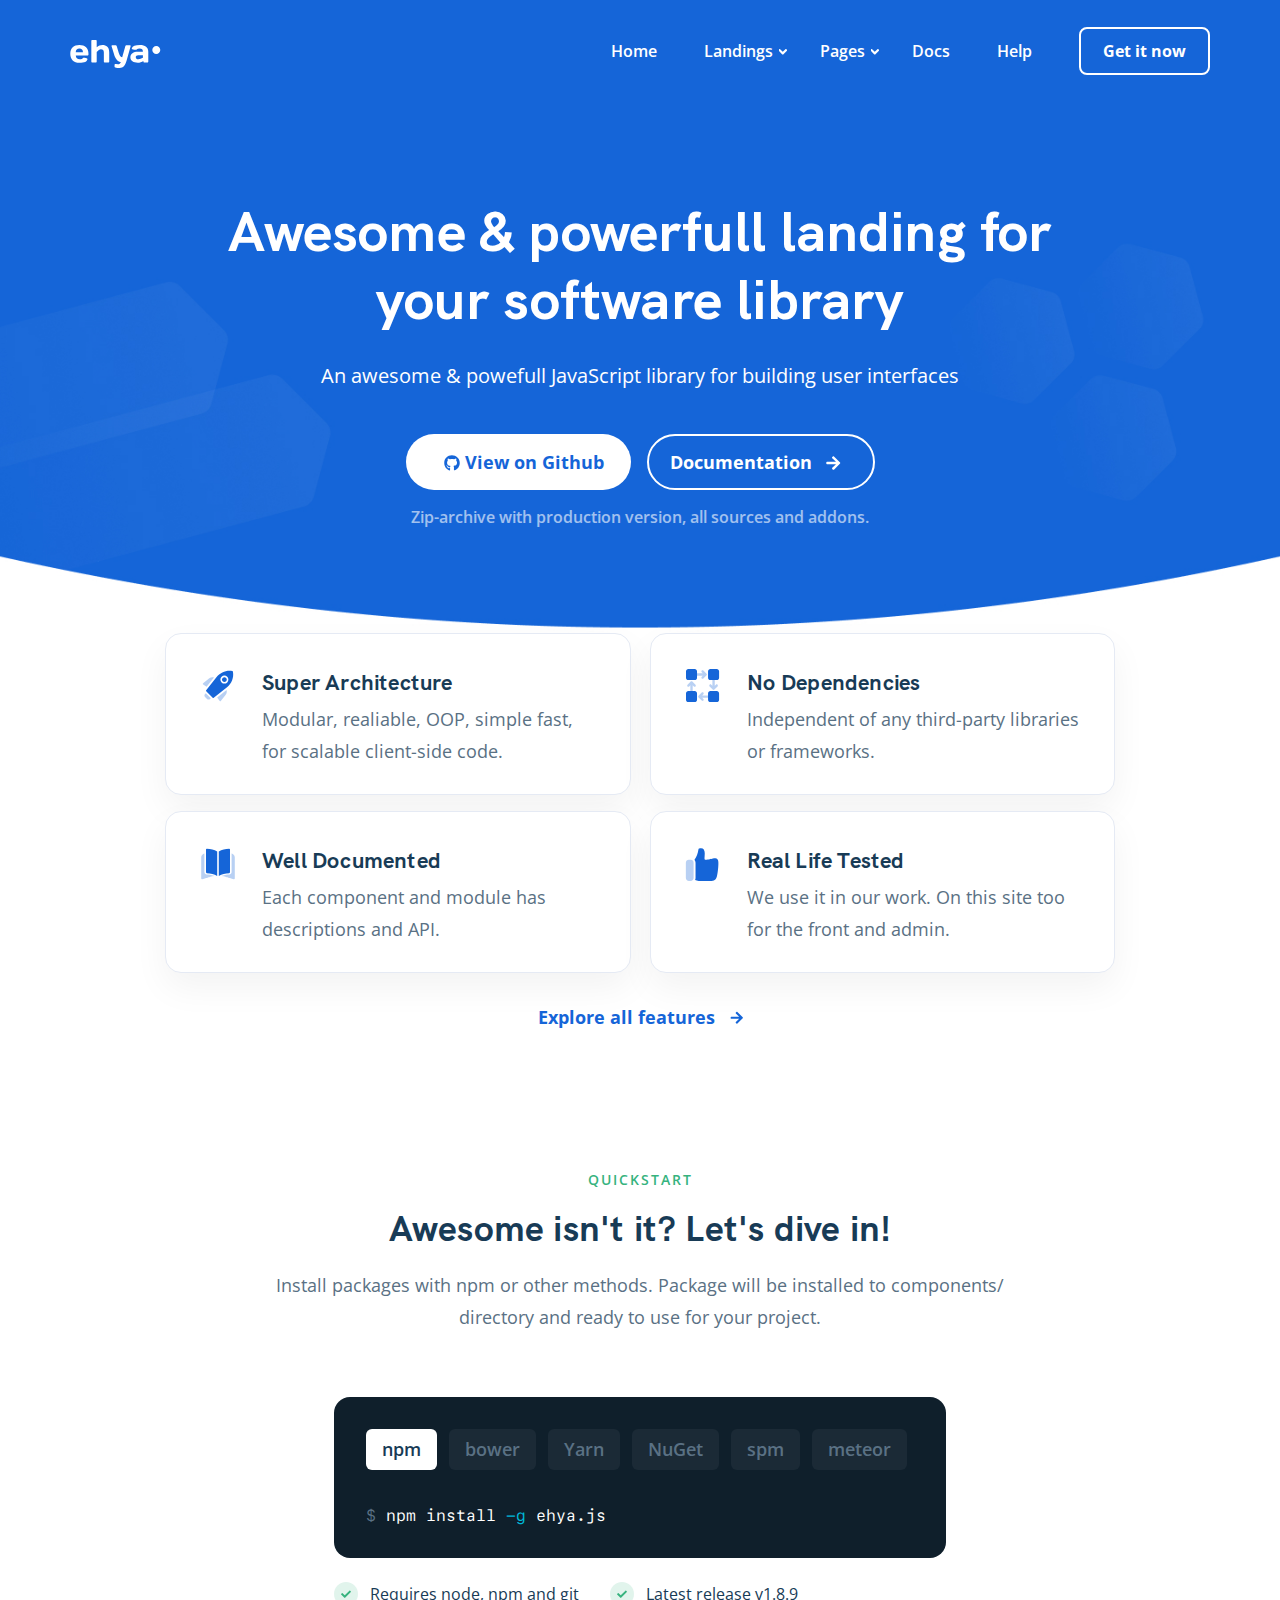
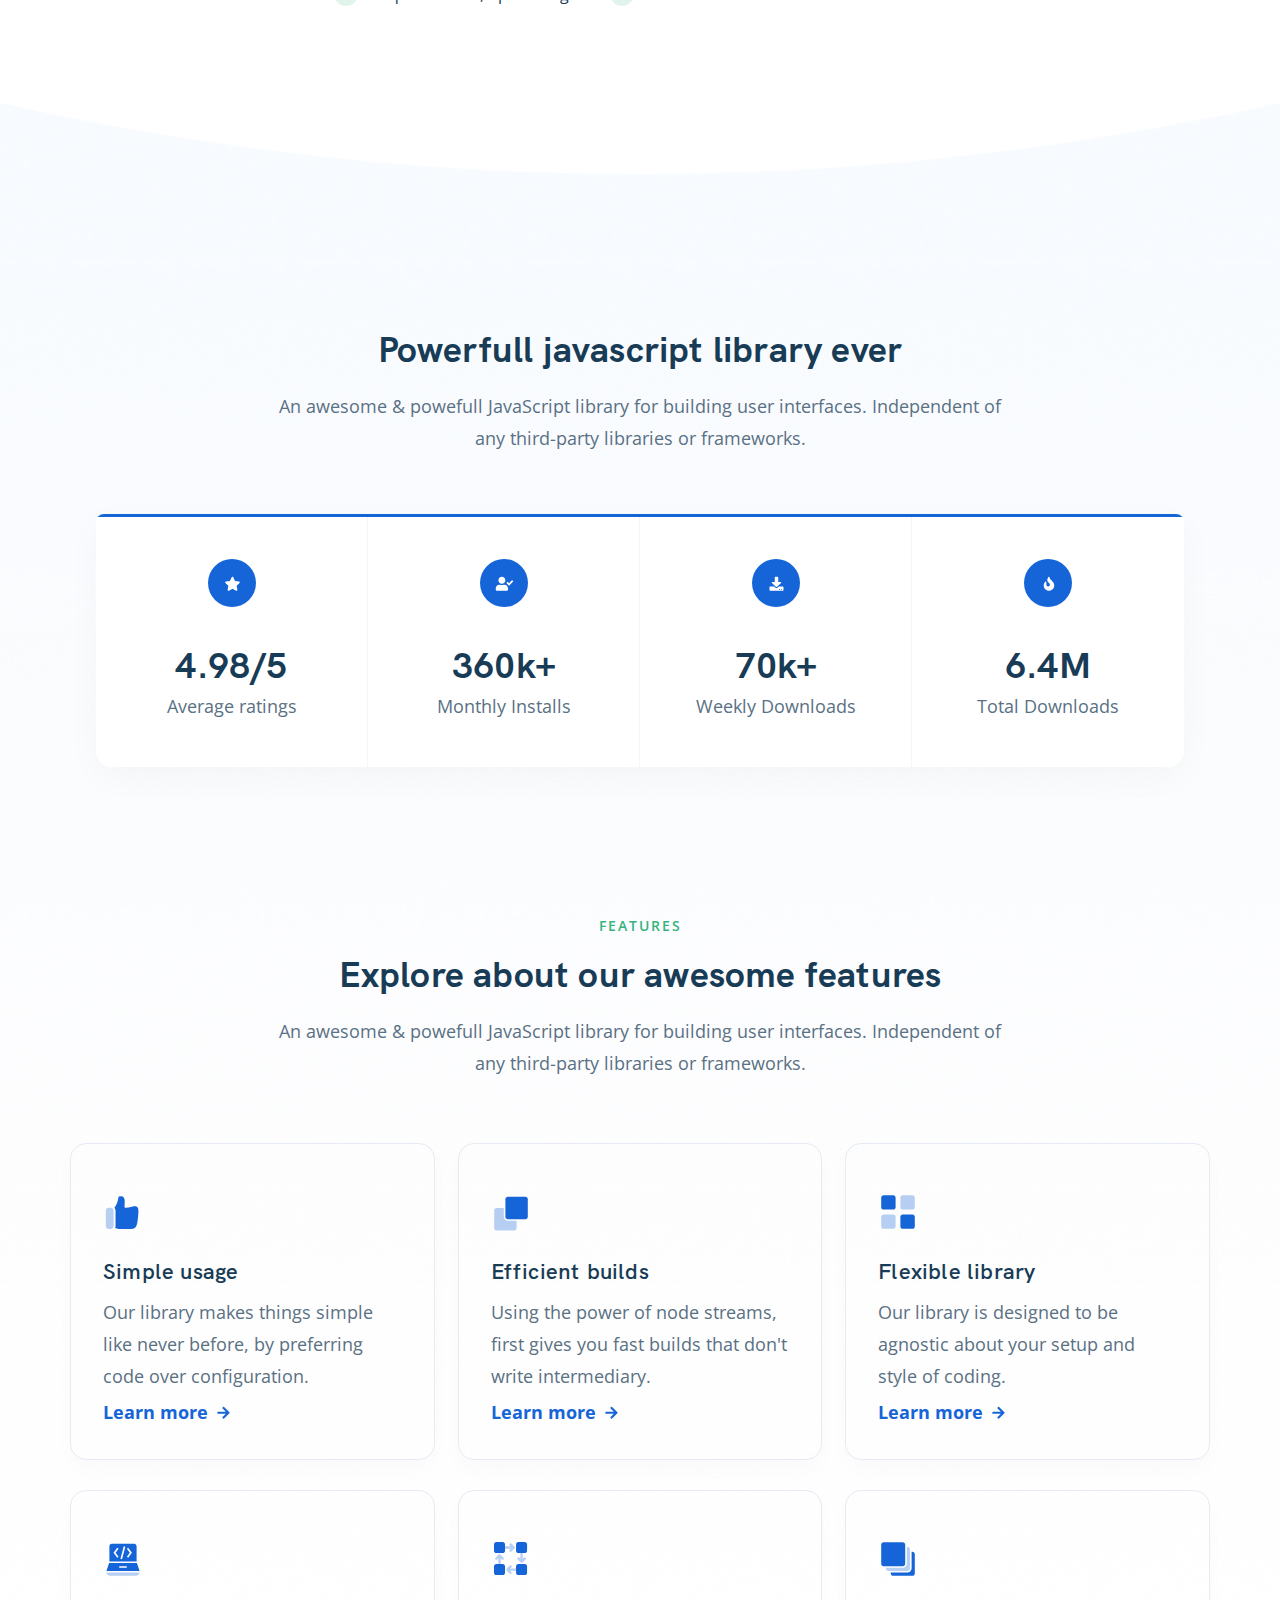
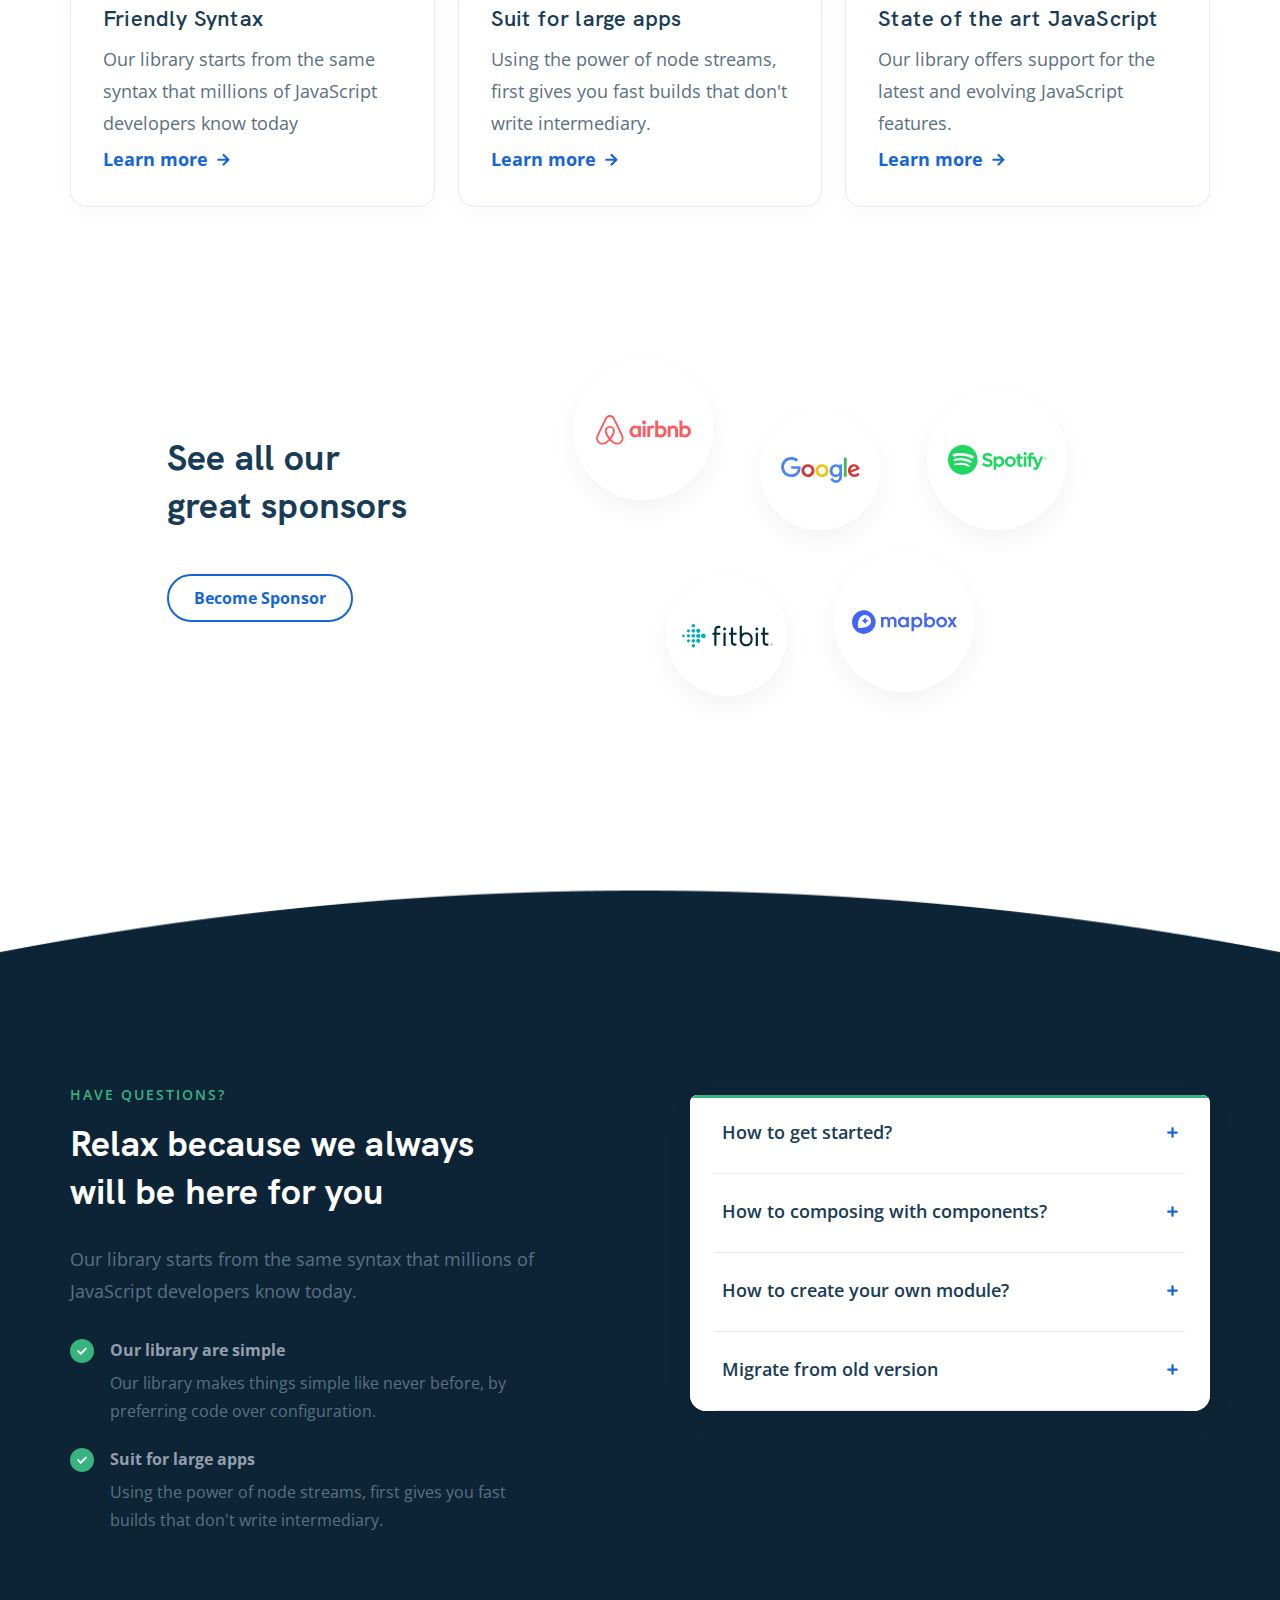
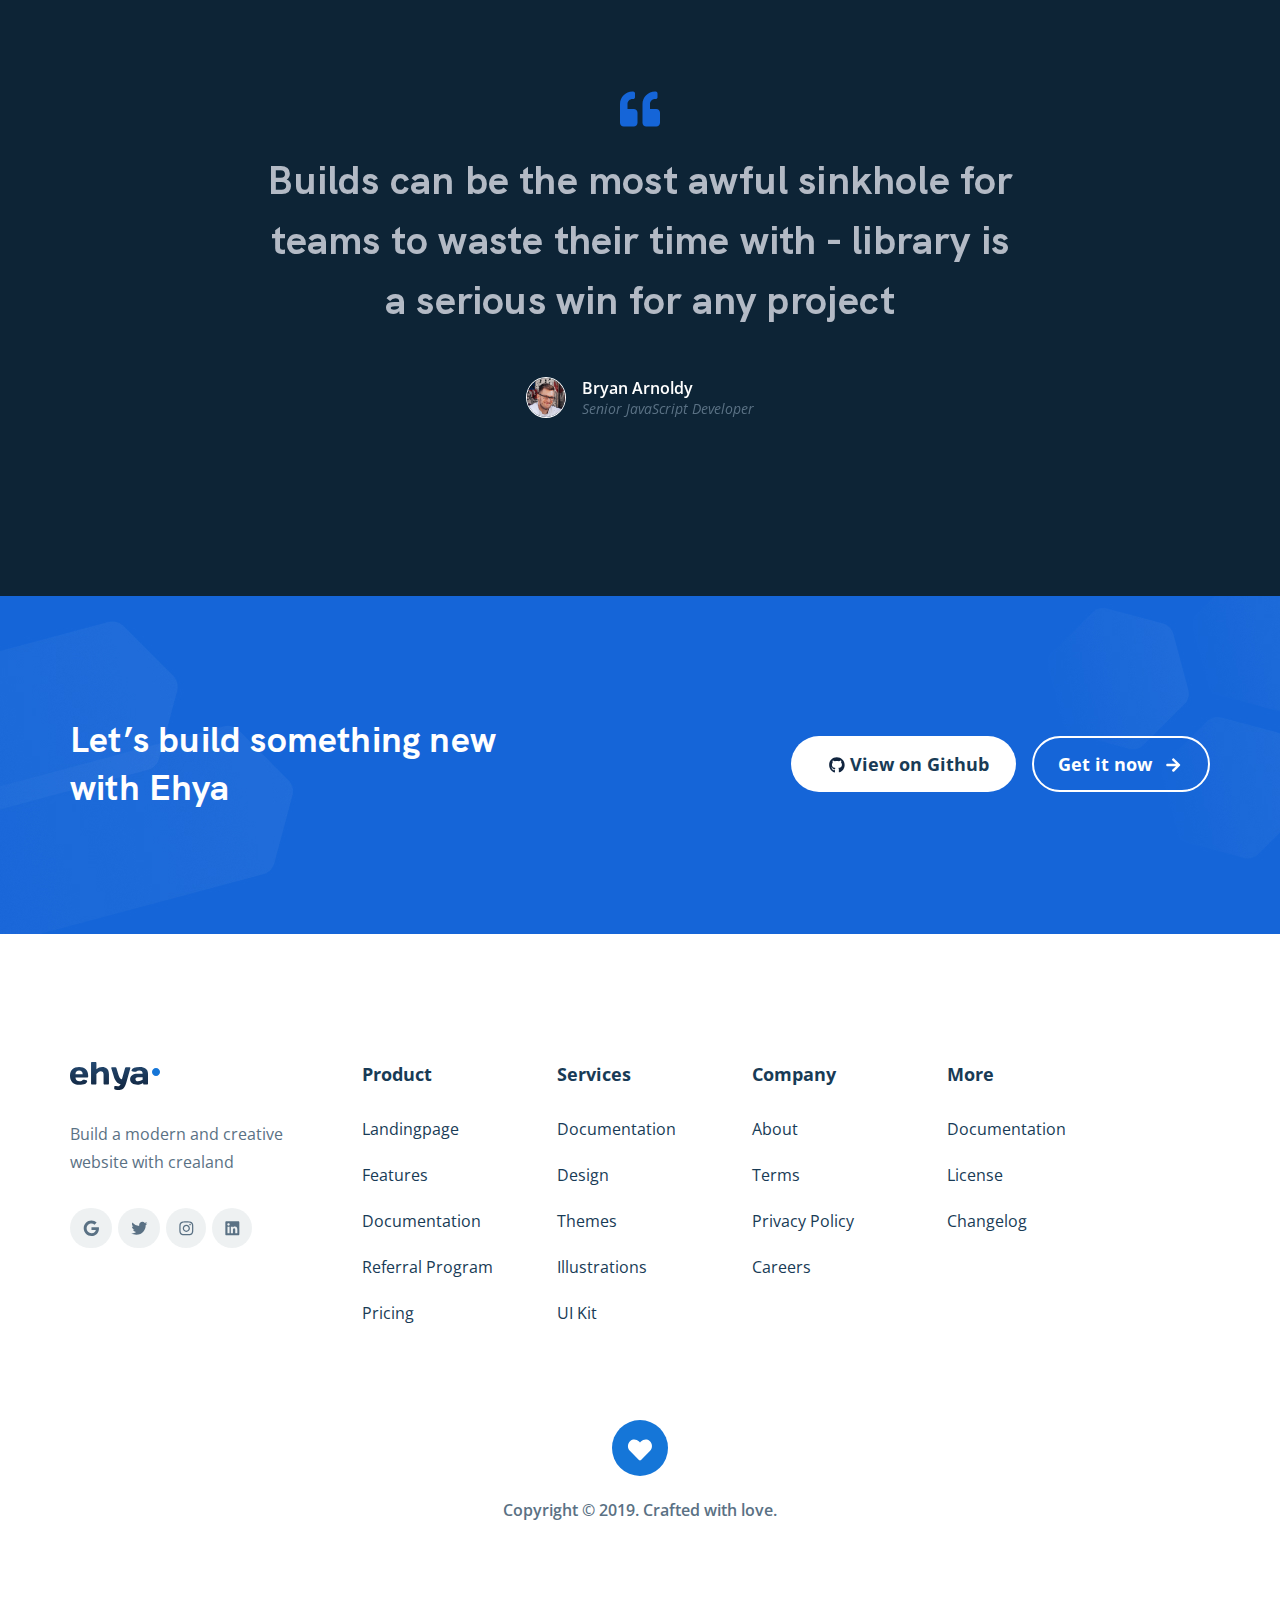
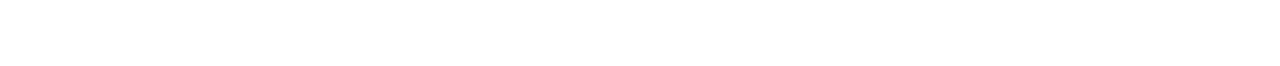
<file: index.html>
<!DOCTYPE html>
<html lang="en">

<head>
	<meta charset="UTF-8">
	<meta name="viewport" content="width=device-width, initial-scale=1.0">
	<link rel="stylesheet" href="css/style.css">
	<link rel="shortcut icon" href="img/favicon.ico" type="image/x-icon">
	<link rel="icon" href="img/favicon.ico" type="image/x-icon">
	<link href="https://fonts.googleapis.com/css2?family=Open+Sans:wght@400;600;700&display=swap" rel="stylesheet">
	<title>Ehya</title>
</head>

<body>
	<div class="hero-bg">
		<header class="header">
			<div class="container">
				<div class="header__body">
					<a href="https://elizaveta-oleynik.ru/ehya/" class="logo-light header__logo logo"><img
							class="logo__img logo-light__img" src="img/logo-light.svg" alt="logo"></a>
					<nav class="menu">
						<ul class="menu__list">
							<li class="menu__item">
								<a href="#" class="menu__link menu__link-light">Home</a>
							</li>

							<li class="menu__item">
								<a href="#" class="menu__link menu__link-light">Landings</a>
								<span class="arrow menu__arrow  menu__arrow_light"></span>
								<!-- /.arrow menu__arrow  menu__arrow_light -->
								<ul class="sub-menu">
									<li class="sub-menu__item">
										<a href="#" class="sub-menu__link">Services</a>
										<span class="arrow sub-menu__arrow"></span> <!-- /.arrow sub-menu__arrow -->
										<ul class="sub-sub-menu">
											<li class="sub-sub-menu__item"><a href="#" class="sub-sub-menu__link">Software Library</a></li>
											<li class="sub-sub-menu__item"><a href="#" class="sub-sub-menu__link">Insurance</a></li>
											<li class="sub-sub-menu__item"><a href="#" class="sub-sub-menu__link">Converence</a></li>
											<li class="sub-sub-menu__item"><a href="#" class="sub-sub-menu__link">Rental</a></li>
										</ul>
										<!-- /.sub-sub-menu -->
									</li>
									<li class="sub-menu__item">
										<a href="#" class="sub-menu__link">Products</a>
										<span class="arrow sub-menu__arrow"></span> <!-- /.arrow sub-menu__arrow -->
										<ul class="sub-sub-menu">
											<li class="sub-sub-menu__item"><a href="#" class="sub-sub-menu__link">Software Library</a></li>
											<li class="sub-sub-menu__item"><a href="#" class="sub-sub-menu__link">Insurance</a></li>
											<li class="sub-sub-menu__item"><a href="#" class="sub-sub-menu__link">Converence</a></li>
											<li class="sub-sub-menu__item"><a href="#" class="sub-sub-menu__link">Rental</a></li>
										</ul>
										<!-- /.sub-sub-menu -->
									</li>
								</ul>
							</li>

							<li class="menu__item">
								<a href="#" class="menu__link menu__link-light">Pages</a>
								<span class="arrow menu__arrow  menu__arrow_light"></span>
								<!-- /.arrow menu__arrow  menu__arrow_light -->
								<ul class="sub-menu">
									<li class="sub-menu__item">
										<a href="#" class="sub-menu__link">Company</a>
										<span class="arrow sub-menu__arrow"></span> <!-- /.arrow sub-menu__arrow -->
										<ul class="sub-sub-menu">
											<li class="sub-sub-menu__item"><a href="#" class="sub-sub-menu__link">Basic</a></li>
											<li class="sub-sub-menu__item"><a href="#" class="sub-sub-menu__link">Right Cover</a></li>
											<li class="sub-sub-menu__item"><a href="#" class="sub-sub-menu__link">Left Cover</a></li>
											<li class="sub-sub-menu__item"><a href="#" class="sub-sub-menu__link">Modal</a></li>
											<li class="sub-sub-menu__item"><a href="#" class="sub-sub-menu__link">Modal with Image</a></li>
											<li class="sub-sub-menu__item"><a href="#" class="sub-sub-menu__link">Illustration</a></li>
										</ul>
										<!-- /.sub-sub-menu -->
									</li>


									<li class="sub-menu__item">
										<a href="#" class="sub-menu__link">Career</a>
										<span class="arrow sub-menu__arrow"></span> <!-- /.arrow sub-menu__arrow -->
										<ul class="sub-sub-menu">
											<li class="sub-sub-menu__item"><a href="#" class="sub-sub-menu__link">Basic</a></li>
											<li class="sub-sub-menu__item"><a href="#" class="sub-sub-menu__link">Right Cover</a></li>
											<li class="sub-sub-menu__item"><a href="#" class="sub-sub-menu__link">Left Cover</a></li>
											<li class="sub-sub-menu__item"><a href="#" class="sub-sub-menu__link">Modal</a></li>
											<li class="sub-sub-menu__item"><a href="#" class="sub-sub-menu__link">Modal with Image</a></li>
											<li class="sub-sub-menu__item"><a href="#" class="sub-sub-menu__link">Illustration</a></li>
										</ul>
										<!-- /.sub-sub-menu -->
									</li>


									<li class="sub-menu__item">
										<a href="#" class="sub-menu__link">Blog</a>
										<span class="arrow sub-menu__arrow"></span> <!-- /.arrow sub-menu__arrow -->
										<ul class="sub-sub-menu">
											<li class="sub-sub-menu__item"><a href="#" class="sub-sub-menu__link">Basic</a></li>
											<li class="sub-sub-menu__item"><a href="#" class="sub-sub-menu__link">Right Cover</a></li>
											<li class="sub-sub-menu__item"><a href="#" class="sub-sub-menu__link">Left Cover</a></li>
											<li class="sub-sub-menu__item"><a href="#" class="sub-sub-menu__link">Modal</a></li>
											<li class="sub-sub-menu__item"><a href="#" class="sub-sub-menu__link">Modal with Image</a></li>
											<li class="sub-sub-menu__item"><a href="#" class="sub-sub-menu__link">Illustration</a></li>
										</ul>
										<!-- /.sub-sub-menu -->
									</li>


									<li class="sub-menu__item">
										<a href="#" class="sub-menu__link">Utility - Sign in</a>
										<span class="arrow sub-menu__arrow"></span> <!-- /.arrow sub-menu__arrow -->
										<ul class="sub-sub-menu">
											<li class="sub-sub-menu__item"><a href="#" class="sub-sub-menu__link">Basic</a></li>
											<li class="sub-sub-menu__item"><a href="#" class="sub-sub-menu__link">Right Cover</a></li>
											<li class="sub-sub-menu__item"><a href="#" class="sub-sub-menu__link">Left Cover</a></li>
											<li class="sub-sub-menu__item"><a href="#" class="sub-sub-menu__link">Modal</a></li>
											<li class="sub-sub-menu__item"><a href="#" class="sub-sub-menu__link">Modal with Image</a></li>
											<li class="sub-sub-menu__item"><a href="#" class="sub-sub-menu__link">Illustration</a></li>
										</ul>
										<!-- /.sub-sub-menu -->
									</li>


									<li class="sub-menu__item">
										<a href="#" class="sub-menu__link">Utility - Sign up</a>
										<span class="arrow sub-menu__arrow"></span> <!-- /.arrow sub-menu__arrow -->
										<ul class="sub-sub-menu">
											<li class="sub-sub-menu__item"><a href="#" class="sub-sub-menu__link">Basic</a></li>
											<li class="sub-sub-menu__item"><a href="#" class="sub-sub-menu__link">Right Cover</a></li>
											<li class="sub-sub-menu__item"><a href="#" class="sub-sub-menu__link">Left Cover</a></li>
											<li class="sub-sub-menu__item"><a href="#" class="sub-sub-menu__link">Modal</a></li>
											<li class="sub-sub-menu__item"><a href="#" class="sub-sub-menu__link">Modal with Image</a></li>
											<li class="sub-sub-menu__item"><a href="#" class="sub-sub-menu__link">Illustration</a></li>
										</ul>
										<!-- /.sub-sub-menu -->
									</li>


									<li class="sub-menu__item">
										<a href="#" class="sub-menu__link">Utility - Password Reset</a>
										<span class="arrow sub-menu__arrow"></span> <!-- /.arrow sub-menu__arrow -->
										<ul class="sub-sub-menu">
											<li class="sub-sub-menu__item"><a href="#" class="sub-sub-menu__link">Basic</a></li>
											<li class="sub-sub-menu__item"><a href="#" class="sub-sub-menu__link">Right Cover</a></li>
											<li class="sub-sub-menu__item"><a href="#" class="sub-sub-menu__link">Left Cover</a></li>
											<li class="sub-sub-menu__item"><a href="#" class="sub-sub-menu__link">Modal</a></li>
											<li class="sub-sub-menu__item"><a href="#" class="sub-sub-menu__link">Modal with Image</a></li>
											<li class="sub-sub-menu__item"><a href="#" class="sub-sub-menu__link">Illustration</a></li>
										</ul>
										<!-- /.sub-sub-menu -->
									</li>


									<li class="sub-menu__item">
										<a href="#" class="sub-menu__link">Utility - Error 404</a>
										<span class="arrow sub-menu__arrow"></span> <!-- /.arrow sub-menu__arrow -->
										<ul class="sub-sub-menu">
											<li class="sub-sub-menu__item"><a href="#" class="sub-sub-menu__link">Basic</a></li>
											<li class="sub-sub-menu__item"><a href="#" class="sub-sub-menu__link">Right Cover</a></li>
											<li class="sub-sub-menu__item"><a href="#" class="sub-sub-menu__link">Left Cover</a></li>
											<li class="sub-sub-menu__item"><a href="#" class="sub-sub-menu__link">Modal</a></li>
											<li class="sub-sub-menu__item"><a href="#" class="sub-sub-menu__link">Modal with Image</a></li>
											<li class="sub-sub-menu__item"><a href="#" class="sub-sub-menu__link">Illustration</a></li>
										</ul>
										<!-- /.sub-sub-menu -->
									</li>

								</ul>
								<!-- /.sub-menu__list -->
							</li>

							<li class="menu__item">
								<a href="#" class="menu__link menu__link-light">Docs</a>
							</li>

							<li class="menu__item">
								<a href="#" class="menu__link menu__link-light menu__link_hidden">Help</a>
							</li>

							<li class="menu__item">
								<a href="#" class="menu__link menu__link-light menu__button-light menu__link-btn"
									data-toggle="modal">Get it now</a>
							</li>

						</ul>
						<!-- /.menu__list -->
						<div class="menu-burger">
							<span class="menu-burger__line"></span>
						</div>
					</nav>
					<!-- /.menu -->
				</div>
				<!-- /.header__body -->
			</div>
			<!-- /.container -->
		</header>

		<section class="hero hero-light">
			<div class="container">
				<div class="hero__content">
					<h1 class="hero__title">Awesome & powerfull landing for your software library</h1>
					<h2 class="hero__subtitle">An awesome & powefull JavaScript library for building user interfaces</h2>

					<div class="hero-buttons">
						<a href="https://github.com/ElizavetaOleynik/ehya" class="hero-buttons__button-colored button-colored">
							<span class="button-colored__text">View on Github</span>
						</a>
						<a href="#" class="hero-buttons__button-transparent button-transparent">
							<span class="button-transparent__text">Documentation</span>
							<img src="img/arrow-left.svg" alt="">
						</a>
					</div>
					<!-- /.hero__buttons -->

					<a href="#" class="hero__archive">Zip-archive with production version, all sources and addons.</a>
					<div class="hero-cards">
						<div class="hero-card">
							<img class="hero-card__img" src="img/icon_rocket.svg" alt="">
							<div class="hero-card__text">
								<h3 class="hero-card__title">Super Architecture</h3>
								<p class="hero-card__desc">Modular, realiable, OOP, simple fast, for scalable client-side code.</p>
							</div>
						</div>
						<!-- /.hero-card -->
						<div class="hero-card">
							<img class="hero-card__img" src="img/icon_workflow.svg" alt="">
							<div class="hero-card__text">
								<h3 class="hero-card__title">No Dependencies</h3>
								<p class="hero-card__desc">Independent of any third-party libraries or frameworks.</p>
							</div>
						</div>
						<!-- /.hero-card -->
						<div class="hero-card">
							<img class="hero-card__img" src="img/icon_opened_file.svg" alt="">
							<div class="hero-card__text">
								<h3 class="hero-card__title">Well Documented</h3>
								<p class="hero-card__desc">Each component and module has descriptions and API.</p>
							</div>
						</div>
						<!-- /.hero-card -->
						<div class="hero-card">
							<img class="hero-card__img" src="img/icon_like.svg" alt="">
							<div class="hero-card__text">
								<h3 class="hero-card__title">Real Life Tested</h3>
								<p class="hero-card__desc">We use it in our work. On this site too for the front and admin.</p>
							</div>
						</div>
						<!-- /.features-card -->
					</div>
					<!-- /.feautures -->
					<a href="#" class="hero__link">
						<span class="hero__link-text">Explore all features</span>
						<img src="img/arrow-right-blue.svg" alt="arrow-right" class="hero__link-img">
					</a>
				</div>
				<!-- /.hero__content -->
			</div>
			<!-- /.container -->
		</section>
		<!-- /.hero -->
	</div>
	<!-- /.hero-bg -->
	<section class="section install">
		<div class="container">
			<div class="install__body">
				<h3 class="section__subtitle install__subtitle">Quickstart</h3>
				<!-- /.section__subtitle install__subtitle -->
				<h2 class="section__title install__title">Awesome isn't it? Let's dive in!</h2>
				<!-- /.section__title install__title -->
				<p class="section__desc install__desc">
					Install packages with npm or other methods. Package will be installed to
					components/ directory and ready to use for your project.
				</p>
				<!-- /.section__desc install__desc -->
				<div class="code-block install__code-block">
					<div class="code-block__buttons">
						<button class="code-block__button btn btn1 active" data-num="1">npm</button>
						<button class="code-block__button btn btn2" data-num="2">bower</button>
						<button class="code-block__button btn btn3" data-num="3">Yarn</button>
						<button class="code-block__button btn btn4" data-num="4">NuGet</button>
						<button class="code-block__button btn btn5" data-num="5">spm</button>
						<button class="code-block__button btn btn6" data-num="6">meteor</button>
					</div>
					<div class="code-block__text active" id="block1">
						<span class="code-block__text_light">$</span> npm install
						<span class="code-block__text_accent">-g</span> ehya.js
					</div>
					<div class="code-block__text" id="block2">
						<span class="code-block__text_light">$</span> npm install
						<span class="code-block__text_accent">-g</span> ehya.js 2
					</div>
					<div class="code-block__text" id="block3"><span class="code-block__text_light">$</span> npm install
						<span class="code-block__text_accent">-g</span> ehya.js 3</div>
					<div class="code-block__text" id="block4"><span class="code-block__text_light">$</span> npm install
						<span class="code-block__text_accent">-g</span> ehya.js 4</div>
					<div class="code-block__text" id="block5"><span class="code-block__text_light">$</span> npm install
						<span class="code-block__text_accent">-g</span> ehya.js 5</div>
					<div class="code-block__text" id="block6"><span class="code-block__text_light">$</span> npm install
						<span class="code-block__text_accent">-g</span> ehya.js 6</div>
					<!-- /.code-block__buttons -->
				</div>
				<!-- /.code install__code-block -->
				<div class="install-opportunities install__opportunities">
					<div class="install-opportunities__item">
						<img class="install-opportunities__img" src="img/done-icon.svg" alt="Icon: done">
						<span class="install-opportunities__text">Requires node, npm and git</span>
					</div>
					<!-- /.install-opportunities__item -->
					<div class="install-opportunities__item">
						<img class="install-opportunities__img" src="img/done-icon.svg" alt="Icon: done">
						<span class="install-opportunities__text">Latest release v1.8.9</span>
					</div>
					<!-- /.install-opportunities__item -->
				</div>
				<!-- /.install__opportunities -->
			</div>
		</div>
		<!-- /.container -->
	</section>
	<!-- /.section install -->
	<div class="sections-bg">
		<section class="section information">
			<div class="container">
				<div class="information__body">
					<h2 class="section__title information__title">Powerfull javascript library ever</h2>
					<!-- /.section__title information__title -->
					<p class="section__desc information__desc">An awesome & powefull JavaScript library for building user
						interfaces.
						Independent of any third-party libraries or frameworks.</p>
					<!-- /.section__desc information__desc -->
					<div class="information__card information-card">
						<div class="information-card__item">
							<div class="information-card__icon">
								<img src="img/star-icon.svg" alt="Icon: feature" class="information-card__img">
							</div>
							<span class="information-card__figures">4.98/5</span>
							<span class="information-card__text">Average ratings</span>
						</div>
						<!-- /.information-card__item -->
						<div class="information-card__item">
							<div class="information-card__icon">
								<img src="img/user-icon.svg" alt="Icon: feature" class="information-card__img">
							</div>
							<span class="information-card__figures">360k+</span>
							<span class="information-card__text">Monthly Installs</span>
						</div>
						<!-- /.information-card__item -->
						<div class="information-card__item">
							<div class="information-card__icon">
								<img src="img/download-icon.svg" alt="Icon: feature" class="information-card__img">
							</div>
							<span class="information-card__figures">70k+</span>
							<span class="information-card__text">Weekly Downloads</span>
						</div>
						<!-- /.information-card__item -->
						<div class="information-card__item">
							<div class="information-card__icon">
								<img src="img/total-icon.svg" alt="Icon: feature" class="information-card__img">
							</div>
							<span class="information-card__figures">6.4M</span>
							<span class="information-card__text">Total Downloads</span>
						</div>
						<!-- /.information-card__item -->
					</div>
					<!-- /.information__card information-card -->
				</div>
				<!-- /.information__body -->
			</div>
			<!-- /.container -->
		</section>
		<!-- /.section information -->

		<section class="section features">
			<div class="container">
				<div class="features__body">
					<h3 class="section__subtitle features__subtitle">Features</h3>
					<!-- /.section__subtitle features__title -->
					<h2 class="section__title features__title">Explore about our awesome features</h2>
					<!-- /.section__title features__title -->
					<p class="section__desc features__desc">An awesome & powefull JavaScript library for building user interfaces.
						Independent of any third-party libraries or frameworks.</p>
					<!-- /.section__desc features__desc -->
					<div class="features__cards features-cards">

						<div class="features-cards__item feature-card">
							<div class="feature-card__icon">
								<img src="img/features-like.svg" alt="Icon: feature" class="feature-card__img">
							</div>
							<h4 class="feature-card__title">Simple usage</h4>
							<p class="feature-card__text">Our library makes things simple like never before, by preferring code over
								configuration.</p>
							<a href="#" class="feature-card__link">
								<span class="feature-card__link-text">Learn more</span>
								<img src="img/arrow-learn.svg" alt="Icon: arrow" class="feature-card__link-img">
							</a>
						</div>
						<!-- /.features-cards__item -->

						<div class="features-cards__item feature-card">
							<div class="feature-card__icon">
								<img src="img/features_substract.svg" alt="Icon: feature" class="feature-card__img">
							</div>
							<h4 class="feature-card__title">Efficient builds</h4>
							<p class="feature-card__text">Using the power of node streams, first gives you fast builds that don't
								write intermediary.</p>
							<a href="#" class="feature-card__link">
								<span class="feature-card__link-text">Learn more</span>
								<img src="img/arrow-learn.svg" alt="Icon: arrow" class="feature-card__link-img">
							</a>
						</div>
						<!-- /.features-cards__item -->

						<div class="features-cards__item feature-card">
							<div class="feature-card__icon">
								<img src="img/features_application.svg" alt="Icon: feature" class="feature-card__img">
							</div>
							<h4 class="feature-card__title">Flexible library</h4>
							<p class="feature-card__text">Our library is designed to be agnostic about your setup and style of coding.
							</p>
							<a href="#" class="feature-card__link">
								<span class="feature-card__link-text">Learn more</span>
								<img src="img/arrow-learn.svg" alt="Icon: arrow" class="feature-card__link-img">
							</a>
						</div>
						<!-- /.features-cards__item -->

						<div class="features-cards__item feature-card">
							<div class="feature-card__icon">
								<img src="img/features-syntax.svg" alt="Icon: feature" class="feature-card__img">
							</div>
							<h4 class="feature-card__title">Friendly Syntax</h4>
							<p class="feature-card__text">Our library starts from the same syntax that millions of JavaScript
								developers know today</p>
							<a href="#" class="feature-card__link">
								<span class="feature-card__link-text">Learn more</span>
								<img src="img/arrow-learn.svg" alt="Icon: arrow" class="feature-card__link-img">
							</a>
						</div>
						<!-- /.features-cards__item -->

						<div class="features-cards__item feature-card">
							<div class="feature-card__icon">
								<img src="img/features-workflow.svg" alt="Icon: feature" class="feature-card__img">
							</div>
							<h4 class="feature-card__title">Suit for large apps</h4>
							<p class="feature-card__text">Using the power of node streams, first gives you fast builds that don't
								write intermediary.</p>
							<a href="#" class="feature-card__link">
								<span class="feature-card__link-text">Learn more</span>
								<img src="img/arrow-learn.svg" alt="Icon: arrow" class="feature-card__link-img">
							</a>
						</div>
						<!-- /.features-cards__item -->

						<div class="features-cards__item feature-card">
							<div class="feature-card__icon">
								<img src="img/features-java.svg" alt="Icon: feature" class="feature-card__img">
							</div>
							<h4 class="feature-card__title">State of the art JavaScript</h4>
							<p class="feature-card__text">Our library offers support for the latest and evolving JavaScript features.
							</p>
							<a href="#" class="feature-card__link">
								<span class="feature-card__link-text">Learn more</span>
								<img src="img/arrow-learn.svg" alt="Icon: arrow" class="feature-card__link-img">
							</a>
						</div>
						<!-- /.features-cards__item -->
					</div>
					<!-- /.features__cards features-cards -->
				</div>
				<!-- /.features__body -->
			</div>
			<!-- /.container -->
		</section>
		<!-- /.section features -->
	</div>

	<section class="sponsors">
		<div class="container">
			<div class="sponsors__body">
				<div class="sponsors__text">
					<h2 class="sponsors__title">See all our great sponsors</h2>
					<button class="sponsors__button" data-toggle="modal">Become Sponsor</button>
				</div>
				<div class="sponsors__images images-block">
					<div class="images-block__item images-block__item--1">
						<img src="img/sponsors-1.svg" alt="" class="sponsors__img">
					</div>
					<div class="images-block__item images-block__item--2">
						<img src="img/sponsors-2.svg" alt="" class="sponsors__img">
					</div>
					<div class="images-block__item images-block__item--3">
						<img src="img/sponsors-3.svg" alt="" class="sponsors__img">
					</div>
					<div class="images-block__item images-block__item--4">
						<img src="img/sponsors-4.svg" alt="" class="sponsors__img">
					</div>
					<div class="images-block__item images-block__item--5">
						<img src="img/sponsors-5.svg" alt="" class="sponsors__img">
					</div>
				</div>
			</div>
			<!-- /.sponsors__body -->
		</div>
		<!-- /.container -->
	</section>
	<!-- /.sponsors -->

	<section class="section faq">
		<div class="container">
			<div class="faq__body">
				<div class="faq__text">
					<h3 class="section__subtitle faq__subtitle">Have questions?</h3>
					<!-- /.faq__subtitle -->
					<h2 class="section__title faq__title">Relax because we always will be here for you</h2>
					<!-- /.section__title faq__title -->
					<p class="section__desc faq__desc">Our library starts from the same syntax that millions of JavaScript
						developers know today.</p>
					<!-- /.section__desc faq__desc -->
					<div class="faq-info">
						<div class="faq-info__item">
							<div class="faq-info__icon"><img src="img/done-icon-2.svg" alt="Icon: done" class="faq-info__img"></div>
							<div class="faq-info__text">
								<h4 class="faq-info__title">Our library are simple</h4>
								<p class="faq-info__desc">Our library makes things simple like never before, by preferring code over
									configuration.</p>
							</div>
							<!-- /.faq-info__text -->
						</div>
						<!-- /.faq-info__item -->
						<div class="faq-info__item">
							<div class="faq-info__icon"><img src="img/done-icon-2.svg" alt="Icon: done" class="faq-info__img"></div>
							<div class="faq-info__text">
								<h4 class="faq-info__title">Suit for large apps</h4>
								<p class="faq-info__desc">Using the power of node streams, first gives you fast builds that don't write
									intermediary.</p>
							</div>
							<!-- /.faq-info__text -->
						</div>
						<!-- /.faq-info__item -->
					</div>
					<!-- /.faq-info -->
				</div>
				<!-- /.faq__text -->
				<div class="faq__accordion accordion">
					<div class="accordion-item">
						<div class="accordion-item__trigger">
							<div class="accordion-item__trigger-name">How to get started?</div>
							<span class="accordion-item__trigger-icon"></span>
						</div>
						<div class="accordion-item__content">An awesome & powefull JavaScript library for building user
							interfaces. Makes things simple like never before, by preferring code over configuration.</div>
					</div>
					<!-- /.accordion-item -->
					<div class="accordion-item">
						<div class="accordion-item__trigger">
							<div class="accordion-item__trigger-name">How to composing with components?</div>
							<span class="accordion-item__trigger-icon"></span>
						</div>
						<div class="accordion-item__content">An awesome & powefull JavaScript library for building user
							interfaces. Makes things simple like never before, by preferring code over configuration.</div>
					</div>
					<!-- /.accordion-item -->
					<div class="accordion-item">
						<div class="accordion-item__trigger">
							<div class="accordion-item__trigger-name">How to create your own module?</div>
							<span class="accordion-item__trigger-icon"></span>
						</div>
						<div class="accordion-item__content">An awesome & powefull JavaScript library for building user
							interfaces. Makes things simple like never before, by preferring code over configuration.</div>
					</div>
					<!-- /.accordion-item -->
					<div class="accordion-item">
						<div class="accordion-item__trigger">
							<div class="accordion-item__trigger-name">Migrate from old version </div>
							<span class="accordion-item__trigger-icon"></span>
						</div>
						<div class="accordion-item__content">An awesome & powefull JavaScript library for building user
							interfaces. Makes things simple like never before, by preferring code over configuration.</div>
					</div>
					<!-- /.accordion-item -->
				</div>
				<!-- /.accordion -->

			</div>
			<!-- /.faq__body -->
			<div class="slider">
				<div class="slider__item">
					<div class="faq__review faq-review">
						<span class="faq-review__quote"></span>
						<p class="faq-review__text">Builds can be the most awful sinkhole for teams to waste their time with -
							library
							is a serious win for any project</p>
						<div class="faq-review__profile">
							<div class="faq-review__avatar"><img src="img/user-avatar.png" alt="User avatar"
									class="faq-review__avatar-img"></div>
							<div class="faq-review__user">
								<span class="faq-review__user-name">Bryan Arnoldy</span>
								<span class="faq-review__user-status">Senior JavaScript Developer</span>
							</div>
						</div>
					</div>
					<!-- /.faq__review -->
				</div>
				<!-- /.slider__item -->
				<div class="slider__item">
					<div class="faq__review faq-review">
						<span class="faq-review__quote"></span>
						<p class="faq-review__text">Builds can be the most awful sinkhole for teams to waste their time with -
							library
							is a serious win for any project</p>
						<div class="faq-review__profile">
							<div class="faq-review__avatar"><img src="img/user-avatar.png" alt="User avatar"
									class="faq-review__avatar-img"></div>
							<div class="faq-review__user">
								<span class="faq-review__user-name">Bryan Arnoldy</span>
								<span class="faq-review__user-status">Senior JavaScript Developer</span>
							</div>
						</div>
					</div>
					<!-- /.faq__review -->
				</div>
				<!-- /.slider__item -->
				<div class="slider__item">
					<div class="faq__review faq-review">
						<span class="faq-review__quote"></span>
						<p class="faq-review__text">Builds can be the most awful sinkhole for teams to waste their time with -
							library
							is a serious win for any project</p>
						<div class="faq-review__profile">
							<div class="faq-review__avatar"><img src="img/user-avatar.png" alt="User avatar"
									class="faq-review__avatar-img"></div>
							<div class="faq-review__user">
								<span class="faq-review__user-name">Bryan Arnoldy</span>
								<span class="faq-review__user-status">Senior JavaScript Developer</span>
							</div>
						</div>
					</div>
					<!-- /.faq__review -->
				</div>
				<!-- /.slider__item -->
			</div>
			<!-- /.slider -->

		</div>
		<!-- /.container -->
	</section>
	<!-- /.faq -->

	<section class="section cta">
		<div class="container">
			<div class="cta__body">
				<h2 class="section__title cta__title">Let’s build something new with Ehya</h2>
				<div class="cta-buttons">
					<a href="https://github.com/ElizavetaOleynik/ehya" class="cta-buttons__button-colored button-colored">View on
						Github</a>
					<a href="#" class="cta-buttons__button-transparent button-transparent" data-toggle="modal">
						<span class="button-transparent__text">Get it now</span>
						<img src="img/arrow-left.svg" alt="">
					</a>
				</div>
			</div>
		</div>
		<!-- /.container -->
	</section>
	<!-- /.section cta -->

	<footer class="footer">
		<div class="container">
			<div class="footer__body">
				<div class="footer__info">
					<a href="https://elizaveta-oleynik.ru/ehya/" class="footer__logo"><img src="img/logo-dark.svg" alt="Logo"
							class="footer__logo-img"></a>
					<h3 class="footer__subtitle">Build a modern and creative website with crealand</h3>
					<div class="footer__social-links social-links">
						<a href="https://www.google.com/" class="social-links__link" target="_blank"><img src="img/google.svg"
								alt="Google" class="social-links__img"></a>
						<a href="https://twitter.com/" class="social-links__link" target="_blank"><img src="img/twitter.svg"
								alt="Twitter" class="social-links__img"></a>
						<a href="https://www.instagram.com/" class="social-links__link" target="_blank"><img src="img/instagram.svg"
								alt="Instagram" class="social-links__img"></a>
						<a href="https://www.linkedin.com/" class="social-links__link" target="_blank"><img src="img/linkdin.svg"
								alt="Linkedin" class="social-links__img"></a>
					</div>
					<!-- /.footer__social-links -->
				</div>
				<!-- /.footer__info -->
				<div class="footer__menu">
					<nav class="footer-menu">
						<div class="footer-menu__wrap">
							<h3 class="footer-menu__title">Product</h3>
							<ul class="footer-menu__list">

								<li class="footer-menu__item"><a href="#" class="footer-menu__link">Landingpage</a></li>
								<li class="footer-menu__item"><a href="#" class="footer-menu__link">Features</a></li>
								<li class="footer-menu__item"><a href="#" class="footer-menu__link">Documentation</a></li>
								<li class="footer-menu__item"><a href="#" class="footer-menu__link">Referral Program</a></li>
								<li class="footer-menu__item"><a href="https://elizaveta-oleynik.ru/ehya/pricing.html"
										class="footer-menu__link">Pricing</a></li>
							</ul>
						</div>
						<!-- /.footer-menu__wrap -->

						<div class="footer-menu__wrap">
							<h3 class="footer-menu__title">Services</h3>
							<ul class="footer-menu__list">

								<li class="footer-menu__item"><a href="#" class="footer-menu__link">Documentation</a></li>
								<li class="footer-menu__item"><a href="#" class="footer-menu__link">Design</a></li>
								<li class="footer-menu__item"><a href="#" class="footer-menu__link">Themes</a></li>
								<li class="footer-menu__item"><a href="#" class="footer-menu__link">Illustrations</a></li>
								<li class="footer-menu__item"><a href="#" class="footer-menu__link">UI Kit</a></li>
							</ul>
						</div>
						<!-- /.footer-menu__wrap -->
						<div class="footer-menu__wrap">
							<h3 class="footer-menu__title">Company</h3>
							<ul class="footer-menu__list">

								<li class="footer-menu__item"><a href="#" class="footer-menu__link">About</a></li>
								<li class="footer-menu__item"><a href="#" class="footer-menu__link">Terms</a></li>
								<li class="footer-menu__item"><a href="#" class="footer-menu__link">Privacy Policy</a></li>
								<li class="footer-menu__item"><a href="#" class="footer-menu__link">Careers</a></li>
							</ul>
						</div>

						<div class="footer-menu__wrap">
							<h3 class="footer-menu__title">More</h3>
							<ul class="footer-menu__list">

								<li class="footer-menu__item"><a href="#" class="footer-menu__link">Documentation</a></li>
								<li class="footer-menu__item"><a href="#" class="footer-menu__link">License</a></li>
								<li class="footer-menu__item"><a href="#" class="footer-menu__link">Changelog</a></li>
							</ul>
						</div>
						<!-- /.footer-menu__wrap -->
					</nav>
				</div>
				<!-- /.footer__menu -->
			</div>
			<!-- /.footer__body -->
			<div class="footer__button">
				<button class="like-button"><img src="img/like.svg" alt="Button: like" class="like-button__img"></button>
				<span class="footer__copyright">Copyright © 2019. Crafted with love.</span>
			</div>
		</div>
		<!-- /.container -->
	</footer>
	<!-- /.footer -->

	<div class="modal">
		<div class="modal__overlay"></div>
		<!-- /.modal__overlay -->
		<div class="modal__dialog">
			<a href="#" class="modal__close"><img src="img/modal-close.svg" alt="Icon: close" class="modal__close-img"></a>

			<h3 class="modal__title">Let’s join us</h3>
			<!-- /.modal__title -->

			<a href="#" class="modal__button modal__link">
				<img class="modal__button-img" src="img/google-button.svg" alt="">
				<span class="modal__button-text">Sign up with Google</span>
			</a>

			<span class="modal__hint">Or, sign up with your email</span>

			<form action="send.php" method="POST" class="modal__form form">

				<span class="input-hint">Your name*</span>
				<input class="input modal__input" type="text" placeholder="Enter name" name="name" required>

				<span class="input-hint">Email address*</span>
				<input class="input modal__input email" type="email" placeholder="Enter email address" name="email" required>

				<span class="input-hint">Password*</span>
				<input class="input modal__input" type="password" placeholder="Enter password" name="password" required>

				<div class="modal__checkbox-wrap">
					<input class="modal__checkbox" type="checkbox" name="testCheckbox">
					<span class="modal__checkbox-text">Agree to terms & conditions</span>
				</div>


				<button class="modal__button form-button" type="submit" name="button" value="sendForm">Sign
					up</button>
				<!-- /.modal__button button -->

				<div class="modal__login">
					<span class="modal__login-span">Already have an account?</span>
					<a href="#" class="modal__login-link">Sign in now</a>
				</div>


			</form>
		</div>
		<!-- /.modal__dialog -->
	</div>
	<!-- /.modal -->

	<script src="js/jquery-3.5.1.min.js"></script>
	<script src="js/slick.min.js"></script>
	<script src="js/jquery.validate.min.js"></script>
	<script src="js/main.js"></script>
</body>


</html>
</file>
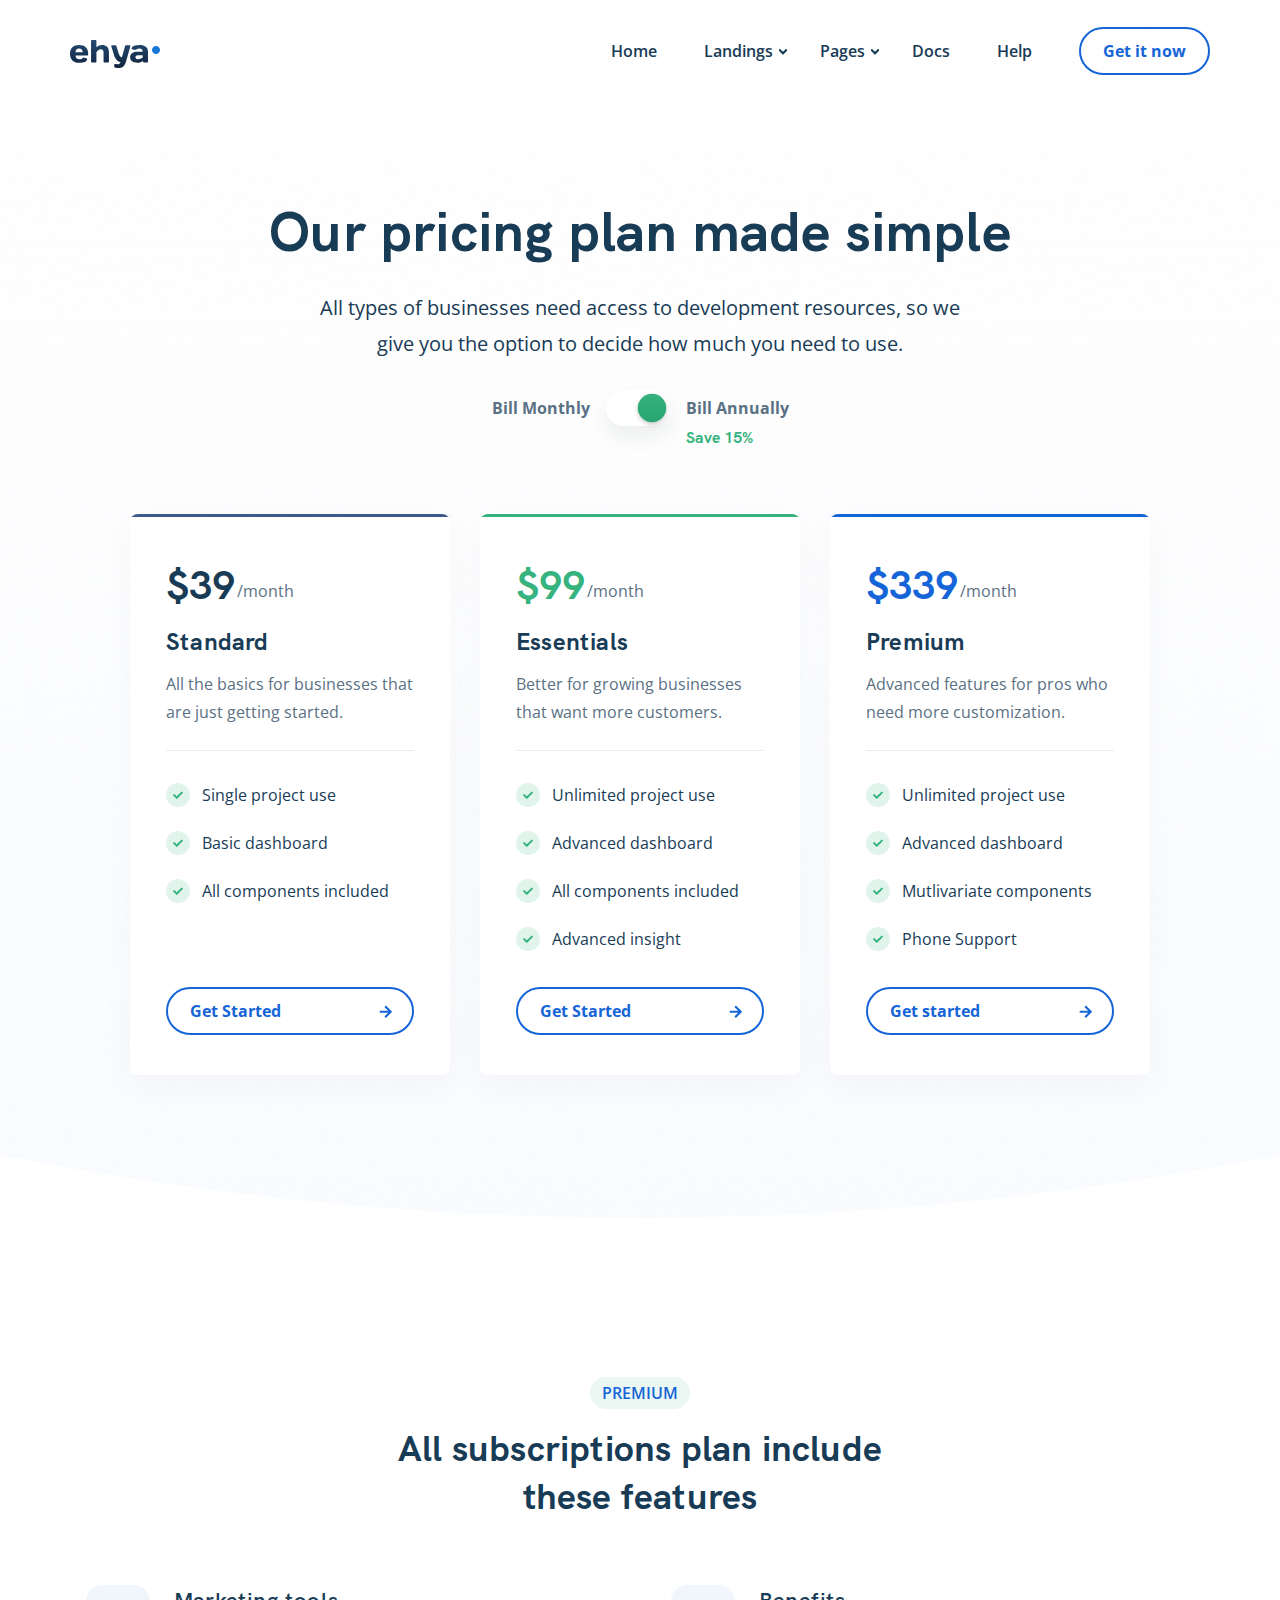
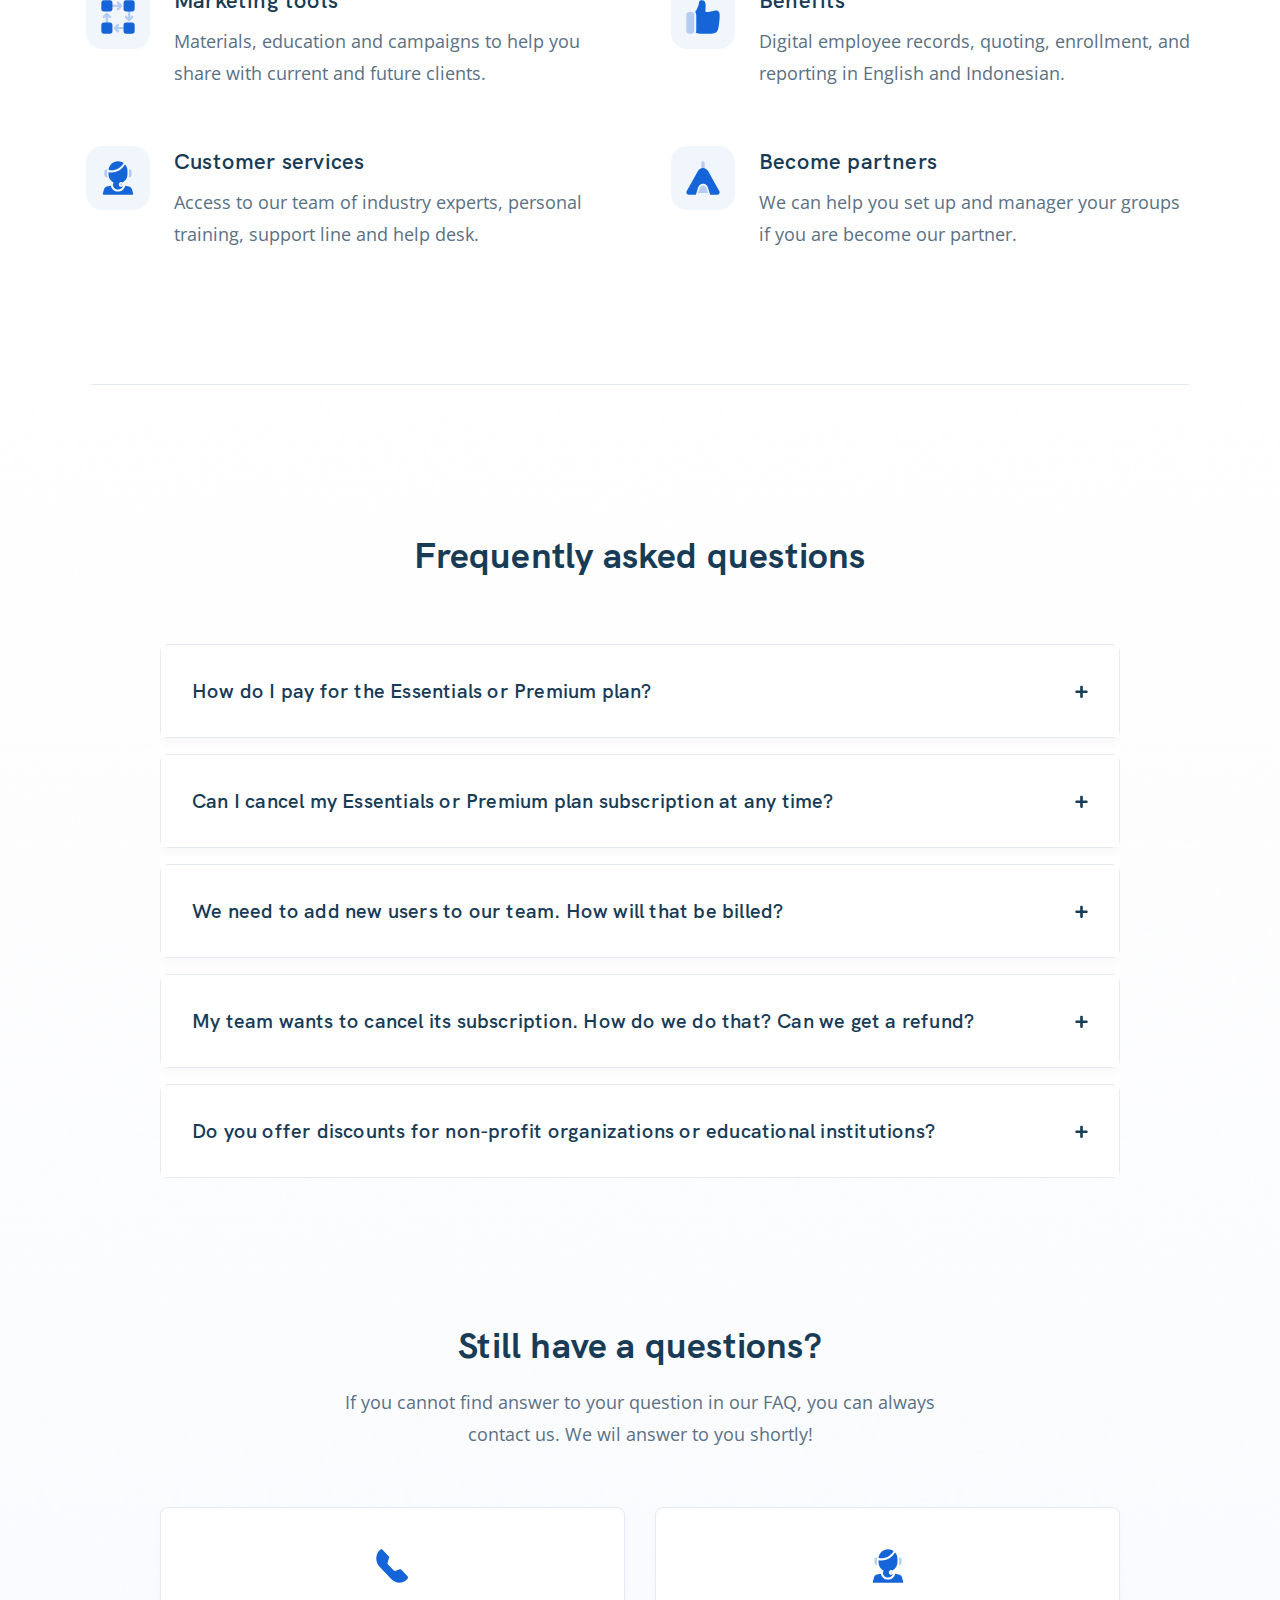
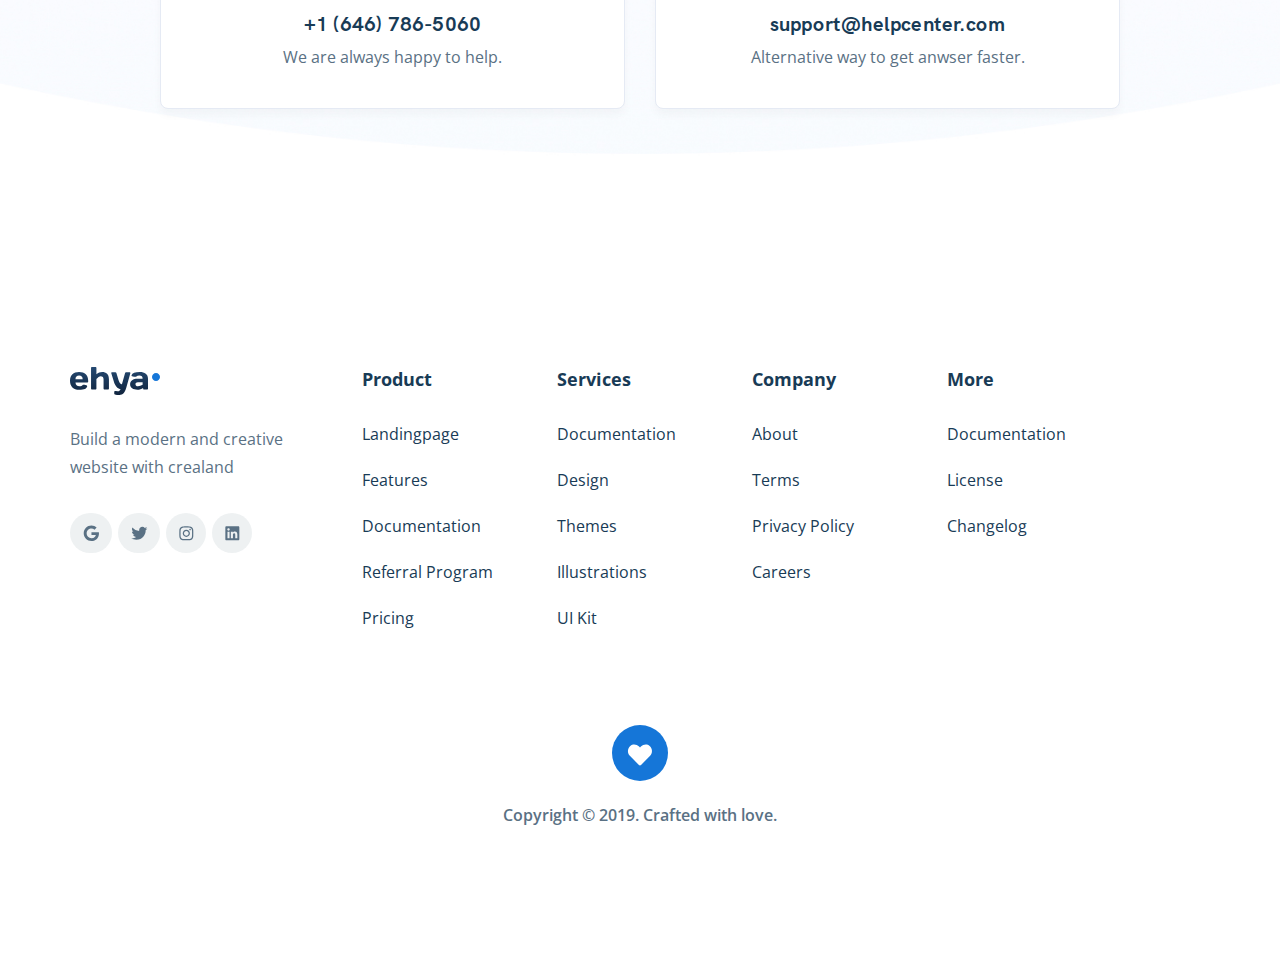
<file: pricing.html>
<!DOCTYPE html>
<html lang="en">

<head>
	<meta charset="UTF-8">
	<meta name="viewport" content="width=device-width, initial-scale=1.0">
	<link rel="stylesheet" href="css/style.css">
	<link rel="shortcut icon" href="img/favicon.ico" type="image/x-icon">
	<link rel="icon" href="img/favicon.ico" type="image/x-icon">
	<link href="https://fonts.googleapis.com/css2?family=Open+Sans:wght@400;600;700&display=swap" rel="stylesheet">
	<title>Ehya Pricing</title>
</head>

<body>
	<div class="pricing-bg">
		<header class="header">
			<div class="container">
				<div class="header__body header__body_dark">
					<a href="https://elizaveta-oleynik.ru/ehya/" class="logo-light header__logo logo"><img
							class="logo__img logo__img_dark" src="img/logo-dark.svg" alt="logo"></a>
					<nav class="menu">
						<ul class="menu__list">
							<li class="menu__item">
								<a href="#" class="menu__link menu__link-dark">Home</a>
							</li>

							<li class="menu__item">
								<a href="#" class="menu__link menu__link-dark">Landings</a>
								<span class="arrow menu__arrow  menu__arrow_dark"></span>
								<!-- /.arrow menu__arrow  menu__arrow_dark -->
								<ul class="sub-menu">
									<li class="sub-menu__item">
										<a href="#" class="sub-menu__link">Services</a>
										<span class="arrow sub-menu__arrow"></span> <!-- /.arrow sub-menu__arrow -->
										<ul class="sub-sub-menu">
											<li class="sub-sub-menu__item"><a href="#" class="sub-sub-menu__link">Software Library</a></li>
											<li class="sub-sub-menu__item"><a href="#" class="sub-sub-menu__link">Insurance</a></li>
											<li class="sub-sub-menu__item"><a href="#" class="sub-sub-menu__link">Converence</a></li>
											<li class="sub-sub-menu__item"><a href="#" class="sub-sub-menu__link">Rental</a></li>
										</ul>
										<!-- /.sub-sub-menu -->
									</li>
									<li class="sub-menu__item">
										<a href="#" class="sub-menu__link">Products</a>
										<span class="arrow sub-menu__arrow"></span> <!-- /.arrow sub-menu__arrow -->
										<ul class="sub-sub-menu">
											<li class="sub-sub-menu__item"><a href="#" class="sub-sub-menu__link">Software Library</a></li>
											<li class="sub-sub-menu__item"><a href="#" class="sub-sub-menu__link">Insurance</a></li>
											<li class="sub-sub-menu__item"><a href="#" class="sub-sub-menu__link">Converence</a></li>
											<li class="sub-sub-menu__item"><a href="#" class="sub-sub-menu__link">Rental</a></li>
										</ul>
										<!-- /.sub-sub-menu -->
									</li>
								</ul>
							</li>

							<li class="menu__item">
								<a href="#" class="menu__link menu__link-dark">Pages</a>
								<span class="arrow menu__arrow  menu__arrow_dark"></span>
								<!-- /.arrow menu__arrow  menu__arrow_dark -->
								<ul class="sub-menu">
									<li class="sub-menu__item">
										<a href="#" class="sub-menu__link">Company</a>
										<span class="arrow sub-menu__arrow"></span> <!-- /.arrow sub-menu__arrow -->
										<ul class="sub-sub-menu">
											<li class="sub-sub-menu__item"><a href="#" class="sub-sub-menu__link">Basic</a></li>
											<li class="sub-sub-menu__item"><a href="#" class="sub-sub-menu__link">Right Cover</a></li>
											<li class="sub-sub-menu__item"><a href="#" class="sub-sub-menu__link">Left Cover</a></li>
											<li class="sub-sub-menu__item"><a href="#" class="sub-sub-menu__link">Modal</a></li>
											<li class="sub-sub-menu__item"><a href="#" class="sub-sub-menu__link">Modal with Image</a></li>
											<li class="sub-sub-menu__item"><a href="#" class="sub-sub-menu__link">Illustration</a></li>
										</ul>
										<!-- /.sub-sub-menu -->
									</li>


									<li class="sub-menu__item">
										<a href="#" class="sub-menu__link">Career</a>
										<span class="arrow sub-menu__arrow"></span> <!-- /.arrow sub-menu__arrow -->
										<ul class="sub-sub-menu">
											<li class="sub-sub-menu__item"><a href="#" class="sub-sub-menu__link">Basic</a></li>
											<li class="sub-sub-menu__item"><a href="#" class="sub-sub-menu__link">Right Cover</a></li>
											<li class="sub-sub-menu__item"><a href="#" class="sub-sub-menu__link">Left Cover</a></li>
											<li class="sub-sub-menu__item"><a href="#" class="sub-sub-menu__link">Modal</a></li>
											<li class="sub-sub-menu__item"><a href="#" class="sub-sub-menu__link">Modal with Image</a></li>
											<li class="sub-sub-menu__item"><a href="#" class="sub-sub-menu__link">Illustration</a></li>
										</ul>
										<!-- /.sub-sub-menu -->
									</li>


									<li class="sub-menu__item">
										<a href="#" class="sub-menu__link">Blog</a>
										<span class="arrow sub-menu__arrow"></span> <!-- /.arrow sub-menu__arrow -->
										<ul class="sub-sub-menu">
											<li class="sub-sub-menu__item"><a href="#" class="sub-sub-menu__link">Basic</a></li>
											<li class="sub-sub-menu__item"><a href="#" class="sub-sub-menu__link">Right Cover</a></li>
											<li class="sub-sub-menu__item"><a href="#" class="sub-sub-menu__link">Left Cover</a></li>
											<li class="sub-sub-menu__item"><a href="#" class="sub-sub-menu__link">Modal</a></li>
											<li class="sub-sub-menu__item"><a href="#" class="sub-sub-menu__link">Modal with Image</a></li>
											<li class="sub-sub-menu__item"><a href="#" class="sub-sub-menu__link">Illustration</a></li>
										</ul>
										<!-- /.sub-sub-menu -->
									</li>


									<li class="sub-menu__item">
										<a href="#" class="sub-menu__link">Utility - Sign in</a>
										<span class="arrow sub-menu__arrow"></span> <!-- /.arrow sub-menu__arrow -->
										<ul class="sub-sub-menu">
											<li class="sub-sub-menu__item"><a href="#" class="sub-sub-menu__link">Basic</a></li>
											<li class="sub-sub-menu__item"><a href="#" class="sub-sub-menu__link">Right Cover</a></li>
											<li class="sub-sub-menu__item"><a href="#" class="sub-sub-menu__link">Left Cover</a></li>
											<li class="sub-sub-menu__item"><a href="#" class="sub-sub-menu__link">Modal</a></li>
											<li class="sub-sub-menu__item"><a href="#" class="sub-sub-menu__link">Modal with Image</a></li>
											<li class="sub-sub-menu__item"><a href="#" class="sub-sub-menu__link">Illustration</a></li>
										</ul>
										<!-- /.sub-sub-menu -->
									</li>


									<li class="sub-menu__item">
										<a href="#" class="sub-menu__link">Utility - Sign up</a>
										<span class="arrow sub-menu__arrow"></span> <!-- /.arrow sub-menu__arrow -->
										<ul class="sub-sub-menu">
											<li class="sub-sub-menu__item"><a href="#" class="sub-sub-menu__link">Basic</a></li>
											<li class="sub-sub-menu__item"><a href="#" class="sub-sub-menu__link">Right Cover</a></li>
											<li class="sub-sub-menu__item"><a href="#" class="sub-sub-menu__link">Left Cover</a></li>
											<li class="sub-sub-menu__item"><a href="#" class="sub-sub-menu__link">Modal</a></li>
											<li class="sub-sub-menu__item"><a href="#" class="sub-sub-menu__link">Modal with Image</a></li>
											<li class="sub-sub-menu__item"><a href="#" class="sub-sub-menu__link">Illustration</a></li>
										</ul>
										<!-- /.sub-sub-menu -->
									</li>


									<li class="sub-menu__item">
										<a href="#" class="sub-menu__link">Utility - Password Reset</a>
										<span class="arrow sub-menu__arrow"></span> <!-- /.arrow sub-menu__arrow -->
										<ul class="sub-sub-menu">
											<li class="sub-sub-menu__item"><a href="#" class="sub-sub-menu__link">Basic</a></li>
											<li class="sub-sub-menu__item"><a href="#" class="sub-sub-menu__link">Right Cover</a></li>
											<li class="sub-sub-menu__item"><a href="#" class="sub-sub-menu__link">Left Cover</a></li>
											<li class="sub-sub-menu__item"><a href="#" class="sub-sub-menu__link">Modal</a></li>
											<li class="sub-sub-menu__item"><a href="#" class="sub-sub-menu__link">Modal with Image</a></li>
											<li class="sub-sub-menu__item"><a href="#" class="sub-sub-menu__link">Illustration</a></li>
										</ul>
										<!-- /.sub-sub-menu -->
									</li>


									<li class="sub-menu__item">
										<a href="#" class="sub-menu__link">Utility - Error 404</a>
										<span class="arrow sub-menu__arrow"></span> <!-- /.arrow sub-menu__arrow -->
										<ul class="sub-sub-menu">
											<li class="sub-sub-menu__item"><a href="#" class="sub-sub-menu__link">Basic</a></li>
											<li class="sub-sub-menu__item"><a href="#" class="sub-sub-menu__link">Right Cover</a></li>
											<li class="sub-sub-menu__item"><a href="#" class="sub-sub-menu__link">Left Cover</a></li>
											<li class="sub-sub-menu__item"><a href="#" class="sub-sub-menu__link">Modal</a></li>
											<li class="sub-sub-menu__item"><a href="#" class="sub-sub-menu__link">Modal with Image</a></li>
											<li class="sub-sub-menu__item"><a href="#" class="sub-sub-menu__link">Illustration</a></li>
										</ul>
										<!-- /.sub-sub-menu -->
									</li>

								</ul>
								<!-- /.sub-menu -->
							</li>

							<li class="menu__item">
								<a href="#" class="menu__link menu__link-dark">Docs</a>
							</li>

							<li class="menu__item">
								<a href="#" class="menu__link menu__link-dark">Help</a>
							</li>

							<li class="menu__item" data-toggle="modal">
								<a href="#" class="menu__link menu__link-dark menu__button-dark" data-toggle="modal">Get it now</a>
							</li>

						</ul>
						<!-- /.menu__list -->
						<div class="menu-burger menu-burger_dark">
							<span class="menu-burger__line menu-burger__line_dark"></span>
						</div>
					</nav>
					<!-- /.menu -->
				</div>
				<!-- /.header__body -->
			</div>
			<!-- /.container -->
		</header>
		<section class="hero pricing">
			<div class="container">
				<div class="hero__content">
					<h1 class="hero__title hero__title_dark">Our pricing plan made simple</h1>
					<h2 class="hero__subtitle hero__subtitle_dark">All types of businesses need access to development resources,
						so
						we give you the option to decide how much you need to use.
					</h2>
					<div class="switch">
						<div class="switch__text switch__text_left">
							Bill Monthly
						</div>
						<input class="switch__input" type="checkbox">
						<div class="switch__text switch__text_right">
							Bill Annually
							<span class="switch__text-sale">Save 15%</span>
						</div>
					</div>
					<div class="pricing-cards">
						<div class="pricing-card pricing-card_standart">
							<div class="pricing-card__inner">
								<div class="pricing-card__price">
									<span class="pricing-card__cost pricing-card__cost_standart pricing-card__cost_1">$39</span>
									<span class="pricing-card__cost pricing-card__cost_standart pricing-card__cost_2">$45.99</span>
									<span class="pricing-card__span pricing-card__span">/month</span>
								</div>
								<h3 class="pricing-card__title">Standard</h3>
								<p class="pricing-card__desc">All the basics for businesses that are just getting started.</p>
								<span class="pricing-card__line"></span>

								<div class="pricing-card__features card-features card-features_desctop">
									<div class="card-features__item">
										<img src="img/done-icon.svg" alt="icon: done" class="card-features__img">
										<span class="card-features__text">Single project use</span>
									</div>
									<div class="card-features__item">
										<img src="img/done-icon.svg" alt="icon: done" class="card-features__img">
										<span class="card-features__text">Basic dashboard</span>
									</div>
									<div class="card-features__item">
										<img src="img/done-icon.svg" alt="icon: done" class="card-features__img">
										<span class="card-features__text">All components included</span>
									</div>
								</div>

								<button class="pricing-card__button" data-toggle="modal">
									<span class="pricing-card__button-text">Get Started</span>
									<span class="pricing-card__button-arrow"></span>
								</button>
							</div>

							<div class="pricing-card__features card-features card-features_mobile">
								<div class="card-features__item">
									<img src="img/done-icon.svg" alt="icon: done" class="card-features__img">
									<span class="card-features__text">Single project use</span>
								</div>
								<div class="card-features__item">
									<img src="img/done-icon.svg" alt="icon: done" class="card-features__img">
									<span class="card-features__text">Basic dashboard</span>
								</div>
								<div class="card-features__item">
									<img src="img/done-icon.svg" alt="icon: done" class="card-features__img">
									<span class="card-features__text">All components included</span>
								</div>
							</div>
						</div>
						<div class="pricing-card pricing-card_essentials">
							<div class="pricing-card__inner">
								<div class="pricing-card__price">
									<span class="pricing-card__cost pricing-card__cost_essentials pricing-card__cost_1">$99</span>
									<span class="pricing-card__cost pricing-card__cost_essentials pricing-card__cost_2">$115.99</span>
									<span class="pricing-card__span pricing-card__span">/month</span>
								</div>
								<h3 class="pricing-card__title">Essentials</h3>
								<p class="pricing-card__desc">Better for growing businesses that want more customers.</p>
								<span class="pricing-card__line"></span>

								<div class="pricing-card__features card-features card-features_desctop">
									<div class="card-features__item">
										<img src="img/done-icon.svg" alt="icon: done" class="card-features__img">
										<span class="card-features__text">Unlimited project use</span>
									</div>
									<div class="card-features__item">
										<img src="img/done-icon.svg" alt="icon: done" class="card-features__img">
										<span class="card-features__text">Advanced dashboard</span>
									</div>
									<div class="card-features__item">
										<img src="img/done-icon.svg" alt="icon: done" class="card-features__img">
										<span class="card-features__text">All components included</span>
									</div>
									<div class="card-features__item">
										<img src="img/done-icon.svg" alt="icon: done" class="card-features__img">
										<span class="card-features__text">Advanced insight</span>
									</div>
								</div>

								<button class="pricing-card__button" data-toggle="modal">
									<span class="pricing-card__button-text">Get Started</span>
									<span class="pricing-card__button-arrow"></span>
								</button>
							</div>

							<div class="pricing-card__features card-features card-features_mobile">
								<div class="card-features__item">
									<img src="img/done-icon.svg" alt="icon: done" class="card-features__img">
									<span class="card-features__text">Unlimited project use</span>
								</div>
								<div class="card-features__item">
									<img src="img/done-icon.svg" alt="icon: done" class="card-features__img">
									<span class="card-features__text">Advanced dashboard</span>
								</div>
								<div class="card-features__item">
									<img src="img/done-icon.svg" alt="icon: done" class="card-features__img">
									<span class="card-features__text">All components included</span>
								</div>
								<div class="card-features__item">
									<img src="img/done-icon.svg" alt="icon: done" class="card-features__img">
									<span class="card-features__text">Advanced insight</span>
								</div>
							</div>
						</div>
						<div class="pricing-card pricing-card_premium">
							<div class="pricing-card__inner">
								<div class="pricing-card__price">
									<span class="pricing-card__cost pricing-card__cost_premium pricing-card__cost_1">$339</span>
									<span class="pricing-card__cost pricing-card__cost_premium pricing-card__cost_2">$399.99</span>
									<span class="pricing-card__span pricing-card__span">/month</span>
								</div>
								<h3 class="pricing-card__title">Premium</h3>
								<p class="pricing-card__desc">Advanced features for pros who need more customization.</p>
								<span class="pricing-card__line"></span>

								<div class="pricing-card__features card-features card-features_desctop">
									<div class="card-features__item">
										<img src="img/done-icon.svg" alt="icon: done" class="card-features__img">
										<span class="card-features__text">Unlimited project use</span>
									</div>
									<div class="card-features__item">
										<img src="img/done-icon.svg" alt="icon: done" class="card-features__img">
										<span class="card-features__text">Advanced dashboard</span>
									</div>
									<div class="card-features__item">
										<img src="img/done-icon.svg" alt="icon: done" class="card-features__img">
										<span class="card-features__text">Mutlivariate components</span>
									</div>
									<div class="card-features__item">
										<img src="img/done-icon.svg" alt="icon: done" class="card-features__img">
										<span class="card-features__text">Phone Support</span>
									</div>
								</div>
								<button class="pricing-card__button" data-toggle="modal">
									<span class="pricing-card__button-text">Get started</span>
									<span class="pricing-card__button-arrow"></span>
								</button>
							</div>

							<div class="pricing-card__features card-features card-features_mobile">
								<div class="card-features__item">
									<img src="img/done-icon.svg" alt="icon: done" class="card-features__img">
									<span class="card-features__text">Unlimited project use</span>
								</div>
								<div class="card-features__item">
									<img src="img/done-icon.svg" alt="icon: done" class="card-features__img">
									<span class="card-features__text">Advanced dashboard</span>
								</div>
								<div class="card-features__item">
									<img src="img/done-icon.svg" alt="icon: done" class="card-features__img">
									<span class="card-features__text">Mutlivariate components</span>
								</div>
								<div class="card-features__item">
									<img src="img/done-icon.svg" alt="icon: done" class="card-features__img">
									<span class="card-features__text">Phone Support</span>
								</div>
							</div>
						</div>

					</div>
				</div>
				<!-- /.pricing__cards -->
			</div>
		</section>
	</div>
	<section class="features-pricing">
		<div class="container">
			<div class="features-pricing__body">
				<h3 class="features-pricing__subtitle">Premium</h3>
				<h2 class="features-pricing__title">All subscriptions plan include these features</h2>
				<p class="features-pricing__desc">We are self-service data analytics software that lets you create visually
					appealing data visualizations and insightful dashboards in minutes.</p>
				<div class="features-pricing__cards">
					<div class="features-pricing__card">
						<div class="features-pricing__card-icon"><img src="img/features-pricing-1.svg" alt="Icon: marketing"
								class="features-pricing__card-img"></div>
						<div class="features-pricing__card-text">
							<h4 class="features-pricing__card-title">Marketing tools</h4>
							<p class="features-pricing__card-desc">Materials, education and campaigns to help you share with current
								and future clients.</p>
						</div>
						<!-- /.features-pricing__card-text -->
					</div>
					<!-- /.features-pricing__card -->
					<div class="features-pricing__card">
						<div class="features-pricing__card-icon"><img src="img/features-pricing-2.svg" alt="Icon: marketing"
								class="features-pricing__card-img"></div>
						<div class="features-pricing__card-text">
							<h4 class="features-pricing__card-title">Benefits</h4>
							<p class="features-pricing__card-desc">Digital employee records, quoting, enrollment, and reporting in
								English and Indonesian.</p>
						</div>
						<!-- /.features-pricing__card-text -->
					</div>
					<!-- /.features-pricing__card -->
					<div class="features-pricing__card">
						<div class="features-pricing__card-icon"><img src="img/features-pricing-3.svg" alt="Icon: marketing"
								class="features-pricing__card-img"></div>
						<div class="features-pricing__card-text">
							<h4 class="features-pricing__card-title">Customer services</h4>
							<p class="features-pricing__card-desc">Access to our team of industry experts, personal training,
								support line and help desk.</p>
						</div>
						<!-- /.features-pricing__card-text -->
					</div>
					<!-- /.features-pricing__card -->
					<div class="features-pricing__card">
						<div class="features-pricing__card-icon"><img src="img/features-pricing-4.svg" alt="Icon: marketing"
								class="features-pricing__card-img"></div>
						<div class="features-pricing__card-text">
							<h4 class="features-pricing__card-title">Become partners</h4>
							<p class="features-pricing__card-desc">We can help you set up and manager your groups if you are become
								our partner.</p>
						</div>
						<!-- /.features-pricing__card-text -->
					</div>
					<!-- /.features-pricing__card -->
				</div>
				<!-- /.features-pricing__cards -->
			</div>
			<!-- /.features-pricing__body -->
		</div>
		<!-- /.container -->
	</section>
	<!-- /.features-pricing -->
	<section class="faq-pricing">
		<div class="container">
			<div class="faq-pricing__body">
				<h2 class="faq-pricing__title">Frequently asked questions</h2>
				<div class="accordion-pricing">
					<div class="accordion-pricing__item">
						<div class="accordion-pricing__trigger">
							<div class="accordion-pricing__trigger-name">How do I pay for the Essentials or Premium plan?</div>
							<span class="accordion-pricing__trigger-icon"></span>
						</div>
						<div class="accordion-pricing__content">You can pay with a credit card or via net banking (if you’re in
							United States). We will renew your subscription automatically at the end of every billing cycle.</div>
					</div>
					<!-- /.accordion-pricing-item -->
					<div class="accordion-pricing__item">
						<div class="accordion-pricing__trigger">
							<div class="accordion-pricing__trigger-name">Can I cancel my Essentials or Premium plan subscription at
								any time?</div>
							<span class="accordion-pricing__trigger-icon"></span>
						</div>
						<div class="accordion-pricing__content">You can pay with a credit card or via net banking (if you’re in
							United States). We will renew your subscription automatically at the end of every billing cycle.</div>
					</div>
					<!-- /.accordion-pricing-item -->
					<div class="accordion-pricing__item">
						<div class="accordion-pricing__trigger">
							<div class="accordion-pricing__trigger-name">We need to add new users to our team. How will that be
								billed?</div>
							<span class="accordion-pricing__trigger-icon"></span>
						</div>
						<div class="accordion-pricing__content">You can pay with a credit card or via net banking (if you’re in
							United States). We will renew your subscription automatically at the end of every billing cycle.</div>
					</div>
					<!-- /.accordion-pricing-item -->
					<div class="accordion-pricing__item">
						<div class="accordion-pricing__trigger">
							<div class="accordion-pricing__trigger-name">My team wants to cancel its subscription. How do we do that?
								Can we get a refund?</div>
							<span class="accordion-pricing__trigger-icon"></span>
						</div>
						<div class="accordion-pricing__content">You can pay with a credit card or via net banking (if you’re in
							United States). We will renew your subscription automatically at the end of every billing cycle.</div>
					</div>
					<!-- /.accordion-pricing-item -->
					<div class="accordion-pricing__item">
						<div class="accordion-pricing__trigger">
							<div class="accordion-pricing__trigger-name">Do you offer discounts for non-profit organizations or
								educational institutions?</div>
							<span class="accordion-pricing__trigger-icon"></span>
						</div>
						<div class="accordion-pricing__content">You can pay with a credit card or via net banking (if you’re in
							United States). We will renew your subscription automatically at the end of every billing cycle.</div>
					</div>
					<!-- /.accordion-pricing-item -->
				</div>
				<!-- /.accordion-pricing -->
				<h2 class="faq-pricing__title faq-pricing__title_questions">Still have a questions?</h2>
				<h3 class="faq-pricing__subtitle">If you cannot find answer to your question in our FAQ, you can always contact
					us. We wil answer to you shortly!</h3>
				<div class="faq-pricing__cards">

					<div class="faq-pricing__card">
						<div class="faq-pricing__icon"><img src="img/phone.svg" alt="Icon: phone" class="faq-pricing__img"></div>
						<a href="tel:+16467865060" class="faq-pricing__link">+1 (646) 786-5060</a>
						<span class="faq-pricing__desc">We are always happy to help.</span>
					</div>
					<!-- /.faq-pricing__card -->

					<div class="faq-pricing__card">
						<div class="faq-pricing__icon"><img src="img/support.svg" alt="Icon: support" class="faq-pricing__img">
						</div>
						<a href="mailto:support@helpcenter.com" class="faq-pricing__link">support@helpcenter.com</a>
						<span class="faq-pricing__desc">Alternative way to get anwser faster.</span>
					</div>
					<!-- /.faq-pricing__card -->

				</div>
				<!-- /.faq-pricing__cards -->
			</div>
			<!-- /.faq-pricing__body -->
		</div>
		<!-- /.container -->
	</section>
	<!-- /.faq-pricing -->
	<footer class="footer">
		<div class="container">
			<div class="footer__body">
				<div class="footer__info">
					<a href="https://elizaveta-oleynik.ru/ehya/" class="footer__logo"><img src="img/logo-dark.svg" alt="Logo"
							class="footer__logo-img"></a>
					<h3 class="footer__subtitle">Build a modern and creative website with crealand</h3>
					<div class="footer__social-links social-links">
						<a href="https://www.google.com/" class="social-links__link" target="_blank"><img src="img/google.svg"
								alt="Google" class="social-links__img"></a>
						<a href="https://twitter.com/" class="social-links__link" target="_blank"><img src="img/twitter.svg"
								alt="Twitter" class="social-links__img"></a>
						<a href="https://www.instagram.com/" class="social-links__link" target="_blank"><img src="img/instagram.svg"
								alt="Instagram" class="social-links__img"></a>
						<a href="https://www.linkedin.com/" class="social-links__link" target="_blank"><img src="img/linkdin.svg"
								alt="Linkedin" class="social-links__img"></a>
					</div>
					<!-- /.footer__social-links -->
				</div>
				<!-- /.footer__info -->
				<div class="footer__menu">
					<nav class="footer-menu">
						<div class="footer-menu__wrap">
							<h3 class="footer-menu__title">Product</h3>
							<ul class="footer-menu__list">

								<li class="footer-menu__item"><a href="#" class="footer-menu__link">Landingpage</a></li>
								<li class="footer-menu__item"><a href="#" class="footer-menu__link">Features</a></li>
								<li class="footer-menu__item"><a href="#" class="footer-menu__link">Documentation</a></li>
								<li class="footer-menu__item"><a href="#" class="footer-menu__link">Referral Program</a></li>
								<li class="footer-menu__item"><a href="#" class="footer-menu__link">Pricing</a></li>
							</ul>
						</div>
						<!-- /.footer-menu__wrap -->

						<div class="footer-menu__wrap">
							<h3 class="footer-menu__title">Services</h3>
							<ul class="footer-menu__list">

								<li class="footer-menu__item"><a href="#" class="footer-menu__link">Documentation</a></li>
								<li class="footer-menu__item"><a href="#" class="footer-menu__link">Design</a></li>
								<li class="footer-menu__item"><a href="#" class="footer-menu__link">Themes</a></li>
								<li class="footer-menu__item"><a href="#" class="footer-menu__link">Illustrations</a></li>
								<li class="footer-menu__item"><a href="#" class="footer-menu__link">UI Kit</a></li>
							</ul>
						</div>
						<!-- /.footer-menu__wrap -->
						<div class="footer-menu__wrap">
							<h3 class="footer-menu__title">Company</h3>
							<ul class="footer-menu__list">

								<li class="footer-menu__item"><a href="#" class="footer-menu__link">About</a></li>
								<li class="footer-menu__item"><a href="#" class="footer-menu__link">Terms</a></li>
								<li class="footer-menu__item"><a href="#" class="footer-menu__link">Privacy Policy</a></li>
								<li class="footer-menu__item"><a href="#" class="footer-menu__link">Careers</a></li>
							</ul>
						</div>

						<div class="footer-menu__wrap">
							<h3 class="footer-menu__title">More</h3>
							<ul class="footer-menu__list">

								<li class="footer-menu__item"><a href="#" class="footer-menu__link">Documentation</a></li>
								<li class="footer-menu__item"><a href="#" class="footer-menu__link">License</a></li>
								<li class="footer-menu__item"><a href="#" class="footer-menu__link">Changelog</a></li>
							</ul>
						</div>
						<!-- /.footer-menu__wrap -->
					</nav>
				</div>
				<!-- /.footer__menu -->
			</div>
			<!-- /.footer__body -->
			<div class="footer__button">
				<button class="like-button"><img src="img/like.svg" alt="Button: like" class="like-button__img"></button>
				<span class="footer__copyright">Copyright © 2019. Crafted with love.</span>
			</div>
		</div>
		<!-- /.container -->
	</footer>
	<!-- /.footer -->
	<div class="modal">
		<div class="modal__overlay"></div>
		<!-- /.modal__overlay -->
		<div class="modal__dialog">
			<a href="#" class="modal__close"><img src="img/modal-close.svg" alt="Icon: close" class="modal__close-img"></a>

			<h3 class="modal__title">Let’s join us</h3>
			<!-- /.modal__title -->

			<a href="#" class="modal__button modal__link">
				<img class="modal__button-img" src="img/google-button.svg" alt="">
				<span class="modal__button-text">Sign up with Google</span>
			</a>

			<span class="modal__hint">Or, sign up with your email</span>

			<form action="send.php" method="POST" class="modal__form form">

				<span class="input-hint">Your name*</span>
				<input class="input modal__input" type="text" placeholder="Enter name" name="name" required>

				<span class="input-hint">Email address*</span>
				<input class="input modal__input email" type="email" placeholder="Enter email address" name="email" required>

				<span class="input-hint">Password*</span>
				<input class="input modal__input" type="password" placeholder="Enter password" name="password" required>

				<div class="modal__checkbox-wrap">
					<input class="modal__checkbox" type="checkbox" name="testCheckbox">
					<span class="modal__checkbox-text">Agree to terms & conditions</span>
				</div>


				<button class="modal__button form-button" type="submit" name="button" value="sendFormPricing">Sign
					up</button>
				<!-- /.modal__button button -->

				<div class="modal__login">
					<span class="modal__login-span">Already have an account?</span>
					<a href="#" class="modal__login-link">Sign in now</a>
				</div>


			</form>
		</div>
		<!-- /.modal__dialog -->
	</div>
	<!-- /.modal -->

	<script src="js/jquery-3.5.1.min.js"></script>
	<script src="js/slick.min.js"></script>
	<script src="js/jquery.validate.min.js"></script>
	<script src="js/main.js"></script>

</body>

</html>
</file>
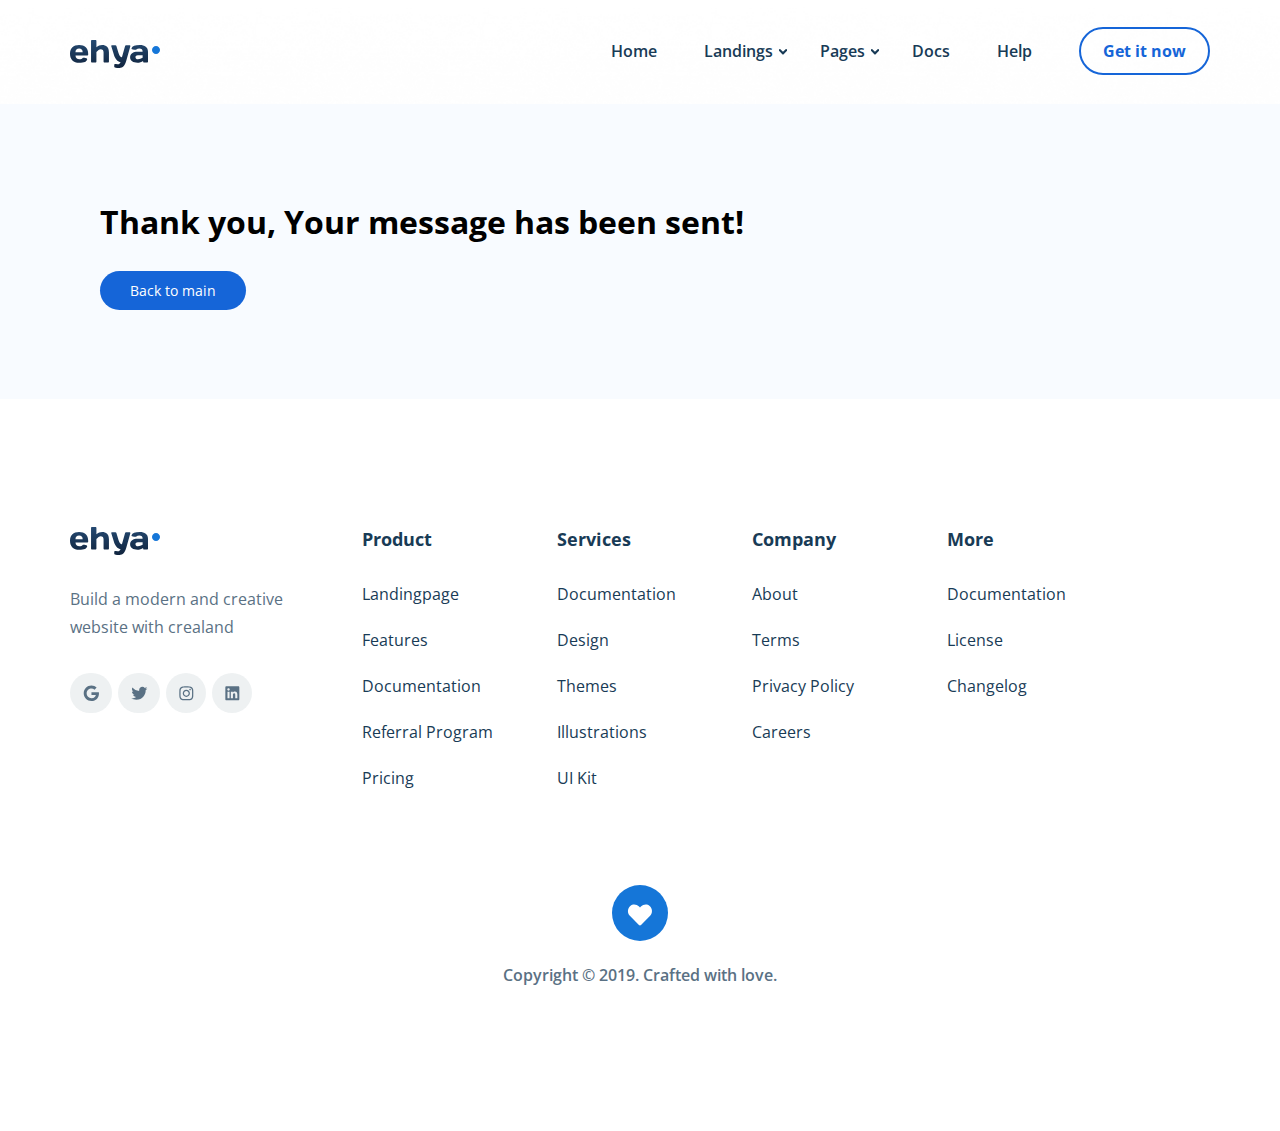
<file: thankyou-pricing.html>
<!DOCTYPE html>
<html lang="en">

<head>
	<meta charset="UTF-8">
	<meta name="viewport" content="width=device-width, initial-scale=1.0">
	<link rel="stylesheet" href="css/style.css">
	<link rel="shortcut icon" href="img/favicon.ico" type="image/x-icon">
	<link rel="icon" href="img/favicon.ico" type="image/x-icon">
	<link href="https://fonts.googleapis.com/css2?family=Open+Sans:wght@400;600;700&display=swap" rel="stylesheet">
	<title>Ehya Pricing</title>
</head>

<body>
	<div class="pricing-bg">
		<header class="header">
			<div class="container">
				<div class="header__body header__body_dark">
					<a href="https://elizaveta-oleynik.ru/ehya/" class="logo-light header__logo logo"><img
							class="logo__img logo__img_dark" src="img/logo-dark.svg" alt="logo"></a>
					<nav class="menu">
						<ul class="menu__list">
							<li class="menu__item">
								<a href="#" class="menu__link menu__link-dark">Home</a>
							</li>

							<li class="menu__item">
								<a href="#" class="menu__link menu__link-dark">Landings</a>
								<span class="arrow menu__arrow  menu__arrow_dark"></span>
								<!-- /.arrow menu__arrow  menu__arrow_dark -->
								<ul class="sub-menu">
									<li class="sub-menu__item">
										<a href="#" class="sub-menu__link">Services</a>
										<span class="arrow sub-menu__arrow"></span> <!-- /.arrow sub-menu__arrow -->
										<ul class="sub-sub-menu">
											<li class="sub-sub-menu__item"><a href="#" class="sub-sub-menu__link">Software Library</a></li>
											<li class="sub-sub-menu__item"><a href="#" class="sub-sub-menu__link">Insurance</a></li>
											<li class="sub-sub-menu__item"><a href="#" class="sub-sub-menu__link">Converence</a></li>
											<li class="sub-sub-menu__item"><a href="#" class="sub-sub-menu__link">Rental</a></li>
										</ul>
										<!-- /.sub-sub-menu -->
									</li>
									<li class="sub-menu__item">
										<a href="#" class="sub-menu__link">Products</a>
										<span class="arrow sub-menu__arrow"></span> <!-- /.arrow sub-menu__arrow -->
										<ul class="sub-sub-menu">
											<li class="sub-sub-menu__item"><a href="#" class="sub-sub-menu__link">Software Library</a></li>
											<li class="sub-sub-menu__item"><a href="#" class="sub-sub-menu__link">Insurance</a></li>
											<li class="sub-sub-menu__item"><a href="#" class="sub-sub-menu__link">Converence</a></li>
											<li class="sub-sub-menu__item"><a href="#" class="sub-sub-menu__link">Rental</a></li>
										</ul>
										<!-- /.sub-sub-menu -->
									</li>
								</ul>
							</li>

							<li class="menu__item">
								<a href="#" class="menu__link menu__link-dark">Pages</a>
								<span class="arrow menu__arrow  menu__arrow_dark"></span>
								<!-- /.arrow menu__arrow  menu__arrow_dark -->
								<ul class="sub-menu">
									<li class="sub-menu__item">
										<a href="#" class="sub-menu__link">Company</a>
										<span class="arrow sub-menu__arrow"></span> <!-- /.arrow sub-menu__arrow -->
										<ul class="sub-sub-menu">
											<li class="sub-sub-menu__item"><a href="#" class="sub-sub-menu__link">Basic</a></li>
											<li class="sub-sub-menu__item"><a href="#" class="sub-sub-menu__link">Right Cover</a></li>
											<li class="sub-sub-menu__item"><a href="#" class="sub-sub-menu__link">Left Cover</a></li>
											<li class="sub-sub-menu__item"><a href="#" class="sub-sub-menu__link">Modal</a></li>
											<li class="sub-sub-menu__item"><a href="#" class="sub-sub-menu__link">Modal with Image</a></li>
											<li class="sub-sub-menu__item"><a href="#" class="sub-sub-menu__link">Illustration</a></li>
										</ul>
										<!-- /.sub-sub-menu -->
									</li>


									<li class="sub-menu__item">
										<a href="#" class="sub-menu__link">Career</a>
										<span class="arrow sub-menu__arrow"></span> <!-- /.arrow sub-menu__arrow -->
										<ul class="sub-sub-menu">
											<li class="sub-sub-menu__item"><a href="#" class="sub-sub-menu__link">Basic</a></li>
											<li class="sub-sub-menu__item"><a href="#" class="sub-sub-menu__link">Right Cover</a></li>
											<li class="sub-sub-menu__item"><a href="#" class="sub-sub-menu__link">Left Cover</a></li>
											<li class="sub-sub-menu__item"><a href="#" class="sub-sub-menu__link">Modal</a></li>
											<li class="sub-sub-menu__item"><a href="#" class="sub-sub-menu__link">Modal with Image</a></li>
											<li class="sub-sub-menu__item"><a href="#" class="sub-sub-menu__link">Illustration</a></li>
										</ul>
										<!-- /.sub-sub-menu -->
									</li>


									<li class="sub-menu__item">
										<a href="#" class="sub-menu__link">Blog</a>
										<span class="arrow sub-menu__arrow"></span> <!-- /.arrow sub-menu__arrow -->
										<ul class="sub-sub-menu">
											<li class="sub-sub-menu__item"><a href="#" class="sub-sub-menu__link">Basic</a></li>
											<li class="sub-sub-menu__item"><a href="#" class="sub-sub-menu__link">Right Cover</a></li>
											<li class="sub-sub-menu__item"><a href="#" class="sub-sub-menu__link">Left Cover</a></li>
											<li class="sub-sub-menu__item"><a href="#" class="sub-sub-menu__link">Modal</a></li>
											<li class="sub-sub-menu__item"><a href="#" class="sub-sub-menu__link">Modal with Image</a></li>
											<li class="sub-sub-menu__item"><a href="#" class="sub-sub-menu__link">Illustration</a></li>
										</ul>
										<!-- /.sub-sub-menu -->
									</li>


									<li class="sub-menu__item">
										<a href="#" class="sub-menu__link">Utility - Sign in</a>
										<span class="arrow sub-menu__arrow"></span> <!-- /.arrow sub-menu__arrow -->
										<ul class="sub-sub-menu">
											<li class="sub-sub-menu__item"><a href="#" class="sub-sub-menu__link">Basic</a></li>
											<li class="sub-sub-menu__item"><a href="#" class="sub-sub-menu__link">Right Cover</a></li>
											<li class="sub-sub-menu__item"><a href="#" class="sub-sub-menu__link">Left Cover</a></li>
											<li class="sub-sub-menu__item"><a href="#" class="sub-sub-menu__link">Modal</a></li>
											<li class="sub-sub-menu__item"><a href="#" class="sub-sub-menu__link">Modal with Image</a></li>
											<li class="sub-sub-menu__item"><a href="#" class="sub-sub-menu__link">Illustration</a></li>
										</ul>
										<!-- /.sub-sub-menu -->
									</li>


									<li class="sub-menu__item">
										<a href="#" class="sub-menu__link">Utility - Sign up</a>
										<span class="arrow sub-menu__arrow"></span> <!-- /.arrow sub-menu__arrow -->
										<ul class="sub-sub-menu">
											<li class="sub-sub-menu__item"><a href="#" class="sub-sub-menu__link">Basic</a></li>
											<li class="sub-sub-menu__item"><a href="#" class="sub-sub-menu__link">Right Cover</a></li>
											<li class="sub-sub-menu__item"><a href="#" class="sub-sub-menu__link">Left Cover</a></li>
											<li class="sub-sub-menu__item"><a href="#" class="sub-sub-menu__link">Modal</a></li>
											<li class="sub-sub-menu__item"><a href="#" class="sub-sub-menu__link">Modal with Image</a></li>
											<li class="sub-sub-menu__item"><a href="#" class="sub-sub-menu__link">Illustration</a></li>
										</ul>
										<!-- /.sub-sub-menu -->
									</li>


									<li class="sub-menu__item">
										<a href="#" class="sub-menu__link">Utility - Password Reset</a>
										<span class="arrow sub-menu__arrow"></span> <!-- /.arrow sub-menu__arrow -->
										<ul class="sub-sub-menu">
											<li class="sub-sub-menu__item"><a href="#" class="sub-sub-menu__link">Basic</a></li>
											<li class="sub-sub-menu__item"><a href="#" class="sub-sub-menu__link">Right Cover</a></li>
											<li class="sub-sub-menu__item"><a href="#" class="sub-sub-menu__link">Left Cover</a></li>
											<li class="sub-sub-menu__item"><a href="#" class="sub-sub-menu__link">Modal</a></li>
											<li class="sub-sub-menu__item"><a href="#" class="sub-sub-menu__link">Modal with Image</a></li>
											<li class="sub-sub-menu__item"><a href="#" class="sub-sub-menu__link">Illustration</a></li>
										</ul>
										<!-- /.sub-sub-menu -->
									</li>


									<li class="sub-menu__item">
										<a href="#" class="sub-menu__link">Utility - Error 404</a>
										<span class="arrow sub-menu__arrow"></span> <!-- /.arrow sub-menu__arrow -->
										<ul class="sub-sub-menu">
											<li class="sub-sub-menu__item"><a href="#" class="sub-sub-menu__link">Basic</a></li>
											<li class="sub-sub-menu__item"><a href="#" class="sub-sub-menu__link">Right Cover</a></li>
											<li class="sub-sub-menu__item"><a href="#" class="sub-sub-menu__link">Left Cover</a></li>
											<li class="sub-sub-menu__item"><a href="#" class="sub-sub-menu__link">Modal</a></li>
											<li class="sub-sub-menu__item"><a href="#" class="sub-sub-menu__link">Modal with Image</a></li>
											<li class="sub-sub-menu__item"><a href="#" class="sub-sub-menu__link">Illustration</a></li>
										</ul>
										<!-- /.sub-sub-menu -->
									</li>

								</ul>
								<!-- /.sub-menu -->
							</li>

							<li class="menu__item">
								<a href="#" class="menu__link menu__link-dark">Docs</a>
							</li>

							<li class="menu__item">
								<a href="#" class="menu__link menu__link-dark">Help</a>
							</li>

							<li class="menu__item" data-toggle="modal">
								<a href="#" class="menu__link menu__link-dark menu__button-dark" data-toggle="modal">Get it now</a>
							</li>

						</ul>
						<!-- /.menu__list -->
						<div class="menu-burger menu-burger_dark">
							<span class="menu-burger__line menu-burger__line_dark"></span>
						</div>
					</nav>
					<!-- /.menu -->
				</div>
				<!-- /.header__body -->
			</div>
			<!-- /.container -->
		</header>
	</div>

	<section class="thankyou">
		<div class="container">
			<div class="thankyou__body">
				<h1 class="thankyou__title">Thank you, Your message has been sent!</h1>
				<!-- /.section__title thankyou__title -->
				<a href="https://elizaveta-oleynik.ru/ehya/" class="thankyou__button">Back to main</a>
			</div>
		</div>
	</section>


	<footer class="footer">
		<div class="container">
			<div class="footer__body">
				<div class="footer__info">
					<a href="https://elizaveta-oleynik.ru/ehya/" class="footer__logo"><img src="img/logo-dark.svg" alt="Logo"
							class="footer__logo-img"></a>
					<h2 class="footer__subtitle">Build a modern and creative website with crealand</h2>
					<div class="footer__social-links social-links">
						<a href="https://www.google.com/" class="social-links__link" target="_blank"><img src="img/google.svg"
								alt="Google" class="social-links__img"></a>
						<a href="https://twitter.com/" class="social-links__link" target="_blank"><img src="img/twitter.svg"
								alt="Twitter" class="social-links__img"></a>
						<a href="https://www.instagram.com/" class="social-links__link" target="_blank"><img src="img/instagram.svg"
								alt="Instagram" class="social-links__img"></a>
						<a href="https://www.linkedin.com/" class="social-links__link" target="_blank"><img src="img/linkdin.svg"
								alt="Linkedin" class="social-links__img"></a>
					</div>
					<!-- /.footer__social-links -->
				</div>
				<!-- /.footer__info -->
				<div class="footer__menu">
					<nav class="footer-menu">
						<div class="footer-menu__wrap">
							<h3 class="footer-menu__title">Product</h3>
							<ul class="footer-menu__list">

								<li class="footer-menu__item"><a href="#" class="footer-menu__link">Landingpage</a></li>
								<li class="footer-menu__item"><a href="#" class="footer-menu__link">Features</a></li>
								<li class="footer-menu__item"><a href="#" class="footer-menu__link">Documentation</a></li>
								<li class="footer-menu__item"><a href="#" class="footer-menu__link">Referral Program</a></li>
								<li class="footer-menu__item"><a href="#" class="footer-menu__link">Pricing</a></li>
							</ul>
						</div>
						<!-- /.footer-menu__wrap -->

						<div class="footer-menu__wrap">
							<h3 class="footer-menu__title">Services</h3>
							<ul class="footer-menu__list">

								<li class="footer-menu__item"><a href="#" class="footer-menu__link">Documentation</a></li>
								<li class="footer-menu__item"><a href="#" class="footer-menu__link">Design</a></li>
								<li class="footer-menu__item"><a href="#" class="footer-menu__link">Themes</a></li>
								<li class="footer-menu__item"><a href="#" class="footer-menu__link">Illustrations</a></li>
								<li class="footer-menu__item"><a href="#" class="footer-menu__link">UI Kit</a></li>
							</ul>
						</div>
						<!-- /.footer-menu__wrap -->
						<div class="footer-menu__wrap">
							<h3 class="footer-menu__title">Company</h3>
							<ul class="footer-menu__list">

								<li class="footer-menu__item"><a href="#" class="footer-menu__link">About</a></li>
								<li class="footer-menu__item"><a href="#" class="footer-menu__link">Terms</a></li>
								<li class="footer-menu__item"><a href="#" class="footer-menu__link">Privacy Policy</a></li>
								<li class="footer-menu__item"><a href="#" class="footer-menu__link">Careers</a></li>
							</ul>
						</div>

						<div class="footer-menu__wrap">
							<h3 class="footer-menu__title">More</h3>
							<ul class="footer-menu__list">

								<li class="footer-menu__item"><a href="#" class="footer-menu__link">Documentation</a></li>
								<li class="footer-menu__item"><a href="#" class="footer-menu__link">License</a></li>
								<li class="footer-menu__item"><a href="#" class="footer-menu__link">Changelog</a></li>
							</ul>
						</div>
						<!-- /.footer-menu__wrap -->
					</nav>
				</div>
				<!-- /.footer__menu -->
			</div>
			<!-- /.footer__body -->
			<div class="footer__button">
				<button class="like-button"><img src="img/like.svg" alt="Button: like" class="like-button__img"></button>
				<span class="footer__copyright">Copyright © 2019. Crafted with love.</span>
			</div>
		</div>
		<!-- /.container -->
	</footer>
	<!-- /.footer -->
	<div class="modal">
		<div class="modal__overlay"></div>
		<!-- /.modal__overlay -->
		<div class="modal__dialog">
			<a href="#" class="modal__close"><img src="img/modal-close.svg" alt="Icon: close" class="modal__close-img"></a>

			<h3 class="modal__title">Let’s join us</h3>
			<!-- /.modal__title -->

			<a href="#" class="modal__button modal__link">
				<img class="modal__button-img" src="img/google-button.svg" alt="">
				<span class="modal__button-text">Sign up with Google</span>
			</a>

			<span class="modal__hint">Or, sign up with your email</span>

			<form action="send.php" method="POST" class="modal__form form">

				<span class="input-hint">Your name*</span>
				<input class="input modal__input" type="text" placeholder="Enter name" name="name" required>

				<span class="input-hint">Email address*</span>
				<input class="input modal__input phone" type="tel" placeholder="Enter email address" name="phone" minlength="18"
					required>

				<span class="input-hint">Password*</span>
				<input class="input modal__input" type="email" placeholder="Enter password" name="email" required>

				<div class="modal__checkbox-wrap">
					<input class="modal__checkbox" type="checkbox" name="testCheckbox">
					<span class="modal__checkbox-text">Agree to terms & conditions</span>
				</div>


				<button class="modal__button form-button" type="submit" name="button" value="sendFormPricing">Sign up</button>
				<!-- /.modal__button button -->

				<div class="modal__login">
					<span class="modal__login-span">Already have an account?</span>
					<a href="#" class="modal__login-link">Sign in now</a>
				</div>

			</form>
		</div>
		<!-- /.modal__dialog -->
	</div>
	<!-- /.modal -->
	<script src="js/jquery-3.5.1.min.js"></script>
	<script src="js/slick.min.js"></script>
	<script src="js/jquery.validate.min.js"></script>
	<script src="js/main.js"></script>

</body>

</html>
</file>
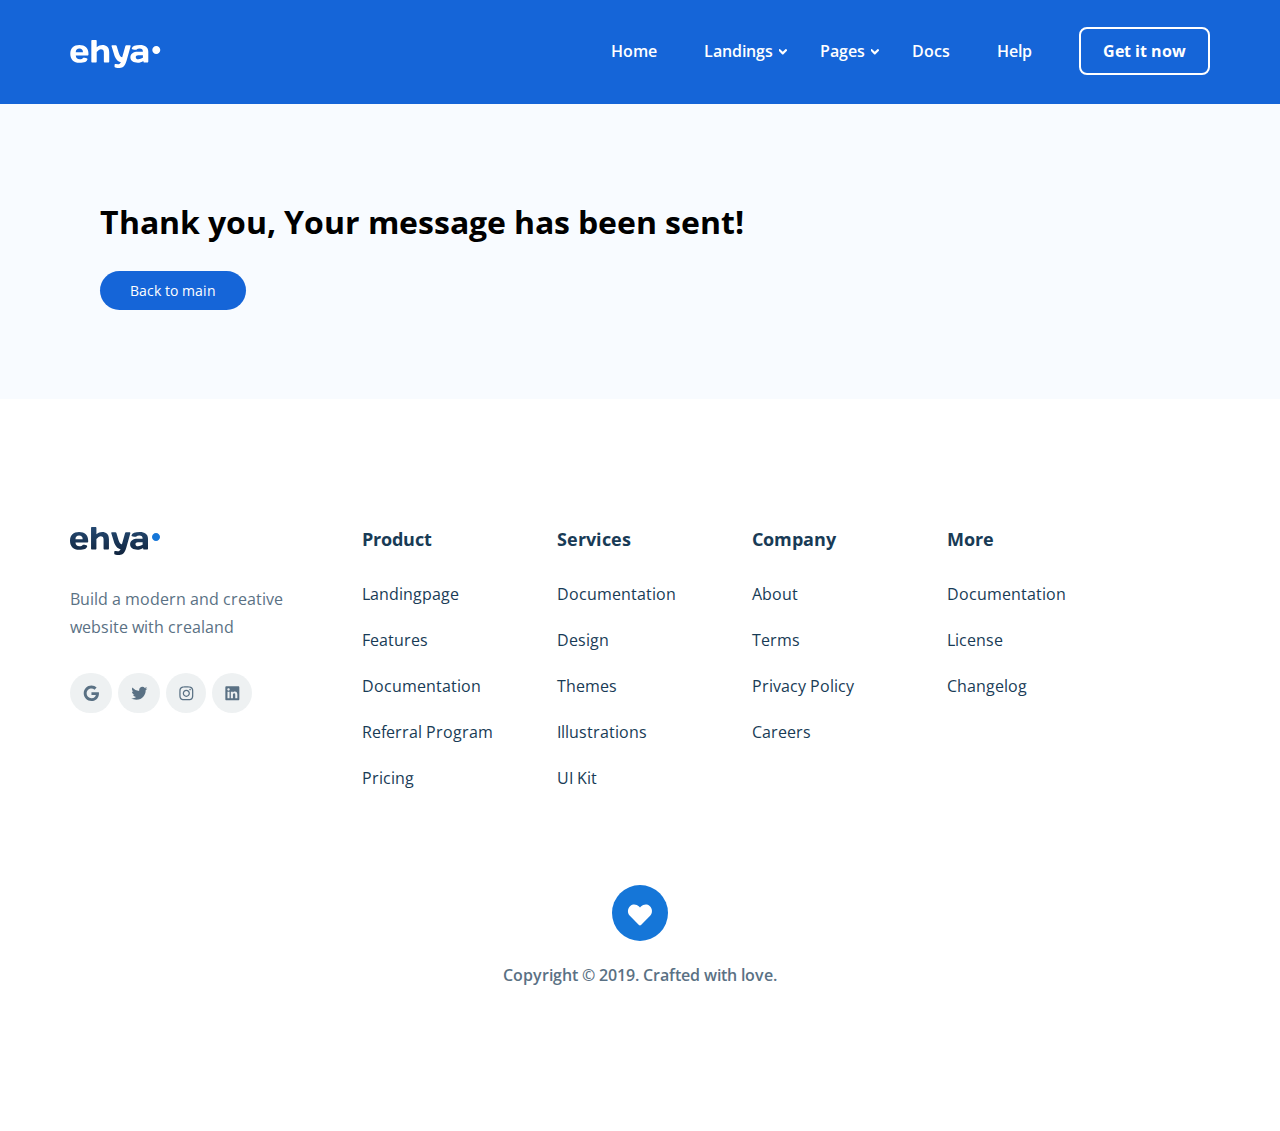
<file: thankyou.html>
<!DOCTYPE html>
<html lang="en">

<head>
	<meta charset="UTF-8">
	<meta name="viewport" content="width=device-width, initial-scale=1.0">
	<link rel="stylesheet" href="css/style.css">
	<link rel="shortcut icon" href="img/favicon.ico" type="image/x-icon">
	<link rel="icon" href="img/favicon.ico" type="image/x-icon">
	<link href="https://fonts.googleapis.com/css2?family=Open+Sans:wght@400;600;700&display=swap" rel="stylesheet">
	<title>Ehya</title>
</head>

<body>
	<div class="hero-bg">
		<header class="header">
			<div class="container">
				<div class="header__body">
					<a href="https://elizaveta-oleynik.ru/ehya/" class="logo-light header__logo logo"><img
							class="logo__img logo-light__img" src="img/logo-light.svg" alt="logo"></a>
					<nav class="menu">
						<ul class="menu__list">
							<li class="menu__item">
								<a href="#" class="menu__link menu__link-light">Home</a>
							</li>

							<li class="menu__item">
								<a href="#" class="menu__link menu__link-light">Landings</a>
								<span class="arrow menu__arrow  menu__arrow_light"></span>
								<!-- /.arrow menu__arrow  menu__arrow_light -->
								<ul class="sub-menu">
									<li class="sub-menu__item">
										<a href="#" class="sub-menu__link">Services</a>
										<span class="arrow sub-menu__arrow"></span> <!-- /.arrow sub-menu__arrow -->
										<ul class="sub-sub-menu">
											<li class="sub-sub-menu__item"><a href="#" class="sub-sub-menu__link">Software Library</a></li>
											<li class="sub-sub-menu__item"><a href="#" class="sub-sub-menu__link">Insurance</a></li>
											<li class="sub-sub-menu__item"><a href="#" class="sub-sub-menu__link">Converence</a></li>
											<li class="sub-sub-menu__item"><a href="#" class="sub-sub-menu__link">Rental</a></li>
										</ul>
										<!-- /.sub-sub-menu -->
									</li>
									<li class="sub-menu__item">
										<a href="#" class="sub-menu__link">Products</a>
										<span class="arrow sub-menu__arrow"></span> <!-- /.arrow sub-menu__arrow -->
										<ul class="sub-sub-menu">
											<li class="sub-sub-menu__item"><a href="#" class="sub-sub-menu__link">Software Library</a></li>
											<li class="sub-sub-menu__item"><a href="#" class="sub-sub-menu__link">Insurance</a></li>
											<li class="sub-sub-menu__item"><a href="#" class="sub-sub-menu__link">Converence</a></li>
											<li class="sub-sub-menu__item"><a href="#" class="sub-sub-menu__link">Rental</a></li>
										</ul>
										<!-- /.sub-sub-menu -->
									</li>
								</ul>
							</li>

							<li class="menu__item">
								<a href="#" class="menu__link menu__link-light">Pages</a>
								<span class="arrow menu__arrow  menu__arrow_light"></span>
								<!-- /.arrow menu__arrow  menu__arrow_light -->
								<ul class="sub-menu">
									<li class="sub-menu__item">
										<a href="#" class="sub-menu__link">Company</a>
										<span class="arrow sub-menu__arrow"></span> <!-- /.arrow sub-menu__arrow -->
										<ul class="sub-sub-menu">
											<li class="sub-sub-menu__item"><a href="#" class="sub-sub-menu__link">Basic</a></li>
											<li class="sub-sub-menu__item"><a href="#" class="sub-sub-menu__link">Right Cover</a></li>
											<li class="sub-sub-menu__item"><a href="#" class="sub-sub-menu__link">Left Cover</a></li>
											<li class="sub-sub-menu__item"><a href="#" class="sub-sub-menu__link">Modal</a></li>
											<li class="sub-sub-menu__item"><a href="#" class="sub-sub-menu__link">Modal with Image</a></li>
											<li class="sub-sub-menu__item"><a href="#" class="sub-sub-menu__link">Illustration</a></li>
										</ul>
										<!-- /.sub-sub-menu -->
									</li>


									<li class="sub-menu__item">
										<a href="#" class="sub-menu__link">Career</a>
										<span class="arrow sub-menu__arrow"></span> <!-- /.arrow sub-menu__arrow -->
										<ul class="sub-sub-menu">
											<li class="sub-sub-menu__item"><a href="#" class="sub-sub-menu__link">Basic</a></li>
											<li class="sub-sub-menu__item"><a href="#" class="sub-sub-menu__link">Right Cover</a></li>
											<li class="sub-sub-menu__item"><a href="#" class="sub-sub-menu__link">Left Cover</a></li>
											<li class="sub-sub-menu__item"><a href="#" class="sub-sub-menu__link">Modal</a></li>
											<li class="sub-sub-menu__item"><a href="#" class="sub-sub-menu__link">Modal with Image</a></li>
											<li class="sub-sub-menu__item"><a href="#" class="sub-sub-menu__link">Illustration</a></li>
										</ul>
										<!-- /.sub-sub-menu -->
									</li>


									<li class="sub-menu__item">
										<a href="#" class="sub-menu__link">Blog</a>
										<span class="arrow sub-menu__arrow"></span> <!-- /.arrow sub-menu__arrow -->
										<ul class="sub-sub-menu">
											<li class="sub-sub-menu__item"><a href="#" class="sub-sub-menu__link">Basic</a></li>
											<li class="sub-sub-menu__item"><a href="#" class="sub-sub-menu__link">Right Cover</a></li>
											<li class="sub-sub-menu__item"><a href="#" class="sub-sub-menu__link">Left Cover</a></li>
											<li class="sub-sub-menu__item"><a href="#" class="sub-sub-menu__link">Modal</a></li>
											<li class="sub-sub-menu__item"><a href="#" class="sub-sub-menu__link">Modal with Image</a></li>
											<li class="sub-sub-menu__item"><a href="#" class="sub-sub-menu__link">Illustration</a></li>
										</ul>
										<!-- /.sub-sub-menu -->
									</li>


									<li class="sub-menu__item">
										<a href="#" class="sub-menu__link">Utility - Sign in</a>
										<span class="arrow sub-menu__arrow"></span> <!-- /.arrow sub-menu__arrow -->
										<ul class="sub-sub-menu">
											<li class="sub-sub-menu__item"><a href="#" class="sub-sub-menu__link">Basic</a></li>
											<li class="sub-sub-menu__item"><a href="#" class="sub-sub-menu__link">Right Cover</a></li>
											<li class="sub-sub-menu__item"><a href="#" class="sub-sub-menu__link">Left Cover</a></li>
											<li class="sub-sub-menu__item"><a href="#" class="sub-sub-menu__link">Modal</a></li>
											<li class="sub-sub-menu__item"><a href="#" class="sub-sub-menu__link">Modal with Image</a></li>
											<li class="sub-sub-menu__item"><a href="#" class="sub-sub-menu__link">Illustration</a></li>
										</ul>
										<!-- /.sub-sub-menu -->
									</li>


									<li class="sub-menu__item">
										<a href="#" class="sub-menu__link">Utility - Sign up</a>
										<span class="arrow sub-menu__arrow"></span> <!-- /.arrow sub-menu__arrow -->
										<ul class="sub-sub-menu">
											<li class="sub-sub-menu__item"><a href="#" class="sub-sub-menu__link">Basic</a></li>
											<li class="sub-sub-menu__item"><a href="#" class="sub-sub-menu__link">Right Cover</a></li>
											<li class="sub-sub-menu__item"><a href="#" class="sub-sub-menu__link">Left Cover</a></li>
											<li class="sub-sub-menu__item"><a href="#" class="sub-sub-menu__link">Modal</a></li>
											<li class="sub-sub-menu__item"><a href="#" class="sub-sub-menu__link">Modal with Image</a></li>
											<li class="sub-sub-menu__item"><a href="#" class="sub-sub-menu__link">Illustration</a></li>
										</ul>
										<!-- /.sub-sub-menu -->
									</li>


									<li class="sub-menu__item">
										<a href="#" class="sub-menu__link">Utility - Password Reset</a>
										<span class="arrow sub-menu__arrow"></span> <!-- /.arrow sub-menu__arrow -->
										<ul class="sub-sub-menu">
											<li class="sub-sub-menu__item"><a href="#" class="sub-sub-menu__link">Basic</a></li>
											<li class="sub-sub-menu__item"><a href="#" class="sub-sub-menu__link">Right Cover</a></li>
											<li class="sub-sub-menu__item"><a href="#" class="sub-sub-menu__link">Left Cover</a></li>
											<li class="sub-sub-menu__item"><a href="#" class="sub-sub-menu__link">Modal</a></li>
											<li class="sub-sub-menu__item"><a href="#" class="sub-sub-menu__link">Modal with Image</a></li>
											<li class="sub-sub-menu__item"><a href="#" class="sub-sub-menu__link">Illustration</a></li>
										</ul>
										<!-- /.sub-sub-menu -->
									</li>


									<li class="sub-menu__item">
										<a href="#" class="sub-menu__link">Utility - Error 404</a>
										<span class="arrow sub-menu__arrow"></span> <!-- /.arrow sub-menu__arrow -->
										<ul class="sub-sub-menu">
											<li class="sub-sub-menu__item"><a href="#" class="sub-sub-menu__link">Basic</a></li>
											<li class="sub-sub-menu__item"><a href="#" class="sub-sub-menu__link">Right Cover</a></li>
											<li class="sub-sub-menu__item"><a href="#" class="sub-sub-menu__link">Left Cover</a></li>
											<li class="sub-sub-menu__item"><a href="#" class="sub-sub-menu__link">Modal</a></li>
											<li class="sub-sub-menu__item"><a href="#" class="sub-sub-menu__link">Modal with Image</a></li>
											<li class="sub-sub-menu__item"><a href="#" class="sub-sub-menu__link">Illustration</a></li>
										</ul>
										<!-- /.sub-sub-menu -->
									</li>

								</ul>
								<!-- /.sub-menu__list -->
							</li>

							<li class="menu__item">
								<a href="#" class="menu__link menu__link-light">Docs</a>
							</li>

							<li class="menu__item">
								<a href="#" class="menu__link menu__link-light menu__link_hidden">Help</a>
							</li>

							<li class="menu__item">
								<a href="#" class="menu__link menu__link-light menu__button-light menu__link-btn"
									data-toggle="modal">Get it now</a>
							</li>

						</ul>
						<!-- /.menu__list -->
						<div class="menu-burger">
							<span class="menu-burger__line"></span>
						</div>
					</nav>
					<!-- /.menu -->
				</div>
				<!-- /.header__body -->
			</div>
			<!-- /.container -->
		</header>
	</div>
	<!-- /.hero-bg -->

	<section class="thankyou">
		<div class="container">
			<div class="thankyou__body">
				<h1 class="thankyou__title">Thank you, Your message has been sent!</h1>
				<!-- /.section__title thankyou__title -->
				<a href="https://elizaveta-oleynik.ru/ehya/" class="thankyou__button">Back to main</a>
			</div>
		</div>
	</section>


	<footer class="footer">
		<div class="container">
			<div class="footer__body">
				<div class="footer__info">
					<a href="https://elizaveta-oleynik.ru/ehya/" class="footer__logo"><img src="img/logo-dark.svg" alt="Logo"
							class="footer__logo-img"></a>
					<h2 class="footer__subtitle">Build a modern and creative website with crealand</h2>
					<div class="footer__social-links social-links">
						<a href="https://www.google.com/" class="social-links__link" target="_blank"><img src="img/google.svg"
								alt="Google" class="social-links__img"></a>
						<a href="https://twitter.com/" class="social-links__link" target="_blank"><img src="img/twitter.svg"
								alt="Twitter" class="social-links__img"></a>
						<a href="https://www.instagram.com/" class="social-links__link" target="_blank"><img src="img/instagram.svg"
								alt="Instagram" class="social-links__img"></a>
						<a href="https://www.linkedin.com/" class="social-links__link" target="_blank"><img src="img/linkdin.svg"
								alt="Linkedin" class="social-links__img"></a>
					</div>
					<!-- /.footer__social-links -->
				</div>
				<!-- /.footer__info -->
				<div class="footer__menu">
					<nav class="footer-menu">
						<div class="footer-menu__wrap">
							<h3 class="footer-menu__title">Product</h3>
							<ul class="footer-menu__list">

								<li class="footer-menu__item"><a href="#" class="footer-menu__link">Landingpage</a></li>
								<li class="footer-menu__item"><a href="#" class="footer-menu__link">Features</a></li>
								<li class="footer-menu__item"><a href="#" class="footer-menu__link">Documentation</a></li>
								<li class="footer-menu__item"><a href="#" class="footer-menu__link">Referral Program</a></li>
								<li class="footer-menu__item"><a href="#" class="footer-menu__link">Pricing</a></li>
							</ul>
						</div>
						<!-- /.footer-menu__wrap -->

						<div class="footer-menu__wrap">
							<h3 class="footer-menu__title">Services</h3>
							<ul class="footer-menu__list">

								<li class="footer-menu__item"><a href="#" class="footer-menu__link">Documentation</a></li>
								<li class="footer-menu__item"><a href="#" class="footer-menu__link">Design</a></li>
								<li class="footer-menu__item"><a href="#" class="footer-menu__link">Themes</a></li>
								<li class="footer-menu__item"><a href="#" class="footer-menu__link">Illustrations</a></li>
								<li class="footer-menu__item"><a href="#" class="footer-menu__link">UI Kit</a></li>
							</ul>
						</div>
						<!-- /.footer-menu__wrap -->
						<div class="footer-menu__wrap">
							<h3 class="footer-menu__title">Company</h3>
							<ul class="footer-menu__list">

								<li class="footer-menu__item"><a href="#" class="footer-menu__link">About</a></li>
								<li class="footer-menu__item"><a href="#" class="footer-menu__link">Terms</a></li>
								<li class="footer-menu__item"><a href="#" class="footer-menu__link">Privacy Policy</a></li>
								<li class="footer-menu__item"><a href="#" class="footer-menu__link">Careers</a></li>
							</ul>
						</div>

						<div class="footer-menu__wrap">
							<h3 class="footer-menu__title">More</h3>
							<ul class="footer-menu__list">

								<li class="footer-menu__item"><a href="#" class="footer-menu__link">Documentation</a></li>
								<li class="footer-menu__item"><a href="#" class="footer-menu__link">License</a></li>
								<li class="footer-menu__item"><a href="#" class="footer-menu__link">Changelog</a></li>
							</ul>
						</div>
						<!-- /.footer-menu__wrap -->
					</nav>
				</div>
				<!-- /.footer__menu -->
			</div>
			<!-- /.footer__body -->
			<div class="footer__button">
				<button class="like-button"><img src="img/like.svg" alt="Button: like" class="like-button__img"></button>
				<span class="footer__copyright">Copyright © 2019. Crafted with love.</span>
			</div>
		</div>
		<!-- /.container -->
	</footer>
	<!-- /.footer -->

	<div class="modal">
		<div class="modal__overlay"></div>
		<!-- /.modal__overlay -->
		<div class="modal__dialog">
			<a href="#" class="modal__close"><img src="img/modal-close.svg" alt="Icon: close" class="modal__close-img"></a>

			<h3 class="modal__title">Let’s join us</h3>
			<!-- /.modal__title -->

			<a href="#" class="modal__button modal__link">
				<img class="modal__button-img" src="img/google-button.svg" alt="">
				<span class="modal__button-text">Sign up with Google</span>
			</a>

			<span class="modal__hint">Or, sign up with your email</span>

			<form action="send.php" method="POST" class="modal__form form">

				<span class="input-hint">Your name*</span>
				<input class="input modal__input" type="text" placeholder="Enter name" name="name" required>

				<span class="input-hint">Email address*</span>
				<input class="input modal__input phone" type="tel" placeholder="Enter email address" name="phone" minlength="12"
					required>

				<span class="input-hint">Password*</span>
				<input class="input modal__input" type="password" placeholder="Enter password" name="password" required>

				<div class="modal__checkbox-wrap">
					<input class="modal__checkbox" type="checkbox" name="testCheckbox">
					<span class="modal__checkbox-text">Agree to terms & conditions</span>
				</div>


				<button class="modal__button form-button" type="submit" name="button" value="sendForm">Sign
					up</button>
				<!-- /.modal__button button -->

				<div class="modal__login">
					<span class="modal__login-span">Already have an account?</span>
					<a href="#" class="modal__login-link">Sign in now</a>
				</div>


			</form>
		</div>
		<!-- /.modal__dialog -->
	</div>
	<!-- /.modal -->

	<script src="js/jquery-3.5.1.min.js"></script>
	<script src="js/slick.min.js"></script>
	<script src="js/jquery.validate.min.js"></script>
	<script src="js/main.js"></script>
</body>


</html>
</file>
<file: css/style.css>
@charset "UTF-8";
@font-face {
  font-family: 'HK Grotesk';
  src: url("../fonts/HKGrotesk-Regular.woff") format("woff"), url("../fonts/HKGrotesk-Regular.woff2") format("woff2"), url("../fonts/HKGrotesk-Regular.ttf") format("ttf");
  font-weight: 400;
  font-style: normal;
  font-display: swap;
}

@font-face {
  font-family: 'HK Grotesk';
  src: url("../fonts/HKGrotesk-SemiBold.woff") format("woff"), url("../fonts/HKGrotesk-SemiBold.woff2") format("woff2"), url("../fonts/HKGrotesk-SemiBold.ttf") format("ttf");
  font-weight: 600;
  font-style: normal;
  font-display: swap;
}

@font-face {
  font-family: 'HK Grotesk';
  src: url("../fonts/HKGrotesk-Bold.woff") format("woff"), url("../fonts/HKGrotesk-Bold.woff2") format("woff2"), url("../fonts/HKGrotesk-Bold.ttf") format("ttf");
  font-weight: 700;
  font-style: normal;
  font-display: swap;
}

@font-face {
  font-family: 'SFMono';
  src: url("../fonts/SFMono-Regular.woff") format("woff"), url("../fonts/SFMono-Regular.woff2") format("woff2"), url("../fonts/SFMono-Regular.ttf") format("ttf");
  font-weight: normal;
  font-style: normal;
  font-display: swap;
}

/*! normalize.css v8.0.1 | MIT License | github.com/necolas/normalize.css */
/* Document
   ========================================================================== */
/**
 * 1. Correct the line height in all browsers.
 * 2. Prevent adjustments of font size after orientation changes in iOS.
 */
html {
  line-height: 1.15;
  /* 1 */
  -webkit-text-size-adjust: 100%;
  /* 2 */
}

/* Sections
   ========================================================================== */
/**
 * Remove the margin in all browsers.
 */
body {
  margin: 0;
}

/**
 * Render the `main` element consistently in IE.
 */
main {
  display: block;
}

/**
 * Correct the font size and margin on `h1` elements within `section` and
 * `article` contexts in Chrome, Firefox, and Safari.
 */
h1 {
  font-size: 2em;
  margin: 0.67em 0;
}

/* Grouping content
   ========================================================================== */
/**
 * 1. Add the correct box sizing in Firefox.
 * 2. Show the overflow in Edge and IE.
 */
hr {
  -webkit-box-sizing: content-box;
          box-sizing: content-box;
  /* 1 */
  height: 0;
  /* 1 */
  overflow: visible;
  /* 2 */
}

/**
 * 1. Correct the inheritance and scaling of font size in all browsers.
 * 2. Correct the odd `em` font sizing in all browsers.
 */
pre {
  font-family: monospace, monospace;
  /* 1 */
  font-size: 1em;
  /* 2 */
}

/* Text-level semantics
   ========================================================================== */
/**
 * Remove the gray background on active links in IE 10.
 */
a {
  background-color: transparent;
}

/**
 * 1. Remove the bottom border in Chrome 57-
 * 2. Add the correct text decoration in Chrome, Edge, IE, Opera, and Safari.
 */
abbr[title] {
  border-bottom: none;
  /* 1 */
  text-decoration: underline;
  /* 2 */
  -webkit-text-decoration: underline dotted;
  text-decoration: underline dotted;
  /* 2 */
}

/**
 * Add the correct font weight in Chrome, Edge, and Safari.
 */
b,
strong {
  font-weight: bolder;
}

/**
 * 1. Correct the inheritance and scaling of font size in all browsers.
 * 2. Correct the odd `em` font sizing in all browsers.
 */
code,
kbd,
samp {
  font-family: monospace, monospace;
  /* 1 */
  font-size: 1em;
  /* 2 */
}

/**
 * Add the correct font size in all browsers.
 */
small {
  font-size: 80%;
}

/**
 * Prevent `sub` and `sup` elements from affecting the line height in
 * all browsers.
 */
sub,
sup {
  font-size: 75%;
  line-height: 0;
  position: relative;
  vertical-align: baseline;
}

sub {
  bottom: -0.25em;
}

sup {
  top: -0.5em;
}

/* Embedded content
   ========================================================================== */
/**
 * Remove the border on images inside links in IE 10.
 */
img {
  border-style: none;
}

/* Forms
   ========================================================================== */
/**
 * 1. Change the font styles in all browsers.
 * 2. Remove the margin in Firefox and Safari.
 */
button,
input,
optgroup,
select,
textarea {
  font-family: inherit;
  /* 1 */
  font-size: 100%;
  /* 1 */
  line-height: 1.15;
  /* 1 */
  margin: 0;
  /* 2 */
}

/**
 * Show the overflow in IE.
 * 1. Show the overflow in Edge.
 */
button,
input {
  /* 1 */
  overflow: visible;
}

/**
 * Remove the inheritance of text transform in Edge, Firefox, and IE.
 * 1. Remove the inheritance of text transform in Firefox.
 */
button,
select {
  /* 1 */
  text-transform: none;
}

/**
 * Correct the inability to style clickable types in iOS and Safari.
 */
button,
[type="button"],
[type="reset"],
[type="submit"] {
  -webkit-appearance: button;
}

/**
 * Remove the inner border and padding in Firefox.
 */
button::-moz-focus-inner,
[type="button"]::-moz-focus-inner,
[type="reset"]::-moz-focus-inner,
[type="submit"]::-moz-focus-inner {
  border-style: none;
  padding: 0;
}

/**
 * Restore the focus styles unset by the previous rule.
 */
button:-moz-focusring,
[type="button"]:-moz-focusring,
[type="reset"]:-moz-focusring,
[type="submit"]:-moz-focusring {
  outline: 1px dotted ButtonText;
}

/**
 * Correct the padding in Firefox.
 */
fieldset {
  padding: 0.35em 0.75em 0.625em;
}

/**
 * 1. Correct the text wrapping in Edge and IE.
 * 2. Correct the color inheritance from `fieldset` elements in IE.
 * 3. Remove the padding so developers are not caught out when they zero out
 *    `fieldset` elements in all browsers.
 */
legend {
  -webkit-box-sizing: border-box;
          box-sizing: border-box;
  /* 1 */
  color: inherit;
  /* 2 */
  display: table;
  /* 1 */
  max-width: 100%;
  /* 1 */
  padding: 0;
  /* 3 */
  white-space: normal;
  /* 1 */
}

/**
 * Add the correct vertical alignment in Chrome, Firefox, and Opera.
 */
progress {
  vertical-align: baseline;
}

/**
 * Remove the default vertical scrollbar in IE 10+.
 */
textarea {
  overflow: auto;
}

/**
 * 1. Add the correct box sizing in IE 10.
 * 2. Remove the padding in IE 10.
 */
[type="checkbox"],
[type="radio"] {
  -webkit-box-sizing: border-box;
          box-sizing: border-box;
  /* 1 */
  padding: 0;
  /* 2 */
}

/**
 * Correct the cursor style of increment and decrement buttons in Chrome.
 */
[type="number"]::-webkit-inner-spin-button,
[type="number"]::-webkit-outer-spin-button {
  height: auto;
}

/**
 * 1. Correct the odd appearance in Chrome and Safari.
 * 2. Correct the outline style in Safari.
 */
[type="search"] {
  -webkit-appearance: textfield;
  /* 1 */
  outline-offset: -2px;
  /* 2 */
}

/**
 * Remove the inner padding in Chrome and Safari on macOS.
 */
[type="search"]::-webkit-search-decoration {
  -webkit-appearance: none;
}

/**
 * 1. Correct the inability to style clickable types in iOS and Safari.
 * 2. Change font properties to `inherit` in Safari.
 */
::-webkit-file-upload-button {
  -webkit-appearance: button;
  /* 1 */
  font: inherit;
  /* 2 */
}

/* Interactive
   ========================================================================== */
/*
 * Add the correct display in Edge, IE 10+, and Firefox.
 */
details {
  display: block;
}

/*
 * Add the correct display in all browsers.
 */
summary {
  display: list-item;
}

/* Misc
   ========================================================================== */
/**
 * Add the correct display in IE 10+.
 */
template {
  display: none;
}

/**
 * Add the correct display in IE 10.
 */
[hidden] {
  display: none;
}

* {
  -webkit-box-sizing: border-box;
          box-sizing: border-box;
}

body {
  font-family: 'Open Sans', sans-serif;
}

h1, h2, h3, h4 {
  margin: 0;
}

p {
  margin: 0;
}

span {
  padding: 0;
  margin: 0;
}

a {
  text-decoration: none;
  cursor: pointer;
}

ul {
  list-style: none;
  margin: 0;
  padding: 0;
}

button {
  outline: none;
  background: none;
  border: none;
  margin: 0;
  padding: 0;
}

button:hover {
  cursor: pointer;
}

.button-colored {
  display: -webkit-box;
  display: -ms-flexbox;
  display: flex;
  -webkit-box-align: center;
      -ms-flex-align: center;
          align-items: center;
  -webkit-box-pack: center;
      -ms-flex-pack: center;
          justify-content: center;
  background-color: #fff;
  font-size: 18px;
  line-height: 25px;
  text-align: center;
  color: #1565D8;
  padding: 16px 27px 15px 38px;
  border-radius: 2000px;
  font-weight: 700;
}

.button-colored::before {
  content: '';
  width: 16px;
  height: 18px;
  background-image: url(../img/github.svg);
  background-repeat: no-repeat;
  background-size: contain;
  background-position: center center;
  margin-right: 5px;
}

.button-transparent {
  display: -webkit-box;
  display: -ms-flexbox;
  display: flex;
  -webkit-box-align: center;
      -ms-flex-align: center;
          align-items: center;
  -webkit-box-pack: justify;
      -ms-flex-pack: justify;
          justify-content: space-between;
  font-size: 18px;
  line-height: 25px;
  text-align: center;
  color: #fff;
  padding: 14px 32px 13px 21px;
  border-radius: 2000px;
  font-weight: 700;
  border: 2px solid #fff;
}

form, input {
  outline: none;
}

.container {
  max-width: 1140px;
  margin: 0 auto;
}

.section {
  padding-top: 144px;
}

.section__subtitle {
  font-weight: 600;
  font-size: 14px;
  line-height: 19px;
  text-align: center;
  letter-spacing: 2px;
  text-transform: uppercase;
  color: #36B37E;
  margin-bottom: 16px;
}

.section__title {
  font-family: HK Grotesk, sans-serif;
  font-weight: bold;
  font-size: 36px;
  line-height: 48px;
  text-align: center;
  letter-spacing: 0.2px;
  color: #183B56;
  margin-bottom: 16px;
}

.section__desc {
  font-weight: normal;
  font-size: 18px;
  line-height: 32px;
  text-align: center;
  color: #5A7184;
  margin-bottom: 64px;
  max-width: 750px;
}

.sections-bg {
  background-image: url(../img/section-bg.jpg);
  background-size: 100vw;
  background-repeat: no-repeat;
  background-position: center top;
}

@media (max-width: 1200px) {
  .container {
    max-width: 960px;
  }
}

@media (max-width: 992px) {
  .container {
    max-width: 96%;
  }
}

@media (max-width: 768px) {
  .container {
    max-width: 91.6%;
  }
  .section {
    padding-top: 96px;
  }
  .section__subtitle {
    margin-bottom: 19px;
  }
  .section__title {
    font-size: 32px;
    line-height: 40px;
    margin-bottom: 19px;
  }
  .section__desc {
    margin-bottom: 48px;
    max-width: 640px;
  }
}

@media (max-width: 576px) {
  .container {
    max-width: 90%;
  }
  .section {
    padding-top: 80px;
  }
  .section__subtitle {
    padding-bottom: 16px;
  }
  .section__title {
    font-size: 28px;
    line-height: 36px;
    margin-bottom: 16px;
  }
  .section__desc {
    font-size: 16px;
    line-height: 28px;
    margin-bottom: 16px;
  }
  .button-colored {
    font-size: 16px;
    line-height: 22px;
    padding: 13px 32px 13px 32px;
    min-width: 207px;
  }
  .button-colored::before {
    width: 14px;
    height: 16px;
    background-size: contain;
  }
  .button-transparent {
    padding: 11px 20px 11px 24px;
    min-width: 207px;
    font-size: 16px;
    line-height: 22px;
  }
}

.header {
  max-width: 100vw;
}

.header__body {
  display: -webkit-box;
  display: -ms-flexbox;
  display: flex;
  -webkit-box-pack: justify;
      -ms-flex-pack: justify;
          justify-content: space-between;
  padding: 40px 0;
}

.logo {
  width: 77px;
  height: 24px;
}

.menu__list {
  display: -webkit-box;
  display: -ms-flexbox;
  display: flex;
}

.menu__item {
  position: relative;
  margin-left: 47px;
}

.menu__item:hover {
  cursor: pointer;
}

.menu__link {
  font-weight: 600;
  font-size: 16px;
  line-height: 22px;
}

.menu__link::after {
  position: absolute;
  top: 0;
  left: 0;
  content: '';
  width: 100%;
  height: 50px;
}

.menu__link-light {
  color: #fff;
}

.menu__link-dark {
  color: #183B56;
}

.menu__arrow {
  position: absolute;
  top: 2px;
  right: -14px;
  content: '';
  width: 8px;
  height: 18px;
  background-position: center center;
  background-repeat: no-repeat;
}

.menu__arrow::after {
  position: absolute;
  bottom: 0;
  top: 50%;
  right: -50%;
  -webkit-transform: translateY(-50%);
          transform: translateY(-50%);
  content: '';
  width: 50px;
  height: 30px;
}

.menu__arrow_light {
  background-image: url(../img/menu-arrow-down.svg);
}

.menu__arrow_dark {
  background-image: url(../img/arrow-down-dark.svg);
}

.sub-menu {
  position: absolute;
  top: 38px;
  min-width: 260px;
  padding: 32px;
  background: #FFFFFF;
  -webkit-box-shadow: 0px 16px 48px rgba(0, 0, 0, 0.16);
          box-shadow: 0px 16px 48px rgba(0, 0, 0, 0.16);
  border-radius: 12px;
  display: none;
  z-index: 100;
}

.sub-menu__item {
  position: relative;
  min-width: 196px;
  margin-bottom: 20px;
}

.sub-menu__item:last-child {
  margin-bottom: 0;
}

.sub-menu__item:hover {
  cursor: pointer;
}

.sub-menu__link {
  display: inline-block;
  max-width: 175px;
  font-weight: 400;
  font-size: 16px;
  line-height: 22px;
  color: #183B56;
}

.sub-menu__link:hover {
  color: #1565D8;
  font-weight: bold;
}

.sub-menu__link--active {
  color: #1565D8;
  font-weight: bold;
}

.sub-menu__arrow {
  position: absolute;
  top: 7px;
  right: 0;
  content: '';
  width: 10px;
  height: 10px;
  background-image: url(../img/sub-menu-arrow-right.svg);
  background-position: center center;
  background-repeat: no-repeat;
}

.sub-menu__arrow::after {
  position: absolute;
  bottom: 0;
  top: 50%;
  right: -50%;
  -webkit-transform: translateY(-50%);
  transform: translateY(-50%);
  content: '';
  width: 100px;
  height: 30px;
}

.sub-menu__arrow.active {
  background-image: url(../img/sub-menu-arrow-down.svg);
}

.sub-sub-menu {
  position: absolute;
  left: 105%;
  top: -11px;
  padding: 32px;
  min-width: 240px;
  -webkit-box-shadow: 0px 16px 48px rgba(0, 0, 0, 0.16);
          box-shadow: 0px 16px 48px rgba(0, 0, 0, 0.16);
  border-radius: 12px;
  background-color: #ffffff;
  display: none;
  z-index: 10000;
}

.sub-sub-menu::before {
  position: absolute;
  z-index: 1;
  top: 0;
  left: -10px;
  content: '';
  width: 10px;
  height: 50px;
}

.sub-sub-menu__item {
  position: relative;
  margin-bottom: 12px;
}

.sub-sub-menu__item:last-child {
  margin-bottom: 0;
}

.sub-sub-menu__item:hover {
  cursor: pointer;
}

.sub-sub-menu__link {
  line-height: 22px;
  color: #183B56;
}

.sub-sub-menu__link:hover {
  color: #1565D8;
  font-weight: bold;
}

.menu__button-light {
  padding: 11px 22px;
  border-radius: 8px;
  font-weight: bold;
  font-size: 16px;
  line-height: 22px;
  border: 2px solid #FFFFFF;
}

.menu__button-dark {
  padding: 11px 22px;
  border-radius: 2000px;
  font-weight: bold;
  font-size: 16px;
  line-height: 22px;
  border: 2px solid #1565D8;
  color: #1565D8;
}

.sub-menu::-webkit-scrollbar {
  width: 0;
  height: 0;
}

.sub-menu::-webkit-scrollbar-track {
  background: none;
}

.menu-burger {
  display: none;
}

body.mouse .menu__item:hover .sub-menu {
  display: block;
}

body.mouse .sub-menu__item:hover .sub-sub-menu {
  display: block;
}

body.touch .item--active .sub-menu.open {
  display: block;
}

body.touch .item--active .sub-sub-menu.open {
  display: block;
}

.lock {
  overflow: hidden;
}

@media (max-width: 1370px) {
  .sub-sub-menu {
    overflow-y: auto;
    position: relative;
    left: 0;
    top: 0;
    padding: 16px 0 0px 10px;
    min-width: 190px;
    -webkit-box-shadow: 0;
            box-shadow: 0;
    border-radius: 0;
    background-color: none;
    -webkit-box-shadow: none;
            box-shadow: none;
    display: none;
  }
  .sub-sub-menu::before {
    display: none;
  }
  .sub-menu__item {
    margin-bottom: 0;
    padding-bottom: 20px;
  }
  .sub-menu__item:last-child {
    margin-bottom: 0;
    padding-bottom: 0;
  }
  .sub-menu__item--active .sub-menu__link {
    color: #1565D8;
    font-weight: 600;
  }
}

@media (max-width: 768px) {
  .header {
    max-width: 100vw;
    position: relative;
  }
  .header__body {
    max-width: 650px;
    margin: 0 auto;
    display: -webkit-box;
    display: -ms-flexbox;
    display: flex;
    -webkit-box-pack: justify;
        -ms-flex-pack: justify;
            justify-content: space-between;
    -webkit-box-align: center;
        -ms-flex-align: center;
            align-items: center;
    padding: 28px 0;
  }
  .header__body_dark {
    max-width: 658px;
  }
  .logo-light__img {
    width: 77px;
  }
  .menu__list::-webkit-scrollbar {
    width: 0;
    height: 0;
  }
  .menu__list::-webkit-scrollbar-track {
    background: none;
  }
  .menu {
    position: relative;
    left: 0;
    top: 0;
  }
  .menu__list {
    width: 304px;
    overflow-y: auto;
    display: none;
    position: absolute;
    right: -10px;
    top: -12px;
    background: #FFFFFF;
    -webkit-box-shadow: 0px 16px 48px rgba(0, 0, 0, 0.16);
            box-shadow: 0px 16px 48px rgba(0, 0, 0, 0.16);
    border-radius: 12px;
    padding: 36px 24px 26px 24px;
  }
  .menu__item {
    margin-bottom: 20px;
    margin-left: 0;
  }
  .menu__item:last-child {
    margin-bottom: 0;
  }
  .menu__link {
    color: #183B56;
    font-weight: normal;
    font-size: 16px;
    line-height: 22px;
  }
  .menu__arrow {
    position: absolute;
    top: 2px;
    right: 0;
    content: '';
    width: 8px;
    height: 18px;
    background-position: center center;
    background-repeat: no-repeat;
    background-image: url(../img/sub-menu-arrow-right.svg);
  }
  .menu__arrow::after {
    position: absolute;
    bottom: 0;
    top: 50%;
    right: -50%;
    -webkit-transform: translateY(-50%);
            transform: translateY(-50%);
    content: '';
    width: 100px;
    height: 30px;
  }
  .sub-menu {
    overflow-y: auto;
    position: relative;
    top: 0;
    min-width: 244px;
    padding: 20px 0 0 12px;
    background-color: none;
    -webkit-box-shadow: none;
            box-shadow: none;
    border-radius: none;
  }
  .sub-menu__item {
    margin-bottom: 16px;
  }
  .sub-menu__item:last-child {
    margin-bottom: 0;
  }
  .sub-menu__item__link {
    max-width: 100%;
  }
  .sub-menu__item {
    position: relative;
    max-width: 100%;
    margin-bottom: 16px;
    padding-bottom: 0;
  }
  .sub-menu__item:last-child {
    margin-bottom: 0;
  }
  .menu__link_hidden {
    display: none;
  }
  .menu__link-btn {
    display: -webkit-box;
    display: -ms-flexbox;
    display: flex;
    -webkit-box-pack: center;
        -ms-flex-pack: center;
            justify-content: center;
    padding: 7px 0;
    width: 100%;
    border: 2px solid #1565D8;
    border-radius: 8px;
    color: #1565D8;
    font-weight: 700;
  }
  .menu-burger {
    position: relative;
    top: 0;
    left: 100%;
    -webkit-transform: translateX(-100%);
            transform: translateX(-100%);
    z-index: 10;
    display: block;
    height: 18px;
    width: 22px;
  }
  .menu-burger__line {
    position: absolute;
    top: 50%;
    -webkit-transform: translateY(-50%);
            transform: translateY(-50%);
    content: '';
    width: 100%;
    height: 2.2px;
    background-color: #fff;
    -webkit-transition: all 0.3s ease 0s;
    transition: all 0.3s ease 0s;
  }
  .menu-burger::before {
    position: absolute;
    top: 0;
    content: '';
    width: 100%;
    height: 2.2px;
    background-color: #fff;
    -webkit-transition: all 0.3s ease 0s;
    transition: all 0.3s ease 0s;
  }
  .menu-burger::after {
    position: absolute;
    bottom: 0;
    content: '';
    width: 100%;
    height: 2.2px;
    background-color: #fff;
    -webkit-transition: all 0.3s ease 0s;
    transition: all 0.3s ease 0s;
  }
  .menu-burger_dark {
    position: relative;
    top: 0;
    left: 100%;
    -webkit-transform: translateX(-100%);
            transform: translateX(-100%);
    z-index: 10;
    display: block;
    height: 18px;
    width: 22px;
  }
  .menu-burger_dark::before {
    background-color: #3A4C66;
    position: absolute;
    top: 0;
    content: '';
    width: 100%;
    height: 2.2px;
    -webkit-transition: all 0.3s ease 0s;
    transition: all 0.3s ease 0s;
  }
  .menu-burger_dark::after {
    position: absolute;
    bottom: 0;
    content: '';
    width: 100%;
    height: 2.2px;
    background-color: #3A4C66;
    -webkit-transition: all 0.3s ease 0s;
    transition: all 0.3s ease 0s;
  }
  .menu-burger__line_dark {
    background-color: #3A4C66;
    position: absolute;
    top: 50%;
    -webkit-transform: translateY(-50%);
            transform: translateY(-50%);
    content: '';
    width: 100%;
    height: 2.2px;
    -webkit-transition: all 0.3s ease 0s;
    transition: all 0.3s ease 0s;
  }
  .menu-burger--active {
    background-color: #fff;
    position: absolute;
    width: 20px;
    height: 20px;
    left: -9px;
    top: 2px;
  }
  .menu-burger--active .menu-burger__line {
    -webkit-transform: scale(0);
            transform: scale(0);
  }
  .menu-burger--active {
    z-index: 100;
  }
  .menu-burger--active::before {
    top: 9px;
    -webkit-transform: rotate(45deg);
            transform: rotate(45deg);
    background-color: #000000;
  }
  .menu-burger--active::after {
    bottom: 9px;
    -webkit-transform: rotate(-45deg);
            transform: rotate(-45deg);
    background-color: #000;
  }
  .menu-top__item:hover .menu-sub {
    display: block;
  }
  .menu-sub__item:hover .menu-sub-child {
    display: block;
  }
  .menu__list--visible {
    display: block;
    z-index: 100;
  }
  .item--active .menu__link {
    color: #1565D8;
    font-weight: 600;
  }
  .item--active .menu__arrow {
    background-image: url(../img/arrow-down-blue.svg);
  }
  .sub-menu__item--active .sub-menu__link {
    color: #1565D8;
    font-weight: 600;
  }
  .item--active .menu__link {
    color: #1565D8;
    font-weight: 600;
  }
  .item--active .menu__arrow {
    background-image: url(../img/arrow-down-blue.svg);
  }
  .menu__button-dark {
    color: #1565D8;
    display: -webkit-box;
    display: -ms-flexbox;
    display: flex;
    -webkit-box-pack: center;
        -ms-flex-pack: center;
            justify-content: center;
    padding: 7px 0;
    width: 100%;
    border: 2px solid #1565D8;
    border-radius: 8px;
    color: #1565D8;
    font-weight: 700;
  }
}

@media (max-width: 576px) {
  .lock {
    overflow: hidden;
  }
  .header {
    position: relative;
  }
  .header__body {
    padding: 20px 0;
    max-width: 94%;
  }
  .menu-burger--active {
    background-color: #fff;
    left: 0;
    top: -8px;
  }
  .sub-sub-menu {
    padding: 17px 0 0px 12px;
  }
  .menu__list {
    max-height: 100vh;
    position: fixed;
    margin: auto;
    width: 95vw;
    top: 10px;
    right: 0;
    left: 0;
  }
}

@media (max-width: 320px) {
  .header__body_dark {
    max-width: 278px;
  }
  .header__subtitle_dark {
    margin-bottom: 38px;
  }
  .logo__img {
    width: 74px;
  }
  .logo__img_dark {
    width: 90px;
  }
}

@media (min-height: 320px) and (max-width: 1370px) {
  .menu__list {
    max-height: 80vh;
  }
  .sub-menu {
    max-height: 70vh;
    overflow: hidden;
    overflow-y: auto;
  }
}

@media (max-height: 576px) and (max-width: 1370px) {
  .menu__list {
    max-height: 80vh;
  }
  .sub-menu {
    max-height: 70vh;
    overflow: hidden;
    overflow-y: auto;
  }
}

.hero-bg {
  max-width: 100vw;
  background-image: url(../img/hero-background.jpg);
  background-repeat: no-repeat;
  background-size: 100%;
  background-position: center top;
}

.hero {
  padding: 94px 0 0 0;
}

.hero__content {
  display: -webkit-box;
  display: -ms-flexbox;
  display: flex;
  -webkit-box-orient: vertical;
  -webkit-box-direction: normal;
      -ms-flex-direction: column;
          flex-direction: column;
  -webkit-box-align: center;
      -ms-flex-align: center;
          align-items: center;
}

.hero__title {
  max-width: 946px;
  margin-bottom: 24px;
  font-family: HK Grotesk, sans-serif;
  font-weight: bold;
  font-size: 56px;
  line-height: 68px;
  text-align: center;
  letter-spacing: 0.2px;
  color: #ffffff;
  font-family: 'HK Grotesk', sans-serif;
}

.hero__title_dark {
  color: #183B56;
}

.hero__subtitle {
  max-width: 680px;
  margin-bottom: 40px;
  font-weight: 400;
  font-size: 20px;
  line-height: 36px;
  text-align: center;
  color: #FFFFFF;
}

.hero__subtitle_dark {
  color: #183B56;
  margin-bottom: 28px;
}

.hero-buttons {
  display: -webkit-box;
  display: -ms-flexbox;
  display: flex;
  -webkit-box-align: center;
      -ms-flex-align: center;
          align-items: center;
  -webkit-box-pack: center;
      -ms-flex-pack: center;
          justify-content: center;
  -ms-flex-wrap: wrap;
      flex-wrap: wrap;
}

.hero-buttons__button-colored {
  margin-right: 16px;
}

.hero__archive {
  margin-bottom: 105px;
  margin-top: 16px;
  font-weight: 600;
  font-size: 16px;
  line-height: 22px;
  opacity: 0.6;
  -webkit-transition: 0.4s ease-in-out;
  transition: 0.4s ease-in-out;
  color: #FFFFFF;
  cursor: pointer;
}

.hero__archive:hover {
  opacity: 1;
}

.hero__link {
  font-weight: bold;
  font-size: 18px;
  line-height: 25px;
  color: #1565D8;
}

.hero__link-text {
  margin-right: 10px;
}

.button-transparent__text {
  margin-right: 14px;
}

.hero-cards {
  display: -webkit-box;
  display: -ms-flexbox;
  display: flex;
  max-width: 950px;
  -ms-flex-wrap: wrap;
      flex-wrap: wrap;
  -webkit-box-pack: justify;
      -ms-flex-pack: justify;
          justify-content: space-between;
  margin-bottom: 32px;
}

.hero-card {
  display: -webkit-box;
  display: -ms-flexbox;
  display: flex;
  margin-bottom: 16px;
  -ms-flex-preferred-size: 49%;
      flex-basis: 49%;
  min-height: 162px;
  -webkit-box-align: start;
      -ms-flex-align: start;
          align-items: start;
  padding: 32px 32px 27px 32px;
  border: 1px solid #E5EAF4;
  -webkit-box-sizing: border-box;
          box-sizing: border-box;
  -webkit-box-shadow: 0px 15px 35px rgba(0, 0, 0, 0.05);
          box-shadow: 0px 15px 35px rgba(0, 0, 0, 0.05);
  border-radius: 16px;
  background-color: #fff;
}

.hero-card:nth-last-child(1) {
  margin-bottom: 0;
}

.hero-card:nth-last-child(2) {
  margin-bottom: 0;
}

.hero-card__text {
  max-width: 400px;
}

.hero-card__img {
  height: 40px;
  width: 40px;
  margin-right: 24px;
}

.hero-card__title {
  margin-bottom: 4px;
  font-weight: bold;
  font-size: 22px;
  line-height: 33px;
  letter-spacing: 0.2px;
  color: #183B56;
  font-family: 'HK Grotesk', sans-serif;
}

.hero-card__desc {
  font-weight: 400;
  font-size: 18px;
  line-height: 32px;
  color: #5A7184;
}

@media (max-width: 1200px) {
  .hero-bg {
    background-size: auto;
  }
}

@media (max-width: 992px) {
  .hero-cards {
    max-width: 100%;
  }
  .hero-card {
    -webkit-box-orient: vertical;
    -webkit-box-direction: normal;
        -ms-flex-direction: column;
            flex-direction: column;
  }
  .hero-card__img {
    margin-bottom: 24px;
  }
}

@media (max-width: 768px) {
  .hero-bg {
    background-image: url(../img/hero-background-768.jpg);
  }
  .hero__title {
    max-width: 672px;
    margin-bottom: 20px;
    font-size: 48px;
    line-height: 60px;
  }
  .hero__title_dark {
    margin-bottom: 24px;
  }
  .hero__subtitle {
    margin-bottom: 45px;
  }
  .hero__subtitle_dark {
    margin-bottom: 30px;
  }
  .hero__link {
    display: none;
  }
  .hero__archive {
    margin-bottom: 80px;
  }
  .hero-card {
    padding: 32px 32px 27px 32px;
  }
  .hero-card:last-child {
    min-height: 258px;
  }
  .hero-buttons__button-colored {
    color: #10243E;
  }
  .hero-buttons__button-colored::before {
    background-image: url(../img/github-black.svg);
  }
  .hero-buttons__button-transparent {
    padding: 14px 32px 13px 24px;
  }
  .hero-light {
    padding-top: 105px;
  }
}

@media (max-width: 576px) {
  .hero {
    padding: 40px 0 0 0;
  }
  .hero__content {
    display: -webkit-box;
    display: -ms-flexbox;
    display: flex;
    -webkit-box-orient: vertical;
    -webkit-box-direction: normal;
        -ms-flex-direction: column;
            flex-direction: column;
    -webkit-box-align: center;
        -ms-flex-align: center;
            align-items: center;
  }
  .hero__title {
    max-width: 100%;
    font-size: 32px;
    line-height: 40px;
    margin-bottom: 48px;
  }
  .hero__subtitle {
    max-width: 100%;
    font-size: 16px;
    line-height: 28px;
    margin-bottom: 40px;
  }
  .hero-buttons {
    -webkit-box-orient: vertical;
    -webkit-box-direction: normal;
        -ms-flex-direction: column;
            flex-direction: column;
  }
  .hero-buttons__button-colored {
    margin-bottom: 12px;
    margin-right: 0;
  }
  .hero__archive {
    font-weight: 400;
    font-size: 14px;
    line-height: 24px;
    max-width: 94%;
    margin-bottom: 46px;
  }
  .hero__link {
    display: block;
    font-size: 16px;
    line-height: 22px;
    margin-top: 8px;
  }
  .hero-cards {
    margin-bottom: 15px;
  }
  .hero-buttons__button-transparent {
    padding: 11px 28px 11px 20px;
  }
  .hero-card {
    -ms-flex-preferred-size: 100%;
        flex-basis: 100%;
    -webkit-box-align: center;
        -ms-flex-align: center;
            align-items: center;
    margin-bottom: 8px;
  }
  .hero-card:nth-last-child(1) {
    margin-bottom: 0;
    min-height: 100%;
  }
  .hero-card:nth-last-child(2) {
    margin-bottom: 8px;
  }
  .hero-card__img {
    margin-right: 0;
  }
  .hero-card__text {
    text-align: center;
    max-width: 85%;
  }
  .hero-card__title {
    font-size: 20px;
    line-height: 24px;
    letter-spacing: 0.2px;
    margin-bottom: 10px;
  }
  .hero-card__desc {
    font-size: 16px;
    line-height: 28px;
  }
}

@media (max-width: 320px) {
  .hero-bg {
    background-image: url(../img/hero-background-320.jpg);
    background-size: content;
  }
  .hero__title_dark {
    margin-bottom: 16px;
  }
  .hero__subtitle_dark {
    max-width: 272px;
    margin-bottom: 40px;
  }
  .hero-card {
    padding: 30px 2px 34px 2px;
  }
}

.install {
  padding-top: 140px;
  padding-bottom: 97px;
}

.install__body {
  display: -webkit-box;
  display: -ms-flexbox;
  display: flex;
  -webkit-box-align: center;
      -ms-flex-align: center;
          align-items: center;
  -webkit-box-orient: vertical;
  -webkit-box-direction: normal;
      -ms-flex-direction: column;
          flex-direction: column;
}

.code-block {
  overflow: hidden;
  max-width: 612px;
  width: 100%;
  display: -webkit-box;
  display: -ms-flexbox;
  display: flex;
  -webkit-box-pack: justify;
      -ms-flex-pack: justify;
          justify-content: space-between;
  -webkit-box-orient: vertical;
  -webkit-box-direction: normal;
      -ms-flex-direction: column;
          flex-direction: column;
  padding: 32px;
  margin-bottom: 24px;
  background: #0F1F2B;
  border-radius: 16px;
}

.code-block__buttons {
  display: -webkit-box;
  display: -ms-flexbox;
  display: flex;
  -webkit-box-align: center;
      -ms-flex-align: center;
          align-items: center;
  margin-bottom: 36px;
  overflow-x: scroll;
}

.code-block__button {
  margin-right: 12px;
  padding: 8px 16px;
  font-weight: 600;
  font-size: 18px;
  line-height: 25px;
  text-align: center;
  color: #5A7184;
  background-color: #1B2A36;
  border-radius: 6px;
}

.code-block__button:last-child {
  margin-right: 0;
}

.code-block__text {
  display: none;
  font-size: 16px;
  line-height: 20px;
  color: #fff;
  font-family: 'SFMono', sans-serif;
}

.code-block__text_light {
  color: #5A7184;
}

.code-block__text_accent {
  color: #00B8D9;
}

.code-block__button.active {
  background-color: #fff;
  color: #183B56;
}

.code-block__text.active {
  display: block;
}

.code-block__buttons::-webkit-scrollbar {
  width: 0;
  height: 0;
}

.code-block__buttons::-webkit-scrollbar-track {
  background: none;
}

.install-opportunities {
  max-width: 612px;
  width: 100%;
  display: -webkit-box;
  display: -ms-flexbox;
  display: flex;
}

.install-opportunities__item {
  margin-right: 31px;
  display: -webkit-box;
  display: -ms-flexbox;
  display: flex;
  -webkit-box-align: center;
      -ms-flex-align: center;
          align-items: center;
}

.install-opportunities__item:last-child {
  margin-right: 0;
}

.install-opportunities__img {
  height: 24px;
  width: 24px;
  margin-right: 12px;
}

.install-opportunities__text {
  font-size: 16px;
  line-height: 22px;
  color: #183B56;
}

@media (max-width: 768px) {
  .install {
    padding-bottom: 105px;
    padding-top: 79px;
  }
  .install-opportunities__item {
    margin-right: 34px;
  }
}

@media (max-width: 576px) {
  .install {
    padding-bottom: 84px;
    padding-top: 80px;
  }
  .install__subtitle {
    margin-bottom: 1px;
  }
  .install__title {
    max-width: 80%;
  }
  .install__desc {
    margin-bottom: 36px;
    max-width: 272px;
  }
  .code-block {
    padding: 24px 0 24px 24px;
    margin-bottom: 20px;
  }
  .code-block__buttons {
    margin-bottom: 24px;
  }
  .code-block__button {
    font-size: 14px;
    line-height: 20px;
    padding: 6px 12px;
  }
  .code-block__text {
    font-size: 14px;
    line-height: 20px;
  }
  .install-opportunities {
    -webkit-box-orient: vertical;
    -webkit-box-direction: normal;
        -ms-flex-direction: column;
            flex-direction: column;
    -webkit-box-align: center;
        -ms-flex-align: center;
            align-items: center;
  }
  .install-opportunities__item {
    margin-right: 0;
    margin-bottom: 16px;
  }
  .install-opportunities__item:last-child {
    margin-bottom: 0;
  }
  .install-opportunities__text {
    font-size: 14px;
    line-height: 20px;
  }
}

.information {
  padding-top: 223px;
}

.information__body {
  display: -webkit-box;
  display: -ms-flexbox;
  display: flex;
  -webkit-box-align: center;
      -ms-flex-align: center;
          align-items: center;
  -webkit-box-orient: vertical;
  -webkit-box-direction: normal;
      -ms-flex-direction: column;
          flex-direction: column;
}

.information__desc {
  margin-bottom: 60px;
}

.information-card {
  position: relative;
  display: -webkit-box;
  display: -ms-flexbox;
  display: flex;
  -ms-flex-pack: distribute;
      justify-content: space-around;
  max-width: 1088px;
  width: 100%;
  -webkit-box-shadow: 0px 10px 35px rgba(0, 0, 0, 0.03);
          box-shadow: 0px 10px 35px rgba(0, 0, 0, 0.03);
  border-radius: 8px 8px 16px 16px;
  background-color: #fff;
  overflow: hidden;
}

.information-card::before {
  position: absolute;
  z-index: 1;
  top: 0;
  content: '';
  height: 3px;
  width: 100%;
  background: #1565D8;
}

.information-card__item {
  -ms-flex-preferred-size: 25%;
      flex-basis: 25%;
  padding: 45px 0;
  position: relative;
  display: -webkit-box;
  display: -ms-flexbox;
  display: flex;
  -webkit-box-orient: vertical;
  -webkit-box-direction: normal;
      -ms-flex-direction: column;
          flex-direction: column;
  -webkit-box-align: center;
      -ms-flex-align: center;
          align-items: center;
  border-right: 1px solid #F2F5FA;
}

.information-card__item:last-child {
  border-right: none;
}

.information-card__icon {
  margin-bottom: 32px;
}

.information-card__figures {
  font-weight: bold;
  font-size: 36px;
  line-height: 48px;
  text-align: center;
  letter-spacing: 0.2px;
  color: #183B56;
  font-family: 'HK Grotesk', sans-serif;
}

.information-card__text {
  font-size: 18px;
  line-height: 32px;
  text-align: center;
  color: #5A7184;
}

@media (max-width: 1200px) {
  .information {
    padding-top: 160px;
  }
}

@media (max-width: 768px) {
  .information {
    padding-top: 120px;
  }
  .information-card {
    -webkit-box-orient: vertical;
    -webkit-box-direction: normal;
        -ms-flex-direction: column;
            flex-direction: column;
    max-width: 672px;
  }
  .information-card__item {
    padding: 38px 38px 44px 38px;
    -ms-flex-preferred-size: 100%;
        flex-basis: 100%;
    border-right: 0;
    border-bottom: 1px solid #F2F5FA;
  }
  .information-card__item:last-child {
    border-bottom: 0;
  }
  .information-card__figures {
    margin-bottom: 1px;
  }
  .information-card__icon {
    margin-bottom: 27px;
  }
}

@media (max-width: 576px) {
  .information {
    padding-top: 80px;
    background-image: none;
    background: -webkit-gradient(linear, left top, left bottom, from(#F8FBFF), to(rgba(250, 251, 251, 0.0001)));
    background: linear-gradient(180deg, #F8FBFF 0%, rgba(250, 251, 251, 0.0001) 100%);
  }
  .information__desc {
    margin-bottom: 34px;
  }
  .information-card__item {
    padding: 33px 38px 29px 38px;
  }
  .information-card__icon {
    margin-bottom: 32px;
  }
  .information-card__figures {
    font-size: 32px;
    line-height: 42px;
    margin-bottom: 3px;
  }
  .information-card__text {
    font-size: 16px;
    line-height: 28px;
  }
}

.features {
  padding-top: 149px;
}

.features__body {
  display: -webkit-box;
  display: -ms-flexbox;
  display: flex;
  -webkit-box-align: center;
      -ms-flex-align: center;
          align-items: center;
  -webkit-box-orient: vertical;
  -webkit-box-direction: normal;
      -ms-flex-direction: column;
          flex-direction: column;
}

.features-cards {
  width: 100%;
  display: -webkit-box;
  display: -ms-flexbox;
  display: flex;
  -webkit-box-pack: justify;
      -ms-flex-pack: justify;
          justify-content: space-between;
  -ms-flex-wrap: wrap;
      flex-wrap: wrap;
}

.feature-card {
  min-height: 317px;
  margin-bottom: 30px;
  padding: 48px 32px 10px 32px;
  -ms-flex-preferred-size: 32%;
      flex-basis: 32%;
  border: 1px solid #E5EAF4;
  -webkit-box-sizing: border-box;
          box-sizing: border-box;
  -webkit-box-shadow: 0px 10px 20px rgba(0, 0, 0, 0.02);
          box-shadow: 0px 10px 20px rgba(0, 0, 0, 0.02);
  border-radius: 16px;
}

.feature-card__icon {
  margin-bottom: 20px;
}

.feature-card__title {
  margin-bottom: 8px;
  max-width: 296px;
  font-weight: 600;
  font-size: 22px;
  line-height: 32px;
  letter-spacing: 0.2px;
  color: #183B56;
  font-family: 'HK Grotesk', sans-serif;
}

.feature-card__text {
  min-height: 104px;
  margin-bottom: 0;
  max-width: 296px;
  font-size: 18px;
  line-height: 32px;
  color: #5A7184;
}

.feature-card__link {
  max-width: 296px;
  margin-right: 7px;
  font-weight: 700;
  font-size: 18px;
  line-height: 25px;
  color: #1565D8;
}

.feature-card__link-text {
  margin-right: 4px;
}

@media (max-width: 1200px) {
  .feature-card {
    padding: 48px 32px 20px 32px;
  }
  .feature-card__text {
    min-height: 128px;
  }
}

@media (max-width: 992px) {
  .feature-card {
    -ms-flex-preferred-size: 49%;
        flex-basis: 49%;
    margin-bottom: 15px;
  }
}

@media (max-width: 768px) {
  .features {
    padding-top: 96px;
  }
  .features__desc {
    margin-bottom: 51px;
  }
  .features-cards {
    max-width: 672px;
  }
  .feature-card {
    min-height: 282px;
    display: -webkit-box;
    display: -ms-flexbox;
    display: flex;
    -webkit-box-orient: vertical;
    -webkit-box-direction: normal;
        -ms-flex-direction: column;
            flex-direction: column;
    -webkit-box-align: center;
        -ms-flex-align: center;
            align-items: center;
    text-align: center;
    -ms-flex-preferred-size: 100%;
        flex-basis: 100%;
    padding: 32px 0 34px 0;
    margin-bottom: 16px;
  }
  .feature-card__title {
    font-weight: 700;
    font-size: 24px;
    line-height: 32px;
    margin-bottom: 4px;
  }
  .feature-card__text {
    min-height: 64px;
    font-size: 18px;
    line-height: 32px;
    max-width: 83%;
    margin-bottom: 21px;
  }
  .feature-card__link {
    max-width: 296px;
    margin-right: 0;
  }
  .feature-card__icon {
    margin-bottom: 22px;
  }
  .feature-card__desc {
    margin-bottom: 54px;
  }
}

@media (max-width: 576px) {
  .features {
    padding-top: 91px;
  }
  .features__subtitle {
    margin-bottom: 1px;
  }
  .features__desc {
    margin-bottom: 36px;
  }
  .feature-card {
    padding: 35px 23px 30px 23px;
    margin-bottom: 10px;
  }
  .feature-card__title {
    font-weight: 700;
    font-size: 20px;
    line-height: 24px;
    margin-bottom: 12px;
  }
  .feature-card__text {
    min-height: 70px;
    font-size: 16px;
    line-height: 28px;
  }
  .feature-card__icon {
    margin-bottom: 16px;
  }
  .feature-card__text {
    max-width: 100%;
    margin-bottom: 16px;
  }
  .feature-card__link-text {
    font-size: 16px;
    line-height: 22px;
  }
}

.sponsors {
  padding-top: 123px;
  padding-bottom: 97px;
}

.sponsors__body {
  display: -webkit-box;
  display: -ms-flexbox;
  display: flex;
  -webkit-box-align: center;
      -ms-flex-align: center;
          align-items: center;
}

.sponsors__text {
  padding-left: 97px;
  margin-right: 143px;
}

.sponsors__title {
  max-width: 263px;
  margin-bottom: 44px;
  font-weight: bold;
  font-size: 36px;
  line-height: 48px;
  letter-spacing: 0.2px;
  color: #183B56;
  font-family: 'HK Grotesk', sans-serif;
}

.sponsors__button {
  padding: 11px 25px;
  font-weight: bold;
  font-size: 16px;
  line-height: 22px;
  text-align: center;
  color: #1565D8;
  border: 2px solid #1565D8;
  -webkit-box-sizing: border-box;
          box-sizing: border-box;
  border-radius: 2000px;
}

.sponsors__img {
  display: block;
  width: 100%;
  height: 100%;
}

.images-block {
  position: relative;
  width: 494px;
  height: 336px;
}

.images-block__item {
  position: absolute;
  -webkit-box-shadow: 0px 10px 25px rgba(0, 0, 0, 0.05);
          box-shadow: 0px 10px 25px rgba(0, 0, 0, 0.05);
  border-radius: 100%;
  max-width: 140px;
  max-height: 140px;
}

.images-block__item--1 {
  top: 0;
  left: 0;
}

.images-block__item--2 {
  top: 50px;
  left: 50%;
  -webkit-transform: translateX(-50%);
          transform: translateX(-50%);
}

.images-block__item--3 {
  top: 30px;
  right: 0;
}

.images-block__item--4 {
  bottom: 0;
  left: 94px;
}

.images-block__item--5 {
  bottom: 4px;
  right: 93px;
}

@media (max-width: 992px) {
  .sponsors {
    padding-top: 82px;
    padding-bottom: 0;
  }
  .sponsors__body {
    -webkit-box-orient: vertical;
    -webkit-box-direction: normal;
        -ms-flex-direction: column;
            flex-direction: column;
    -webkit-box-align: center;
        -ms-flex-align: center;
            align-items: center;
  }
  .sponsors__text {
    text-align: center;
    margin-right: 0;
  }
  .sponsors__title {
    max-width: 100%;
    text-align: center;
    margin-bottom: 28px;
  }
  .sponsors__button {
    margin-bottom: 40px;
  }
}

@media (max-width: 768px) {
  .sponsors {
    padding-bottom: 0;
  }
  .sponsors__text {
    padding-left: 0;
  }
  .sponsors__title {
    font-size: 32px;
    line-height: 40px;
    margin-bottom: 30px;
  }
  .sponsors__button {
    padding: 11px 23px;
  }
}

@media (max-width: 576px) {
  .sponsors {
    padding-top: 64px;
    padding-bottom: 64px;
  }
  .sponsors__title {
    font-size: 28px;
    line-height: 36px;
    margin-bottom: 20px;
  }
  .sponsors__button {
    margin-bottom: 48px;
  }
  .images-block {
    width: 286px;
    height: 463px;
  }
  .images-block__item {
    position: absolute;
  }
  .images-block__item--1 {
    top: 240px;
    left: 0;
  }
  .images-block__item--2 {
    top: 0;
    left: 33%;
    -webkit-transform: translateX(0);
            transform: translateX(0);
  }
  .images-block__item--3 {
    top: 150px;
    right: 0;
  }
  .images-block__item--4 {
    bottom: 238px;
    left: 0;
  }
  .images-block__item--5 {
    bottom: 0;
    right: 0;
  }
}

.faq {
  background-image: url(../img/faq-bg.jpg);
  background-size: 100vw;
  background-repeat: no-repeat;
  background-position: center top;
  background-size: cover;
  padding-top: 292px;
  padding-bottom: 160px;
}

.faq__body {
  display: -webkit-box;
  display: -ms-flexbox;
  display: flex;
  -webkit-box-align: start;
      -ms-flex-align: start;
          align-items: flex-start;
  -webkit-box-pack: justify;
      -ms-flex-pack: justify;
          justify-content: space-between;
  margin-bottom: 110px;
}

.faq__text {
  -ms-flex-preferred-size: 44.47%;
      flex-basis: 44.47%;
}

.faq__accordion {
  -ms-flex-preferred-size: 45.6%;
      flex-basis: 45.6%;
}

.faq__subtitle {
  text-align: left;
}

.faq__title {
  text-align: left;
  max-width: 433px;
  color: #fff;
  margin-bottom: 27px;
}

.faq__desc {
  text-align: left;
  max-width: 507px;
  margin-bottom: 32px;
}

.faq-info__item {
  display: -webkit-box;
  display: -ms-flexbox;
  display: flex;
  margin-bottom: 23px;
}

.faq-info__icon {
  margin-right: 16px;
}

.faq-info__img {
  height: 24px;
  width: 24px;
}

.faq-info__text {
  max-width: 417px;
}

.faq-info__title {
  margin-bottom: 8px;
  font-weight: bold;
  font-size: 16px;
  line-height: 22px;
  color: #959EAD;
}

.faq-info__desc {
  font-size: 16px;
  line-height: 28px;
  color: #5A7184;
  font-weight: 400;
}

.faq-review {
  display: -webkit-box;
  display: -ms-flexbox;
  display: flex;
  -webkit-box-orient: vertical;
  -webkit-box-direction: normal;
      -ms-flex-direction: column;
          flex-direction: column;
  -webkit-box-pack: center;
      -ms-flex-pack: center;
          justify-content: center;
  -webkit-box-align: center;
      -ms-flex-align: center;
          align-items: center;
  min-width: 0;
}

.faq-review__quote {
  margin-bottom: 18px;
  display: block;
  content: '';
  width: 40px;
  height: 46px;
  background-image: url(../img/quote-left.svg);
  background-repeat: no-repeat;
  background-position: center;
}

.faq-review__text {
  max-width: 750px;
  margin-bottom: 47px;
  font-family: HK Grotesk;
  font-size: 40px;
  line-height: 60px;
  text-align: center;
  letter-spacing: 0.2px;
  color: #B3BAC5;
  font-weight: bold;
}

.faq-review__profile {
  display: -webkit-box;
  display: -ms-flexbox;
  display: flex;
  -webkit-box-pack: center;
      -ms-flex-pack: center;
          justify-content: center;
}

.faq-review__avatar {
  margin-right: 16px;
  border: 1px solid #FFFFFF;
  overflow: hidden;
  border-radius: 50%;
  -webkit-box-flex: 0;
      -ms-flex: 0 0 40px;
          flex: 0 0 40px;
}

.faq-review__avatar-img {
  display: block;
  width: 100%;
  min-height: 100%;
  -o-object-fit: cover;
     object-fit: cover;
}

.faq-review__user-name {
  font-weight: 600;
  font-size: 16px;
  line-height: 22px;
  color: #FFFFFF;
}

.faq-review__user-status {
  display: block;
  font-style: italic;
  font-size: 14px;
  line-height: 19px;
  color: #5A7184;
}

@media (max-width: 992px) {
  .faq {
    padding-top: 204px;
    padding-bottom: 96px;
  }
  .faq__body {
    -ms-flex-wrap: wrap;
        flex-wrap: wrap;
    -webkit-box-pack: center;
        -ms-flex-pack: center;
            justify-content: center;
    -webkit-box-align: center;
        -ms-flex-align: center;
            align-items: center;
    margin-bottom: 92px;
  }
  .faq__text {
    -ms-flex-preferred-size: 100%;
        flex-basis: 100%;
    display: -webkit-box;
    display: -ms-flexbox;
    display: flex;
    -webkit-box-pack: center;
        -ms-flex-pack: center;
            justify-content: center;
    -webkit-box-align: center;
        -ms-flex-align: center;
            align-items: center;
    -webkit-box-orient: vertical;
    -webkit-box-direction: normal;
        -ms-flex-direction: column;
            flex-direction: column;
    font-weight: 700;
  }
  .faq__accordion {
    -ms-flex-preferred-size: 80%;
        flex-basis: 80%;
  }
  .faq__subtitle {
    text-align: center;
    font-size: 14px;
    line-height: 19px;
  }
  .faq__title {
    text-align: center;
    font-size: 32px;
    line-height: 40px;
  }
  .faq__desc {
    text-align: center;
    font-size: 18px;
    line-height: 32px;
  }
  .faq-info {
    display: -webkit-box;
    display: -ms-flexbox;
    display: flex;
    max-width: 672px;
    -webkit-box-pack: justify;
        -ms-flex-pack: justify;
            justify-content: space-between;
    margin-bottom: 46px;
  }
  .faq-info__item {
    margin-bottom: 0;
    -ms-flex-preferred-size: 47.61%;
        flex-basis: 47.61%;
  }
  .faq-info__icon {
    margin-right: 16px;
  }
}

@media (max-width: 768px) {
  .faq {
    padding-top: 211px;
  }
  .faq__accordion {
    -ms-flex-preferred-size: 100%;
        flex-basis: 100%;
    max-width: 672px;
  }
  .faq-review__text {
    max-width: 640px;
    margin-bottom: 40px;
    font-weight: 400;
  }
}

@media (max-width: 576px) {
  .faq {
    padding-top: 51px;
    padding-bottom: 71px;
    background-image: none;
    background-color: #0D2436;
  }
  .faq__body {
    margin-bottom: 88px;
  }
  .faq__subtitle {
    font-size: 14px;
    line-height: 14px;
    margin-bottom: 3px;
  }
  .faq__title {
    font-size: 28px;
    line-height: 36px;
    max-width: 272px;
    margin-bottom: 14px;
  }
  .faq__desc {
    font-size: 16px;
    line-height: 28px;
    max-width: 272px;
    margin-bottom: 40px;
  }
  .faq-info {
    -ms-flex-wrap: wrap;
        flex-wrap: wrap;
    margin-bottom: 26px;
  }
  .faq-info__item {
    -ms-flex-preferred-size: 100%;
        flex-basis: 100%;
    max-width: 272px;
    margin: 0;
    padding-left: 8px;
    margin-bottom: 20px;
  }
  .faq-info__item:last-child {
    margin-bottom: 0;
  }
  .faq-review__quote {
    margin-bottom: 30px;
  }
  .faq-review__text {
    font-size: 28px;
    line-height: 44px;
    letter-spacing: 1px;
    color: #FFFFFF;
    margin-bottom: 24px;
  }
  .faq-review__user-name {
    font-size: 16px;
    line-height: 22px;
  }
  .faq-review__user-status {
    font-size: 14px;
    line-height: 19px;
  }
}

.accordion {
  position: relative;
  overflow: hidden;
  width: 100%;
  -webkit-box-shadow: 0px 10px 35px rgba(0, 0, 0, 0.03);
          box-shadow: 0px 10px 35px rgba(0, 0, 0, 0.03);
  border-radius: 8px 8px 16px 16px;
  background-color: #fff;
  margin-top: 10px;
}

.accordion::before {
  position: absolute;
  top: 0;
  left: 0;
  width: 100%;
  height: 3px;
  content: '';
  z-index: 1000;
  background-color: #36B37E;
}

.accordion-item {
  position: relative;
}

.accordion-item::after {
  position: absolute;
  bottom: 0;
  left: 50%;
  -webkit-transform: translateX(-50%);
          transform: translateX(-50%);
  content: '';
  width: 90.4%;
  height: 1px;
  background-color: #E5EAF4;
}

.accordion-item__trigger {
  display: -webkit-box;
  display: -ms-flexbox;
  display: flex;
  -webkit-box-pack: justify;
      -ms-flex-pack: justify;
          justify-content: space-between;
  -webkit-box-align: center;
      -ms-flex-align: center;
          align-items: center;
  padding: 25px 31px 29px 32px;
  background-color: #fff;
}

.accordion-item__trigger-name {
  font-family: Open Sans;
  font-style: normal;
  font-weight: 600;
  font-size: 18px;
  line-height: 25px;
  color: #183B56;
}

.accordion-item__trigger-icon {
  cursor: pointer;
  width: 14px;
  height: 14px;
  background-image: url(../img/plus.svg);
  background-repeat: no-repeat;
  background-position: center;
  background-size: auto;
}

.accordion-item__content {
  padding-left: 32px;
  padding-bottom: 20px;
  padding-right: 32px;
  background-color: #fff;
  display: none;
  font-weight: normal;
  font-size: 16px;
  line-height: 28px;
  color: #5A7184;
}

.accordion-item--active .accordion-item__trigger {
  padding: 37px 30px 13px 33px;
}

.accordion-item--active .accordion-item__trigger-icon {
  background-image: url(../img/minus.svg);
}

.accordion-item--active .accordion-item__content {
  display: block;
}

.accordion-item--active .accordion-item__trigger-name {
  font-family: HK Grotesk;
  font-style: normal;
  font-weight: bold;
  font-size: 20px;
  line-height: 24px;
  letter-spacing: 0.2px;
}

@media (max-width: 768px) {
  .accordion-item--active .accordion-item__trigger {
    padding: 38px 30px 13px 33px;
  }
  .accordion-item__content {
    padding-bottom: 23px;
  }
}

@media (max-width: 576px) {
  .accordion-item__trigger {
    padding: 27px 31px 26px 23px;
  }
  .accordion-item__trigger-icon {
    display: none;
  }
  .accordion-item__trigger-name {
    max-width: 340px;
    font-family: Open Sans;
    font-weight: 600;
    font-size: 16px;
    line-height: 22px;
  }
  .accordion-item--active .accordion-item__trigger-name {
    font-family: Open Sans;
    font-weight: 700;
    font-size: 16px;
    line-height: 22px;
  }
  .accordion-item--active .accordion-item__trigger {
    padding: 36px 10px 12px 23px;
  }
  .accordion-item__content {
    padding-left: 24px;
    font-size: 14px;
    line-height: 24px;
    padding-bottom: 16px;
  }
}

.accordion-pricing {
  overflow: hidden;
  width: 100%;
  max-width: 960px;
  background-color: #fff;
  margin-bottom: 144px;
}

.accordion-pricing__item {
  position: relative;
  background: #FFFFFF;
  border: 1px solid #E5EAF4;
  -webkit-box-sizing: border-box;
          box-sizing: border-box;
  -webkit-box-shadow: 0px 6px 10px rgba(0, 0, 0, 0.03);
          box-shadow: 0px 6px 10px rgba(0, 0, 0, 0.03);
  border-radius: 8px;
  margin-bottom: 16px;
}

.accordion-pricing__item:last-child {
  margin-bottom: 0;
}

.accordion-pricing__trigger {
  display: -webkit-box;
  display: -ms-flexbox;
  display: flex;
  -webkit-box-pack: justify;
      -ms-flex-pack: justify;
          justify-content: space-between;
  -webkit-box-align: center;
      -ms-flex-align: center;
          align-items: center;
  padding: 34px 31px;
  width: 100%;
  background-color: #fff;
}

.accordion-pricing__trigger-name {
  max-width: 93%;
  font-family: HK Grotesk;
  font-weight: 600;
  font-size: 20px;
  line-height: 24px;
  letter-spacing: 0.2px;
  color: #183B56;
}

.accordion-pricing__trigger-icon {
  cursor: pointer;
  content: '';
  width: 14px;
  height: 14px;
  background-image: url(../img/accordion-pricing-plus.svg);
  background-repeat: no-repeat;
  background-position: center;
  background-size: auto;
}

.accordion-pricing__content {
  padding: 0 31px 28px 31px;
  background-color: #fff;
  display: none;
  width: 100%;
  font-style: normal;
  font-weight: normal;
  font-size: 18px;
  line-height: 32px;
  color: #5A7184;
}

.accordion-pricing__item--active .accordion-pricing__trigger {
  padding: 35px 32px 12px 32px;
}

.accordion-pricing__item--active .accordion-pricing__trigger-icon {
  background-image: url(../img/minus.svg);
}

.accordion-pricing__item--active .accordion-pricing__trigger-name {
  color: #1565D8;
}

.accordion-pricing__item--active .accordion-pricing__content {
  display: block;
}

@media (max-width: 768px) {
  .accordion-pricing {
    max-width: 650px;
    margin-bottom: 96px;
  }
  .accordion-pricing__item--active .accordion-pricing__trigger {
    padding: 34px 32px 13px 32px;
  }
  .accordion-pricing__trigger {
    padding: 31px 31px;
  }
  .accordion-pricing__trigger-name {
    font-weight: 600;
    font-size: 20px;
    line-height: 24px;
    letter-spacing: 0.2px;
  }
  .accordion-pricing__content {
    max-width: 100%;
    padding: 0 31px 30px 31px;
  }
}

@media (max-width: 576px) {
  .accordion-pricing {
    margin-bottom: 67px;
  }
  .accordion-pricing__trigger-name {
    font-family: 'Open Sans', sans-serif;
    max-width: 92%;
    font-weight: 600;
    font-size: 16px;
    line-height: 22px;
  }
  .accordion-pricing__content {
    font-size: 14px;
    line-height: 24px;
  }
  .accordion-pricing__trigger {
    -webkit-box-align: start;
        -ms-flex-align: start;
            align-items: start;
    padding: 19px 18px 18px 18px;
  }
  .accordion-pricing__item--active .accordion-pricing__trigger {
    padding: 24px 20px 8px 17px;
  }
  .accordion-pricing__item--active .accordion-pricing__trigger-name {
    font-weight: 700;
  }
  .accordion-pricing__content {
    padding: 0 26px 24px 20px;
  }
  .accordion-pricing__trigger-icon {
    margin-top: 7px;
    width: 9px;
    height: 9px;
  }
}

.cta {
  background-image: url(../img/cta-bg.jpg);
  background-position: center top;
  background-repeat: no-repeat;
  background-size: cover;
  padding-top: 120px;
  padding-bottom: 122px;
}

.cta__body {
  display: -webkit-box;
  display: -ms-flexbox;
  display: flex;
  -webkit-box-pack: justify;
      -ms-flex-pack: justify;
          justify-content: space-between;
  -webkit-box-align: center;
      -ms-flex-align: center;
          align-items: center;
}

.cta__title {
  font-family: HK Grotesk;
  font-weight: 700;
  font-size: 36px;
  line-height: 48px;
  letter-spacing: 0.2px;
  color: #FFFFFF;
  text-align: left;
  max-width: 458px;
  margin-bottom: 0;
}

.cta-buttons {
  display: -webkit-box;
  display: -ms-flexbox;
  display: flex;
  -webkit-box-pack: justify;
      -ms-flex-pack: justify;
          justify-content: space-between;
  -ms-flex-wrap: wrap;
      flex-wrap: wrap;
}

.cta-buttons__button-colored {
  color: #183B56;
  margin-right: 16px;
}

.cta-buttons__button-colored::before {
  background-image: url(../img/github-black.svg);
}

.cta-buttons__button-transparent {
  display: -webkit-box;
  display: -ms-flexbox;
  display: flex;
  -webkit-box-pack: justify;
      -ms-flex-pack: justify;
          justify-content: space-between;
  padding: 14px 27px 13px 24px;
}

@media (max-width: 1200px) {
  .cta {
    padding-top: 80px;
    padding-bottom: 80px;
  }
  .cta__body {
    -webkit-box-orient: vertical;
    -webkit-box-direction: normal;
        -ms-flex-direction: column;
            flex-direction: column;
    -webkit-box-pack: center;
        -ms-flex-pack: center;
            justify-content: center;
  }
  .cta__title {
    text-align: center;
    margin-bottom: 44px;
  }
}

@media (max-width: 576px) {
  .cta__title {
    font-size: 28px;
    line-height: 36px;
    margin-bottom: 42px;
  }
  .cta-buttons {
    -webkit-box-orient: vertical;
    -webkit-box-direction: normal;
        -ms-flex-direction: column;
            flex-direction: column;
  }
  .cta-buttons__button-colored {
    font-size: 16px;
    line-height: 22px;
    margin-bottom: 12px;
    margin-right: 0;
  }
  .cta-buttons__button-transparent {
    font-size: 16px;
    line-height: 22px;
    padding: 11px 20px;
  }
}

.footer {
  padding: 128px 0 145px;
}

.footer__body {
  display: -webkit-box;
  display: -ms-flexbox;
  display: flex;
  margin-bottom: 96px;
}

.footer__info {
  max-width: 263px;
  margin-right: 29px;
}

.footer__logo-img {
  width: 90px;
  height: 28px;
}

.footer__subtitle {
  margin-top: 26px;
  margin-bottom: 32px;
  font-weight: 400;
  font-size: 16px;
  line-height: 28px;
  color: #5A7184;
}

.footer__button {
  display: -webkit-box;
  display: -ms-flexbox;
  display: flex;
  -webkit-box-orient: vertical;
  -webkit-box-direction: normal;
      -ms-flex-direction: column;
          flex-direction: column;
  -webkit-box-align: center;
      -ms-flex-align: center;
          align-items: center;
}

.footer__copyright {
  margin-top: 19px;
  font-weight: 600;
  font-size: 16px;
  line-height: 22px;
  text-align: center;
  color: #5A7184;
}

.social-links {
  display: -webkit-box;
  display: -ms-flexbox;
  display: flex;
}

.social-links__link {
  margin-right: 6px;
}

.footer-menu {
  display: -webkit-box;
  display: -ms-flexbox;
  display: flex;
  -webkit-box-pack: justify;
      -ms-flex-pack: justify;
          justify-content: space-between;
}

.footer-menu__wrap {
  min-width: 165px;
  margin-right: 30px;
}

.footer-menu__wrap:last-child {
  margin-right: 0;
}

.footer-menu__title {
  margin-bottom: 31px;
  font-weight: 700;
  font-size: 18px;
  line-height: 25px;
  color: #183B56;
}

.footer-menu__item {
  margin-bottom: 24px;
}

.footer-menu__item:last-child {
  margin-bottom: 0;
}

.footer-menu__link {
  font-size: 16px;
  line-height: 22px;
  color: #183B56;
}

@media (max-width: 1200px) {
  .footer__info {
    margin-right: 50px;
  }
  .footer-menu__wrap {
    min-width: 100px;
  }
}

@media (max-width: 992px) {
  .footer {
    padding: 64px 0;
  }
  .footer__info {
    width: 263px;
    margin-right: 100px;
  }
  .footer-menu {
    -ms-flex-wrap: wrap;
        flex-wrap: wrap;
    -webkit-box-pack: start;
        -ms-flex-pack: start;
            justify-content: flex-start;
  }
  .footer-menu__wrap {
    -ms-flex-preferred-size: 30%;
        flex-basis: 30%;
    margin-bottom: 48px;
  }
  .footer-menu__wrap:nth-last-child(2) {
    margin-bottom: 0;
  }
}

@media (max-width: 768px) {
  .footer__info {
    max-width: 253px;
    width: 253px;
    margin-right: 30px;
  }
  .footer__subtitle {
    width: 253px;
  }
  .footer__body {
    padding-left: 30px;
    margin-bottom: 63px;
  }
  .footer-menu {
    -ms-flex-wrap: wrap;
        flex-wrap: wrap;
    max-width: 358px;
    -webkit-box-pack: justify;
        -ms-flex-pack: justify;
            justify-content: space-between;
  }
  .footer-menu__wrap {
    max-width: 165px;
    -ms-flex-preferred-size: 50%;
        flex-basis: 50%;
    margin-right: 0;
  }
}

@media (max-width: 650px) {
  .footer {
    padding: 48px 0 64px;
  }
  .footer__body {
    padding-left: 0;
  }
  .footer__subtitle {
    font-size: 14px;
    line-height: 24px;
  }
  .footer__button {
    display: none;
  }
  .footer__body {
    -webkit-box-orient: vertical;
    -webkit-box-direction: normal;
        -ms-flex-direction: column;
            flex-direction: column;
    margin-bottom: 0;
  }
  .footer__info {
    -ms-flex-item-align: center;
        align-self: center;
    text-align: center;
    display: -webkit-box;
    display: -ms-flexbox;
    display: flex;
    -webkit-box-orient: vertical;
    -webkit-box-direction: normal;
        -ms-flex-direction: column;
            flex-direction: column;
    -webkit-box-align: center;
        -ms-flex-align: center;
            align-items: center;
    margin-right: 0;
  }
  .footer__menu {
    -webkit-box-ordinal-group: 0;
        -ms-flex-order: -1;
            order: -1;
    margin-bottom: 47px;
  }
}

@media (max-width: 400px) {
  .footer__subtitle {
    margin-top: 9px;
    margin-bottom: 20px;
  }
  .footer-menu {
    max-width: 246px;
    margin-left: 9px;
    -webkit-box-pack: justify;
        -ms-flex-pack: justify;
            justify-content: space-between;
  }
  .footer-menu__title {
    font-size: 16px;
    line-height: 22px;
    margin-bottom: 20px;
  }
  .footer-menu__item {
    margin-bottom: 15px;
  }
  .footer-menu__wrap {
    margin-bottom: 39px;
    margin-right: 0;
    max-width: 113px;
  }
  .footer-menu__wrap:last-child {
    margin-bottom: 0;
  }
  .footer-menu__link {
    font-size: 14px;
    line-height: 20px;
  }
}

@media (max-width: 320px) {
  .footer-menu {
    max-width: 257px;
  }
}

.pricing {
  padding-bottom: 238px;
}

.pricing-bg {
  background-image: url(../img/pricing-bg.jpg);
  background-repeat: no-repeat;
  background-size: cover;
  background-position: center top;
}

.pricing-card__cost_1 {
  display: block;
}

.pricing-card__cost_2 {
  display: none;
}

.pricing-card__cost_1--hidden {
  display: none;
}

.pricing-card__cost_2--visible {
  display: block;
}

.pricing-cards {
  display: -webkit-box;
  display: -ms-flexbox;
  display: flex;
  -webkit-box-pack: justify;
      -ms-flex-pack: justify;
          justify-content: space-between;
  max-width: 1020px;
  width: 100%;
}

.pricing-card {
  position: relative;
  overflow: hidden;
  padding: 48px 36px 40px 36px;
  background-color: #fff;
  -webkit-box-shadow: 0px 10px 35px rgba(0, 0, 0, 0.03);
          box-shadow: 0px 10px 35px rgba(0, 0, 0, 0.03);
  border-radius: 8px;
}

.pricing-card_standart::before {
  position: absolute;
  top: 0;
  left: 0;
  width: 100%;
  height: 3px;
  content: '';
  z-index: 2;
  background-color: #3F598A;
}

.pricing-card_essentials::before {
  position: absolute;
  top: 0;
  left: 0;
  width: 100%;
  height: 3px;
  content: '';
  z-index: 2;
  background-color: #36B37E;
}

.pricing-card_premium::before {
  position: absolute;
  top: 0;
  left: 0;
  width: 100%;
  height: 3px;
  content: '';
  z-index: 2;
  background-color: #1565D8;
}

.pricing-card__inner {
  max-width: 248px;
  display: -webkit-box;
  display: -ms-flexbox;
  display: flex;
  -webkit-box-orient: vertical;
  -webkit-box-direction: normal;
      -ms-flex-direction: column;
          flex-direction: column;
}

.pricing-card__price {
  display: -webkit-box;
  display: -ms-flexbox;
  display: flex;
  -webkit-box-align: end;
      -ms-flex-align: end;
          align-items: flex-end;
  margin-bottom: 18px;
}

.pricing-card__cost {
  font-family: HK Grotesk;
  font-weight: 700;
  font-size: 40px;
  line-height: 46px;
  margin-right: 2px;
}

.pricing-card__cost_standart {
  color: #183B56;
}

.pricing-card__cost_essentials {
  color: #36B37E;
}

.pricing-card__cost_premium {
  color: #1565D8;
}

.pricing-card__span {
  padding-bottom: 6px;
  font-size: 16px;
  line-height: 22px;
  color: #5A7184;
}

.pricing-card__title {
  font-family: HK Grotesk;
  font-weight: 700;
  font-size: 24px;
  line-height: 32px;
  letter-spacing: 0.2px;
  color: #183B56;
  margin-bottom: 12px;
}

.pricing-card__desc {
  font-size: 16px;
  line-height: 28px;
  color: #5A7184;
  margin-bottom: 24px;
}

.pricing-card__line {
  content: '';
  display: block;
  width: 100%;
  height: 1px;
  background-color: #E5EAF4;
  margin-bottom: 32px;
}

.pricing-card__features {
  min-height: 168px;
  margin-bottom: 36px;
}

.pricing-card__button {
  -ms-flex-item-align: self-end;
      align-self: self-end;
  display: -webkit-box;
  display: -ms-flexbox;
  display: flex;
  -webkit-box-align: center;
      -ms-flex-align: center;
          align-items: center;
  -webkit-box-pack: justify;
      -ms-flex-pack: justify;
          justify-content: space-between;
  padding: 13px 20px 13px 22px;
  width: 100%;
  border: 2px solid #1565D8;
  -webkit-box-sizing: border-box;
          box-sizing: border-box;
  border-radius: 2000px;
  color: #1565D8;
}

.pricing-card__button-text {
  font-weight: 700;
}

.pricing-card__button-arrow {
  width: 13px;
  height: 16px;
  background-position: center;
  background-size: contain;
  background-repeat: no-repeat;
  background-image: url(../img/arrow-right-blue.svg);
}

.pricing-card__button:hover {
  color: #fff;
  background-color: #1565D8;
}

.pricing-card__button:hover .pricing-card__button-arrow {
  background-image: url(../img/arrow-right-white.svg);
}

.card-features {
  display: -webkit-box;
  display: -ms-flexbox;
  display: flex;
  -webkit-box-orient: vertical;
  -webkit-box-direction: normal;
      -ms-flex-direction: column;
          flex-direction: column;
}

.card-features_mobile {
  display: none;
}

.card-features__item {
  display: -webkit-box;
  display: -ms-flexbox;
  display: flex;
  -webkit-box-align: center;
      -ms-flex-align: center;
          align-items: center;
  margin-bottom: 24px;
}

.card-features__item:last-child {
  margin-bottom: 0;
}

.card-features__img {
  width: 24px;
  height: 24px;
  margin-right: 12px;
}

.card-features__text {
  font-size: 16px;
  line-height: 22px;
  color: #183B56;
}

.switch {
  display: -webkit-box;
  display: -ms-flexbox;
  display: flex;
  -webkit-box-align: center;
      -ms-flex-align: center;
          align-items: center;
  margin-bottom: 88px;
}

.switch__text {
  font-weight: 700;
  font-size: 16px;
  line-height: 22px;
  color: #5A7184;
}

.switch__text_left {
  margin-right: 16px;
}

.switch__text_right {
  margin-left: 16px;
  position: relative;
}

.switch__text-sale {
  position: absolute;
  bottom: -150%;
  left: 0;
  font-family: HK Grotesk;
  font-weight: 700;
  font-size: 16px;
  line-height: 28px;
  letter-spacing: 0.1px;
  color: #36B37E;
}

.switch__input {
  position: relative;
  width: 64px;
  height: 36px;
  -webkit-appearance: none;
  -moz-appearance: none;
  appearance: none;
  outline: none;
  background: #FFFFFF;
  -webkit-box-shadow: 0px 10px 20px rgba(20, 45, 65, 0.08);
          box-shadow: 0px 10px 20px rgba(20, 45, 65, 0.08);
  border-radius: 18px;
  -webkit-transition: .4s;
  transition: .4s;
}

.switch__input:hover {
  cursor: pointer;
}

.switch__input::before {
  position: absolute;
  content: '';
  width: 26px;
  height: 26px;
  border-radius: 50%;
  top: 5px;
  right: 5px;
  background: -webkit-gradient(linear, left top, left bottom, from(#35B27D), to(#28A671));
  background: linear-gradient(180deg, #35B27D 0%, #28A671 100%);
  -webkit-box-shadow: 0px 2px 4px rgba(0, 0, 0, 0.2);
          box-shadow: 0px 2px 4px rgba(0, 0, 0, 0.2);
  -webkit-transition: .4s;
  transition: .4s;
  -webkit-transform: scale(1.1);
          transform: scale(1.1);
}

.switch__input:checked::before {
  right: 30px;
}

@media (max-width: 1200px) {
  .pricing-bg {
    background-image: url(../img/pricing-bg-tablet.jpg);
  }
  .pricing {
    padding-top: 88px;
    padding-bottom: 60px;
  }
  .pricing-cards {
    -webkit-box-orient: vertical;
    -webkit-box-direction: normal;
        -ms-flex-direction: column;
            flex-direction: column;
    -webkit-box-align: center;
        -ms-flex-align: center;
            align-items: center;
  }
  .pricing-card {
    padding: 48px 36px 48px 36px;
    display: -webkit-box;
    display: -ms-flexbox;
    display: flex;
    -ms-flex-wrap: wrap;
        flex-wrap: wrap;
    width: 100%;
    max-width: 650px;
    margin-bottom: 24px;
  }
  .pricing-card__title {
    margin-bottom: 10px;
  }
  .pricing-card__line {
    display: none;
  }
  .pricing-card__desc {
    margin-bottom: 32px;
  }
  .pricing-card__button {
    border-radius: 8px;
    width: 200px;
  }
  .pricing-card__inner {
    max-width: 248px;
    margin-right: 56px;
  }
  .card-features_desctop {
    display: none;
    max-width: 248px;
  }
  .card-features_mobile {
    max-width: 220px;
    display: block;
    margin-bottom: 0;
  }
}

@media (max-width: 768px) {
  .switch {
    margin-bottom: 72px;
  }
}

@media (max-width: 650px) {
  .pricing {
    padding-top: 50px;
  }
  .pricing-card {
    -webkit-box-orient: vertical;
    -webkit-box-direction: normal;
        -ms-flex-direction: column;
            flex-direction: column;
    padding-left: 40px;
  }
  .pricing-card__inner {
    margin-right: 0;
  }
  .pricing-card__line {
    display: block;
  }
  .card-features_desctop {
    display: block;
  }
  .card-features_mobile {
    display: none;
  }
}

@media (max-width: 400px) {
  .pricing {
    padding-top: 40px;
  }
  .pricing-card {
    padding: 40px 20px 24px 20px;
    margin-bottom: 16px;
  }
  .pricing-card__cost {
    font-size: 40px;
    line-height: 40px;
    margin-bottom: 1px;
  }
  .pricing-card__span {
    padding-bottom: 8px;
  }
  .pricing-card__price {
    margin-bottom: 13px;
  }
  .pricing-card__title {
    font-size: 20px;
    line-height: 24px;
    margin-bottom: 8px;
  }
  .pricing-card__desc {
    font-size: 14px;
    line-height: 24px;
    margin-bottom: 24px;
  }
  .pricing-card__line {
    margin-bottom: 24px;
  }
  .pricing-card__button {
    width: 100%;
    height: 40px;
    padding-left: 16px;
  }
  span.pricing-card__button {
    font-weight: 700;
  }
  span.pricing-card__button-text {
    font-weight: 700;
  }
  .card-features {
    min-height: 100%;
    margin-bottom: 32px;
  }
  .card-features__item {
    margin-bottom: 16px;
  }
  .card-features__text {
    font-size: 14px;
    line-height: 20px;
  }
  .switch {
    margin-bottom: 56px;
  }
  .switch__text {
    font-weight: 600;
    font-size: 14px;
    line-height: 20px;
  }
  .switch__text_left {
    margin-right: 12px;
  }
  .switch__text_right {
    margin-left: 12px;
  }
  .switch__input {
    width: 56px;
    height: 32px;
  }
  .switch__input::before {
    width: 24px;
    height: 24px;
  }
  .switch__input:checked::before {
    right: 30px;
  }
}

.features-pricing {
  position: relative;
  padding-top: 64px;
  padding-bottom: 135px;
}

.features-pricing::after {
  position: absolute;
  bottom: 0;
  left: 50%;
  -webkit-transform: translateX(-50%);
          transform: translateX(-50%);
  width: 85.75%;
  height: 1px;
  background-color: #E5EAF4;
  content: '';
}

.features-pricing__body {
  display: -webkit-box;
  display: -ms-flexbox;
  display: flex;
  -webkit-box-orient: vertical;
  -webkit-box-direction: normal;
      -ms-flex-direction: column;
          flex-direction: column;
  -webkit-box-pack: center;
      -ms-flex-pack: center;
          justify-content: center;
  -webkit-box-align: center;
      -ms-flex-align: center;
          align-items: center;
}

.features-pricing__subtitle {
  margin-bottom: 16px;
  padding: 5px 12px;
  background-color: rgba(54, 179, 126, 0.1);
  color: #1565D8;
  border-radius: 2000px;
  font-weight: 600;
  font-size: 16px;
  line-height: 22px;
  text-align: center;
  text-transform: uppercase;
}

.features-pricing__title {
  max-width: 500px;
  margin-bottom: 64px;
  font-family: HK Grotesk;
  font-weight: 700;
  font-size: 36px;
  line-height: 48px;
  text-align: center;
  letter-spacing: 0.2px;
  color: #183B56;
}

.features-pricing__desc {
  display: none;
  font-size: 16px;
  line-height: 28px;
  text-align: center;
  color: #5A7184;
  margin-bottom: 48px;
}

.features-pricing__cards {
  display: -webkit-box;
  display: -ms-flexbox;
  display: flex;
  max-width: 1108px;
  -ms-flex-wrap: wrap;
      flex-wrap: wrap;
  -webkit-box-pack: justify;
      -ms-flex-pack: justify;
          justify-content: space-between;
}

.features-pricing__card {
  -ms-flex-preferred-size: 47.2%;
      flex-basis: 47.2%;
  display: -webkit-box;
  display: -ms-flexbox;
  display: flex;
  margin-bottom: 57px;
}

.features-pricing__card:nth-child(3) {
  margin-bottom: 0;
}

.features-pricing__card:nth-child(4) {
  margin-bottom: 0;
}

.features-pricing__card-icon {
  margin-right: 24px;
}

.features-pricing__card-title {
  font-family: HK Grotesk;
  font-weight: 600;
  font-size: 22px;
  line-height: 32px;
  letter-spacing: 0.2px;
  color: #183B56;
  margin-bottom: 8px;
}

.features-pricing__card-desc {
  font-size: 18px;
  line-height: 32px;
  color: #5A7184;
}

@media (max-width: 1200px) {
  .features-pricing {
    overflow: hidden;
    padding-top: 60px;
  }
  .features-pricing::after {
    width: 650px;
  }
  .features-pricing__subtitle {
    font-weight: 600;
    font-size: 14px;
    line-height: 20px;
    color: #36B37E;
  }
  .features-pricing__title {
    font-size: 32px;
    line-height: 40px;
    letter-spacing: 0.2px;
    color: #183B56;
  }
  .features-pricing__cards {
    max-width: 523px;
  }
  .features-pricing__card {
    -ms-flex-preferred-size: 100%;
        flex-basis: 100%;
    margin-bottom: 32px;
  }
  .features-pricing__card:nth-child(3) {
    margin-bottom: 32px;
  }
  .features-pricing__card:nth-child(4) {
    margin-bottom: 0;
  }
  .features-pricing__card-title {
    font-weight: 600;
    font-size: 22px;
    line-height: 32px;
    letter-spacing: 0.2px;
  }
  .features-pricing__card-desc {
    font-size: 18px;
    line-height: 32px;
    color: #5A7184;
  }
}

@media (max-width: 768px) {
  .features-pricing {
    padding-bottom: 95px;
    padding-top: 36px;
  }
  .features-pricing__title {
    margin-bottom: 65px;
  }
  .features-pricing__card {
    margin-bottom: 34px;
  }
}

@media (max-width: 576px) {
  .features-pricing {
    padding-top: 56px;
    padding-bottom: 0;
  }
  .features-pricing::after {
    display: none;
  }
  .features-pricing__subtitle {
    padding: 2px 12px;
    font-weight: 600;
    font-size: 14px;
    line-height: 20px;
    text-align: center;
    color: #1565D8;
    margin-bottom: 16px;
  }
  .features-pricing__title {
    font-size: 28px;
    line-height: 36px;
    text-align: center;
    letter-spacing: 0.2px;
    margin-bottom: 16px;
  }
  .features-pricing__desc {
    display: block;
  }
  .features-pricing__card {
    -webkit-box-orient: vertical;
    -webkit-box-direction: normal;
        -ms-flex-direction: column;
            flex-direction: column;
    -webkit-box-align: center;
        -ms-flex-align: center;
            align-items: center;
    -webkit-box-pack: center;
        -ms-flex-pack: center;
            justify-content: center;
  }
  .features-pricing__card-icon {
    margin-bottom: 32px;
    margin-right: 0;
  }
  .features-pricing__card-text {
    display: -webkit-box;
    display: -ms-flexbox;
    display: flex;
    -webkit-box-orient: vertical;
    -webkit-box-direction: normal;
        -ms-flex-direction: column;
            flex-direction: column;
    -webkit-box-align: center;
        -ms-flex-align: center;
            align-items: center;
    text-align: center;
  }
  .features-pricing__card-title {
    margin-bottom: 12px;
    font-weight: 600;
    font-size: 20px;
    line-height: 24px;
    text-align: center;
    letter-spacing: 0.2px;
  }
  .features-pricing__card-desc {
    font-size: 16px;
    line-height: 28px;
    text-align: center;
    color: #5A7184;
    max-width: 90%;
  }
}

@media (max-width: 320px) {
  .features-pricing {
    padding-top: 20px;
  }
  .features-pricing__title {
    max-width: 272px;
  }
  .features-pricing__desc {
    margin-bottom: 44px;
  }
  .features-pricing__card {
    margin-bottom: 47px;
  }
  .features-pricing__card:nth-child(3) {
    margin-bottom: 47px;
  }
  .features-pricing__card-icon {
    margin-bottom: 30px;
  }
}

.faq-pricing {
  padding-top: 147px;
  padding-bottom: 130px;
  overflow: hidden;
  background-image: url(../img/faq-pricing.jpg);
  background-repeat: no-repeat;
  background-size: cover;
  background-position: center top;
}

.faq-pricing__body {
  display: -webkit-box;
  display: -ms-flexbox;
  display: flex;
  -webkit-box-pack: center;
      -ms-flex-pack: center;
          justify-content: center;
  -webkit-box-orient: vertical;
  -webkit-box-direction: normal;
      -ms-flex-direction: column;
          flex-direction: column;
  -webkit-box-align: center;
      -ms-flex-align: center;
          align-items: center;
}

.faq-pricing__title {
  margin-bottom: 64px;
  font-family: HK Grotesk;
  font-weight: 700;
  font-size: 36px;
  line-height: 48px;
  text-align: center;
  letter-spacing: 0.2px;
  color: #183B56;
}

.faq-pricing__title_questions {
  margin-bottom: 16px;
}

.faq-pricing__subtitle {
  font-size: 18px;
  line-height: 32px;
  text-align: center;
  color: #5A7184;
  margin-bottom: 57px;
  max-width: 610px;
  font-weight: 400;
}

.faq-pricing__cards {
  display: -webkit-box;
  display: -ms-flexbox;
  display: flex;
  -webkit-box-pack: justify;
      -ms-flex-pack: justify;
          justify-content: space-between;
  max-width: 960px;
  width: 100%;
}

.faq-pricing__card {
  height: 202px;
  width: 465px;
  display: -webkit-box;
  display: -ms-flexbox;
  display: flex;
  -webkit-box-align: center;
      -ms-flex-align: center;
          align-items: center;
  -webkit-box-pack: center;
      -ms-flex-pack: center;
          justify-content: center;
  -webkit-box-orient: vertical;
  -webkit-box-direction: normal;
      -ms-flex-direction: column;
          flex-direction: column;
  background: #FFFFFF;
  border: 1px solid #E5EAF4;
  -webkit-box-sizing: border-box;
          box-sizing: border-box;
  -webkit-box-shadow: 0px 6px 10px rgba(0, 0, 0, 0.03);
          box-shadow: 0px 6px 10px rgba(0, 0, 0, 0.03);
  border-radius: 8px;
}

.faq-pricing__icon {
  margin-bottom: 23px;
}

.faq-pricing__img {
  width: 40px;
}

.faq-pricing__link {
  font-family: HK Grotesk;
  font-weight: 700;
  font-size: 20px;
  line-height: 24px;
  text-align: center;
  letter-spacing: 0.2px;
  margin-bottom: 7px;
  color: #183B56;
}

.faq-pricing__desc {
  font-size: 16px;
  line-height: 28px;
  text-align: center;
  color: #5A7184;
}

@media (max-width: 1078px) {
  .faq-pricing__subtitle {
    margin-bottom: 48px;
  }
  .faq-pricing__cards {
    -webkit-box-orient: vertical;
    -webkit-box-direction: normal;
        -ms-flex-direction: column;
            flex-direction: column;
    -webkit-box-pack: center;
        -ms-flex-pack: center;
            justify-content: center;
    -webkit-box-align: center;
        -ms-flex-align: center;
            align-items: center;
  }
  .faq-pricing__card {
    margin-bottom: 16px;
  }
  .faq-pricing__card:last-child {
    margin-bottom: 0;
  }
}

@media (max-width: 768px) {
  .faq-pricing {
    padding-bottom: 45px;
    padding-top: 95px;
  }
  .faq-pricing__title {
    font-size: 32px;
    line-height: 40px;
    margin-bottom: 49px;
  }
  .faq-pricing__title_questions {
    margin-bottom: 16px;
  }
  .faq-pricing__card {
    padding-bottom: 10px;
  }
}

@media (max-width: 576px) {
  .faq-pricing {
    padding-bottom: 48px;
    padding-top: 79px;
    background-image: url(../img/faq-pricing-mobile.jpg);
  }
  .faq-pricing__title {
    font-size: 28px;
    line-height: 36px;
    margin-bottom: 31px;
  }
  .faq-pricing__title_questions {
    font-size: 24px;
    line-height: 32px;
    margin-bottom: 16px;
  }
  .faq-pricing__subtitle {
    font-size: 16px;
    line-height: 28px;
    margin-bottom: 24px;
  }
  .faq-pricing__card {
    height: 179px;
    width: 288px;
    padding-bottom: 0;
  }
  .faq-pricing__img {
    width: 36px;
  }
  .faq-pricing__link {
    font-size: 16px;
    line-height: 20px;
  }
  .faq-pricing__desc {
    font-size: 14px;
    line-height: 24px;
  }
}

/* Слайдер */
/* Слайдер запущен */
/* Слайдер с точками */
/* Ограничивающая оболочка */
.slick-list {
  overflow: hidden;
}

/* Лента слайдов */
.slick-track {
  display: -webkit-box;
  display: -ms-flexbox;
  display: flex;
}

/* Слайд */
.slick-slide {
  outline: none;
}

/* Слайд активный (показывается) */
/* Слайд основной */
/* Слайд по центру */
/* Клонированный слайд */
/* Стрелка */
.slick-arrow {
  width: 0;
  height: 0;
}

/* Стрелка влево */
.slick-arrow.slick-prev {
  font-size: 0;
  width: 0;
  height: 0;
}

/* Стрелка вправо */
.slick-arrow.slick-next {
  font-size: 0;
  width: 0;
  height: 0;
}

/* Стрелка не активная */
/* Точки (булиты) */
/* Активная точка */
/* Элемент точки */
.slider {
  min-width: 0;
}

.slider :hover {
  cursor: pointer;
}

.modal__overlay {
  visibility: hidden;
  position: fixed;
  top: 0;
  left: 0;
  right: 0;
  bottom: 0;
  z-index: 1111;
  background: #000000;
  mix-blend-mode: normal;
  opacity: 0.8;
}

.modal__dialog {
  visibility: hidden;
  position: fixed;
  z-index: 1113;
  top: 50%;
  left: 50%;
  background: #FFFFFF;
  border-radius: 12px;
  padding: 48px 64px 46px 64px;
  max-width: 488px;
  -webkit-transform: translate(-50%, -50%);
          transform: translate(-50%, -50%);
  max-height: 98vh;
  overflow-y: auto;
}

.modal__close {
  cursor: pointer;
  position: absolute;
  right: 24px;
  top: 24px;
}

.modal__title {
  font-family: HK Grotesk;
  font-style: normal;
  font-weight: 700;
  font-size: 36px;
  line-height: 48px;
  text-align: center;
  letter-spacing: 0.2px;
  color: #183B56;
  margin-bottom: 35px;
}

.modal__button {
  position: relative;
  display: -webkit-box;
  display: -ms-flexbox;
  display: flex;
  -webkit-box-align: center;
      -ms-flex-align: center;
          align-items: center;
  -webkit-box-pack: center;
      -ms-flex-pack: center;
          justify-content: center;
  min-width: 360px;
  background: #1565D8;
  border-radius: 8px;
  min-height: 56px;
}

.modal__button-img {
  position: absolute;
  left: 0;
}

.modal__button-text {
  margin-left: 50px;
  display: block;
  font-weight: 700;
  font-size: 16px;
  line-height: 22px;
  text-align: center;
  color: #FFFFFF;
}

.modal__link {
  margin-bottom: 32px;
}

.modal__hint {
  position: relative;
  display: block;
  text-align: center;
  margin-bottom: 32px;
  font-weight: 600;
  font-size: 16px;
  line-height: 22px;
  text-align: center;
  color: #183B56;
}

.modal__hint::before {
  content: '';
  width: 64px;
  height: 2px;
  position: absolute;
  top: 50%;
  -webkit-transform: translateY(-50%);
          transform: translateY(-50%);
  left: 0;
  background-color: #E5EAF4;
}

.modal__hint::after {
  content: '';
  width: 64px;
  height: 2px;
  position: absolute;
  top: 50%;
  -webkit-transform: translateY(-50%);
          transform: translateY(-50%);
  right: 0;
  background-color: #E5EAF4;
}

.modal__checkbox-wrap {
  margin-bottom: 0;
  margin-top: 24px;
}

.modal__checkbox {
  vertical-align: middle;
  margin-right: 5px;
  background: #FFFFFF;
  border: 1px solid #E5EAF4;
  -webkit-box-sizing: border-box;
          box-sizing: border-box;
  -webkit-box-shadow: inset 0px 1px 3px rgba(0, 0, 0, 0.16);
          box-shadow: inset 0px 1px 3px rgba(0, 0, 0, 0.16);
  border-radius: 4px;
  width: 16px;
  height: 16px;
}

.modal__checkbox-text {
  font-weight: 600;
  font-size: 14px;
  line-height: 20px;
  color: #5A7184;
}

.modal__login-span {
  margin-right: 3px;
  vertical-align: middle;
  font-weight: 600;
  font-size: 14px;
  line-height: 20px;
  color: #5A7184;
}

.modal__login-link {
  vertical-align: middle;
  font-weight: bold;
  font-size: 14px;
  line-height: 20px;
  color: #1565D8;
}

label.error {
  font-size: 12px;
  color: red;
  font-weight: 600;
}

.input {
  color: #183B56;
  font-weight: 600;
  background: #FFFFFF;
  border: 1px solid #C3CAD9;
  -webkit-box-sizing: border-box;
          box-sizing: border-box;
  border-radius: 8px;
  width: 100%;
  height: 56px;
  margin-bottom: 0;
  padding: 0 21px;
}

.input-hint {
  display: block;
  margin-bottom: 12px;
  font-weight: 600;
  font-size: 16px;
  line-height: 22px;
  color: #5A7184;
  margin-top: 24px;
}

.input-hint:first-child {
  margin-top: 0;
}

.form-button {
  margin-bottom: 24px;
  font-weight: 700;
  font-size: 18px;
  line-height: 25px;
  text-align: center;
  color: #FFFFFF;
  margin-top: 32px;
}

.modal__overlay--visible {
  visibility: visible;
}

.modal__dialog--visible {
  visibility: visible;
}

.modal__dialog::-webkit-scrollbar {
  width: 0;
  height: 0;
}

.modal__dialog::-webkit-scrollbar-track {
  background: none;
}

@media (max-width: 1024px) {
  .modal__close {
    top: 15px;
    right: 15px;
  }
  .modal__dialog {
    width: 310px;
    padding: 14px 20px;
  }
  .modal__title {
    font-size: 20px;
    line-height: 28px;
    margin-bottom: 10px;
  }
  .modal__button {
    position: relative;
    display: -webkit-box;
    display: -ms-flexbox;
    display: flex;
    -webkit-box-align: center;
        -ms-flex-align: center;
            align-items: center;
    -webkit-box-pack: center;
        -ms-flex-pack: center;
            justify-content: center;
    min-width: 100%;
    background: #1565D8;
    border-radius: 8px;
    min-height: 40px;
  }
  .modal__button-img {
    width: 40px;
    position: absolute;
    left: 6px;
  }
  .modal__button-text {
    margin-left: 10px;
    display: block;
    font-weight: 600;
    font-size: 12px;
    line-height: 22px;
    text-align: center;
    color: #FFFFFF;
  }
  .modal__link {
    margin-bottom: 2px;
  }
  .modal__hint {
    position: relative;
    display: block;
    text-align: center;
    margin-bottom: 10px;
    font-weight: 600;
    font-size: 12px;
    line-height: 22px;
    text-align: center;
    color: #183B56;
  }
  .modal__hint::before {
    display: none;
  }
  .modal__hint::after {
    display: none;
  }
  .modal__checkbox-wrap {
    margin-top: 10px;
    margin-bottom: 0;
  }
  .modal__checkbox {
    vertical-align: middle;
    margin-right: 5px;
    background: #FFFFFF;
    border: 1px solid #E5EAF4;
    -webkit-box-sizing: border-box;
            box-sizing: border-box;
    -webkit-box-shadow: inset 0px 1px 3px rgba(0, 0, 0, 0.16);
            box-shadow: inset 0px 1px 3px rgba(0, 0, 0, 0.16);
    border-radius: 4px;
    width: 16px;
    height: 16px;
  }
  .modal__checkbox-text {
    font-weight: 600;
    font-size: 12px;
    line-height: 20px;
    color: #5A7184;
  }
  .modal__login {
    text-align: center;
  }
  .modal__login-span {
    margin-right: 3px;
    vertical-align: middle;
    font-weight: 600;
    font-size: 12px;
    line-height: 20px;
    color: #5A7184;
  }
  .modal__login-link {
    vertical-align: middle;
    font-weight: bold;
    font-size: 12px;
    line-height: 20px;
    color: #1565D8;
  }
  .input {
    background: #FFFFFF;
    border: 1px solid #C3CAD9;
    -webkit-box-sizing: border-box;
            box-sizing: border-box;
    border-radius: 8px;
    width: 100%;
    height: 40px;
    margin-bottom: 0;
    padding: 0 21px;
    font-size: 14px;
  }
  .input-hint {
    display: block;
    margin-bottom: 6px;
    margin-top: 10px;
    font-weight: 600;
    font-size: 14px;
    line-height: 22px;
    color: #5A7184;
  }
  .form-button {
    margin-top: 16px;
    margin-bottom: 10px;
    font-weight: 600;
    font-size: 12px;
    line-height: 25px;
    text-align: center;
    color: #FFFFFF;
  }
}

.thankyou {
  padding: 100px;
  background-color: #F8FBFF;
}

.thankyou__title {
  text-align: left;
  margin-bottom: 40px;
}

.thankyou__button {
  color: #ffffff;
  background-color: #1565D8;
  padding: 10px 30px;
  border-radius: 20px;
  font-size: 14px;
}

@media (max-width: 992px) {
  .thankyou {
    padding: 60px;
  }
}

@media (max-width: 768px) {
  .thankyou {
    padding: 20px;
  }
  .thankyou__body {
    display: -webkit-box;
    display: -ms-flexbox;
    display: flex;
    -webkit-box-orient: vertical;
    -webkit-box-direction: normal;
        -ms-flex-direction: column;
            flex-direction: column;
    -webkit-box-align: center;
        -ms-flex-align: center;
            align-items: center;
    -webkit-box-pack: center;
        -ms-flex-pack: center;
            justify-content: center;
    padding: 40px;
  }
  .thankyou__title {
    text-align: center;
    margin-bottom: 40px;
  }
}
/*# sourceMappingURL=style.css.map */
</file>
